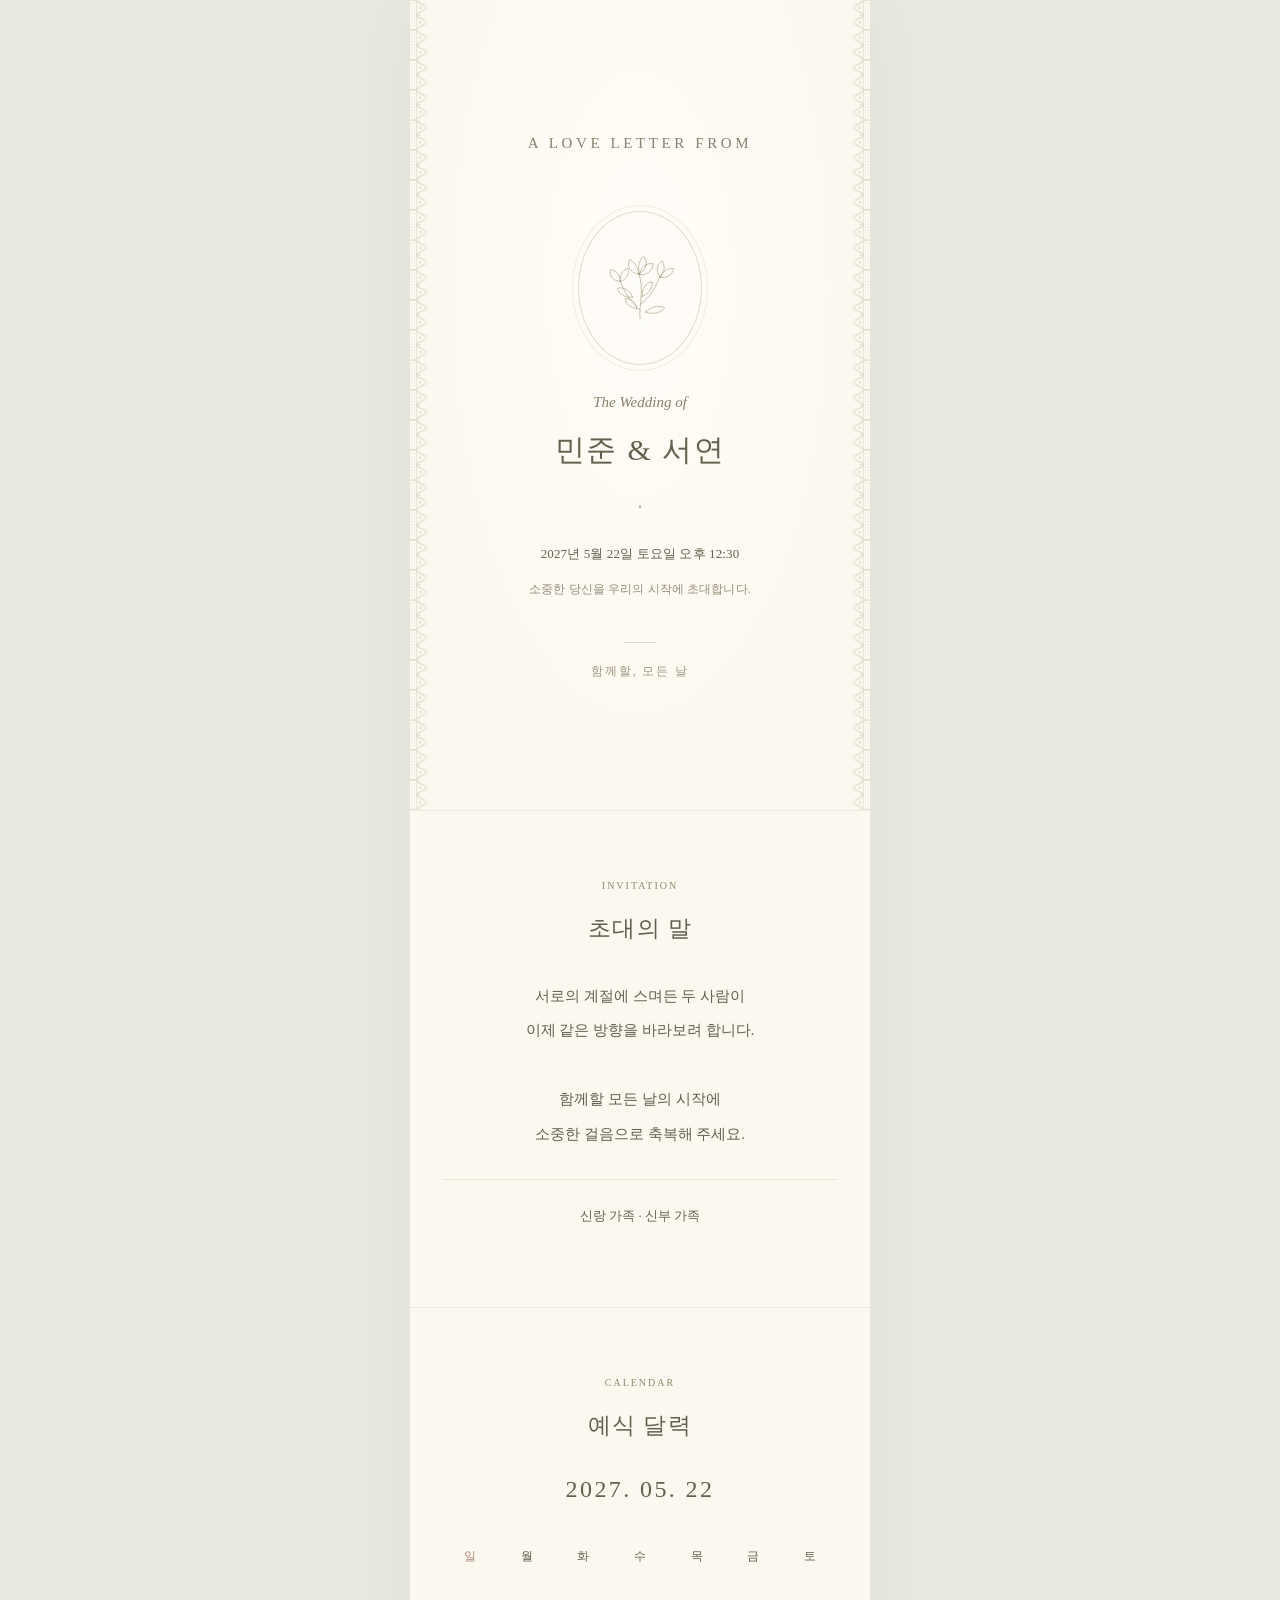
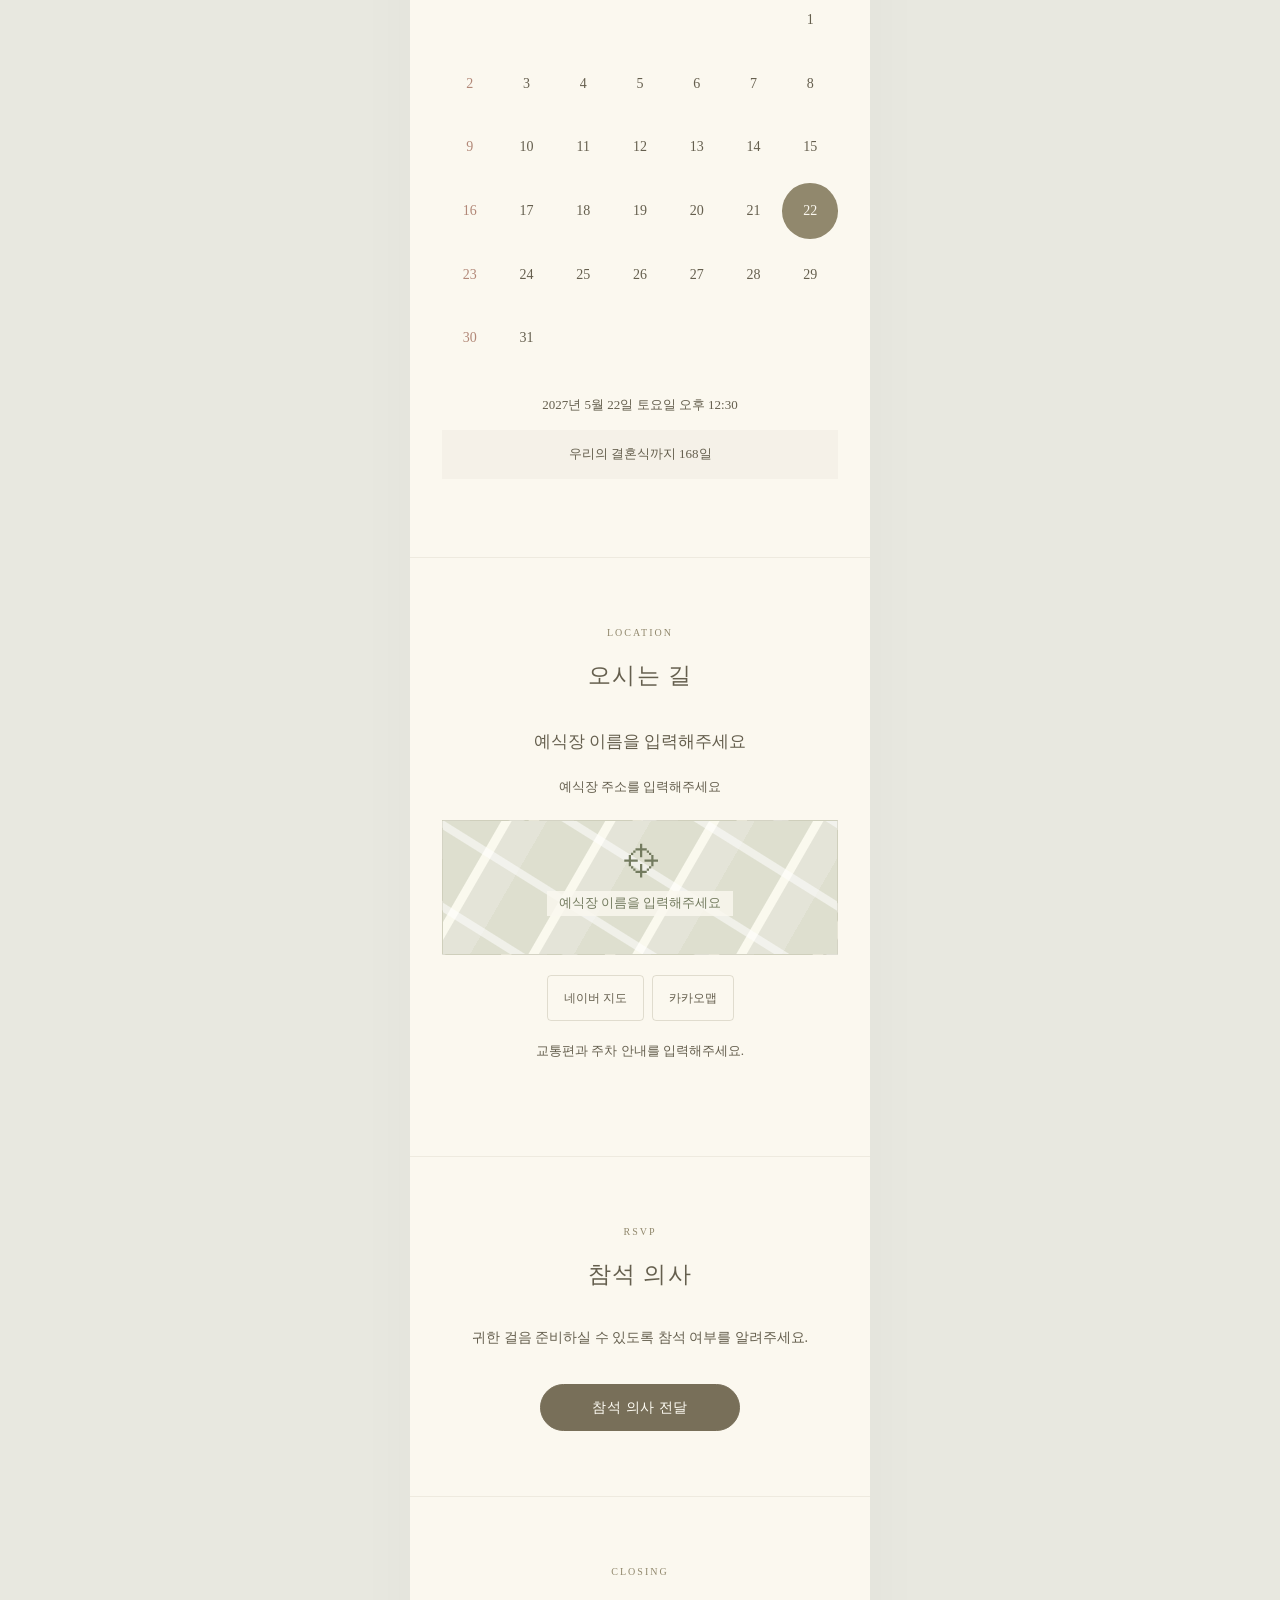
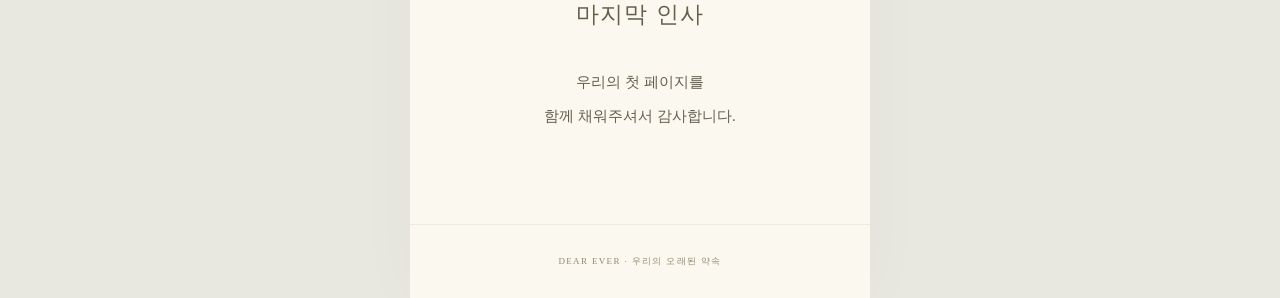
<file: index.html>
<!doctype html><html lang="ko"><head><meta charset="utf-8"><meta name="viewport" content="width=device-width,initial-scale=1"><meta name="robots" content="noindex,nofollow"><meta name="referrer" content="no-referrer"><meta name="theme-color" content="#fbf8ef"><meta http-equiv="Content-Security-Policy" content="default-src 'self'; script-src 'self' 'sha256-x/EDKF17f+eRYLRHVjGOKH3eHmFc6VSrVLssHuqJG+8='; style-src 'self' 'sha256-j2ZzaLNjehmA9NI8H657OjoMkmWNZz7yTxOC/TzUadI='; img-src 'self' data:; connect-src 'self'; frame-src https://www.youtube-nocookie.com https://script.google.com https://*.googleusercontent.com; object-src 'none'; base-uri 'none'; form-action 'self'"><title>소중한 당신을 초대합니다</title><style>:root{font-family:"Apple SD Gothic Neo","Malgun Gothic",sans-serif;color:#41463e;background:#f7f6f2;font-synthesis:none;--green:#465543;--line:#dedfd5;--muted:#777b71}*{box-sizing:border-box}body{margin:0}button,input,select,textarea{font:inherit}button,a,input,textarea,select{-webkit-tap-highlight-color:transparent}button,a{touch-action:manipulation}button{cursor:pointer;background:transparent;border:1px solid var(--line);border-radius:5px;color:inherit;padding:10px 15px;line-height:1.4}button:hover,a.soft-button:hover{background:#eaece3}button:disabled{opacity:.4;cursor:default}a{color:inherit;text-decoration:none}button:focus-visible,a:focus-visible{outline:3px solid #a69b68;outline-offset:3px}input,select,textarea{width:100%;border:1px solid #d8dace;border-radius:4px;background:#fffefa;color:#41463e;padding:13px;margin-top:9px;outline:none;min-height:46px}input:focus,select:focus,textarea:focus{border-color:#6e7c64;box-shadow:0 0 0 2px #6e7c641c}textarea{resize:vertical;line-height:1.8}input[type=checkbox]{width:19px;min-height:19px;margin:0 9px 0 0;accent-color:var(--green)}label{display:block;font-size:14px;line-height:1.8;margin-bottom:23px}h1,h2,h3,p{margin-top:0}h1,h2{font-family:"Iowan Old Style","Baskerville","AppleMyungjo","Batang",serif;font-weight:400}h2{font-size:26px}h3{font-size:16px;font-weight:500}.eyebrow{display:block;font-family:Georgia,serif;letter-spacing:.18em;font-size:12px;color:#7a806f}.primary{background:var(--green);color:#fffdf5;border-color:var(--green);padding:13px 23px}.primary:hover{background:#33422f}.soft-button{display:inline-block;border:1px solid #cfd4c7;background:#f4f4eb;border-radius:4px;padding:11px 16px;font-size:14px;text-align:center}.text-button{border:0;padding:8px 0;text-decoration:underline;text-underline-offset:5px;font-size:14px}.button-row{display:flex;align-items:center;gap:12px;flex-wrap:wrap}.app-header{height:98px;margin:0 4%;border-bottom:1px solid var(--line);display:flex;align-items:center;justify-content:space-between}.brand{font:italic 34px Georgia,serif;letter-spacing:-1.5px}.brand span{font:12px "Apple SD Gothic Neo",sans-serif;letter-spacing:.08em;display:block;margin-top:6px;color:var(--muted)}.header-actions{display:flex;gap:20px;align-items:center;font-size:14px}.header-actions button{border:0}.welcome{max-width:1210px;margin:auto;display:grid;grid-template-columns:1fr 1fr;gap:60px;align-items:center;padding:70px 55px 85px}.intro .eyebrow{margin-bottom:27px}.intro h1{font-size:clamp(30px,3.3vw,47px);line-height:1.6;letter-spacing:-2px;margin-bottom:24px}.intro em{font-style:normal;color:#79826c}.intro>p{color:var(--muted);line-height:2;font-size:15px;margin-bottom:36px}.intro-foot{display:flex;gap:18px;border-top:1px solid var(--line);margin-top:64px;padding-top:22px;font-size:12px;color:#79806f}.sample-wrap{position:relative;padding:24px 40px}.sample-wrap:before{content:"";position:absolute;inset:0;background:repeating-linear-gradient(90deg,#e9e8df 0,#f1f0e8 1px,#f1f0e8 5px);border-radius:48% 48% 3px 3px;transform:rotate(2deg)}.sample-note{position:relative;text-align:center;font:italic 15px Georgia,serif;margin:12px 0 23px;color:#7f826f}.sample{position:relative;border:1px solid #d7d5c8;box-shadow:0 14px 35px #3d3c2d16;transform:rotate(-2deg)}.sample .invite-section{padding:40px 25px 24px;min-height:550px}.sample .invite-footer{display:none}.sample .crest{width:135px;height:162px;margin:24px auto}.sample .section-cover h1{font-size:29px}.sample .seal{margin:24px auto 0}.app-footer{text-align:center;color:#8a8c7e;border-top:1px solid var(--line);padding:28px;font-size:12px;letter-spacing:.14em}.dashboard{max-width:1150px;margin:auto;padding:70px 35px 120px;min-height:75vh}.section-bar{display:flex;align-items:center;justify-content:space-between;margin-bottom:30px;gap:15px}.section-bar h1{margin:14px 0 0;font-size:36px}.invitation-list{display:grid;grid-template-columns:repeat(3,1fr);gap:22px}.invitation-card{padding:30px;border:1px solid var(--line);background:#fffdf8;border-radius:5px}.card-mark{font-size:65px;text-align:center;background:#eeeee3;margin-bottom:28px;padding:30px;color:#7a8066}.invitation-card h2{margin:15px 0 25px}.empty-state{grid-column:1/-1;padding:70px 20px;text-align:center;border:1px dashed var(--line);line-height:2;color:var(--muted)}.workspace{display:grid;grid-template-columns:250px minmax(320px,1fr) minmax(360px,1fr);min-height:calc(100vh - 98px)}.structure-panel{border-right:1px solid var(--line);padding:24px 19px;background:#f1f2eb}.panel-top>.text-button{font-size:12px;margin-bottom:33px;color:var(--muted)}.panel-top h2{margin:13px 0 9px;font-size:24px}.panel-top p{font-size:12px;color:var(--muted);line-height:1.8}.basic-button{text-align:left;width:100%;margin:18px 0 28px;background:#e7eadd;border-color:#dce1d1;font-size:14px}.compact{margin:0 4px 14px}.compact h3{font-size:13px;margin:0}.compact>span{font-size:12px;color:var(--muted)}.section-row{display:flex;align-items:center;border:1px solid transparent;margin:4px 0;border-radius:4px}.section-row.active{background:#fffef9;border-color:#d5d9c9;box-shadow:0 3px 8px #40492f05}.section-select{border:0;display:flex;align-items:center;gap:12px;text-align:left;flex:1;padding:13px 8px;font-size:14px}.section-select small{font-size:10px;color:#94998c}.row-number{font-family:Georgia,serif;color:#969d89;font-size:12px}.row-controls{display:flex;padding-right:4px}.row-controls button{padding:5px 4px;border:0;font-size:13px}.add-button{width:100%;border-style:dashed;margin-top:15px;font-size:13px;color:#758065}.privacy-note{border-top:1px solid var(--line);margin-top:32px;padding:20px 4px;color:#858b79;font-size:12px;line-height:1.9}.form-panel{background:#fffefa;padding:34px clamp(22px,3vw,45px)}.editor-toolbar{padding-bottom:24px;border-bottom:1px solid var(--line);margin-bottom:28px}.editor-toolbar h2{margin:13px 0 12px;font-size:27px}.editor-toolbar #save-status{font-size:12px;color:#858b79}.field-pair{display:grid;grid-template-columns:1fr 1fr;gap:15px}.field-hint{font-size:12px;color:#7a806e;line-height:1.9}.toggle-label{display:flex;align-items:center;margin-bottom:25px}.delete-button{border:0;padding-left:0;color:#977b70;font-size:12px;margin-top:20px}.publish-panel{border-top:1px solid var(--line);margin-top:35px;padding-top:25px}.publish-panel>p{font-family:"AppleMyungjo",serif;font-size:17px}.publish-panel>#responses-open{margin-top:25px}.publish-panel #published-tools{margin-top:25px;font-size:13px}.publish-panel #published-tools .button-row{font-size:12px}.preview-panel{background:repeating-linear-gradient(90deg,#ebece4 0,#f0f0e9 1px,#f0f0e9 6px);padding:28px 25px 40px;display:flex;flex-direction:column;align-items:center}.preview-label{width:100%;display:flex;justify-content:space-between;color:#818774;font-size:11px;letter-spacing:.13em;margin-bottom:25px}.phone{width:100%;max-width:360px;border:7px solid #fafaf5;border-radius:38px;background:#fffdf6;box-shadow:0 14px 45px #3b422523,0 0 0 1px #dadccf;overflow:hidden;position:sticky;top:20px}.phone-top{height:34px;display:flex;align-items:center;justify-content:space-between;padding:0 20px;font-size:10px;background:#f9f8f1}.phone-scroll{height:650px;overflow:auto;scrollbar-width:thin;scrollbar-color:#c9cdbc transparent}.preview-caption{margin-top:23px;color:#8c917f;font-family:"AppleMyungjo",serif;font-size:12px}.upload-thumbs{display:grid;grid-template-columns:repeat(3,1fr);gap:10px}.upload-thumbs img{width:100%;height:80px;object-fit:cover}.upload-thumbs button{width:100%;padding:4px;font-size:12px}.invitation{--paper:#fbf8ef;--ink:#655f4e;--tint:#eeecdf;--accent:#91886d;background:var(--paper);color:var(--ink);font-family:"Iowan Old Style","AppleMyungjo","Batang",serif;text-align:center;line-height:1.9}.theme-butter{--paper:#fff7d9;--tint:#eee3b4;--ink:#75653b;--accent:#a39461}.theme-rose{--paper:#fcf2ef;--tint:#efdfd9;--ink:#785c55;--accent:#b39486}.invite-section{position:relative;padding:55px 26px;background-color:var(--paper);overflow:hidden}.invite-section+.invite-section{border-top:1px solid #91886d20}.invite-section.style-tint{background:var(--tint)}.invite-section.style-frame{border:13px solid transparent;background:linear-gradient(var(--paper),var(--paper)) padding-box,repeating-conic-gradient(from 45deg,var(--accent) 0 25%,transparent 0 50%) 0/8px 8px border-box;outline:1px solid #91886d40;outline-offset:-20px}.invite-section.style-frame:before,.invite-section.style-frame:after{content:"❦";position:absolute;color:var(--accent);opacity:.6;font-size:26px;left:0;right:0;line-height:1;pointer-events:none}.invite-section.style-frame:before{top:12px}.invite-section.style-frame:after{bottom:12px;transform:rotate(180deg)}.invitation h1,.invitation h2{color:var(--ink)}.invitation h2{font-size:23px;margin:12px 0 28px;letter-spacing:.05em}.invitation .eyebrow{font-size:10px;color:var(--accent);letter-spacing:.2em}.section-cover{min-height:640px;display:flex;flex-direction:column;align-items:center;justify-content:center}.crest{width:150px;height:180px;margin:34px auto 20px;border:1px solid var(--accent);outline:1px solid var(--accent);outline-offset:6px;border-radius:50%;display:flex;flex-direction:column;align-items:center;justify-content:center;font:italic 31px Georgia,serif;color:var(--accent);background:radial-gradient(ellipse,#ffffff40,transparent);box-shadow:0 0 0 10px #91886d0b}.flourish{font-size:29px;font-style:normal}.script{font:italic 24px Georgia,serif;color:var(--accent);margin:8px 0}.section-cover h1{font-size:30px;letter-spacing:.09em;margin:14px 0}.section-cover>p:not(.eyebrow):not(.script){font-size:13px;line-height:1.8;margin:9px 0}.ornament{color:var(--accent);font-size:25px}.muted{opacity:.7;font-size:13px;line-height:1.8}.seal{border-radius:48% 52% 46% 54%;width:91px;height:88px;display:flex;align-items:center;justify-content:center;margin:30px auto 0;background:radial-gradient(circle at 40% 30%,#f8f1e3,#d8cdb7);border:5px double #e7ddc9;box-shadow:2px 5px 9px #6b604225,inset 0 0 0 3px #fcf8ec80;font-size:10px;color:#a29479;transform:rotate(-9deg);text-shadow:0 1px #fff9ec}.prose{white-space:pre-line;font-size:15px;line-height:2.3;margin:15px 0 25px}.family{font-size:13px;border-top:1px solid #91886d30;padding-top:24px;margin-top:28px;white-space:pre-line}.calendar-title{font:24px Georgia,serif;letter-spacing:.1em}.calendar{display:grid;grid-template-columns:repeat(7,1fr);gap:8px 1px;margin:26px 0;font-family:Georgia,serif}.calendar span{display:flex;align-items:center;justify-content:center;aspect-ratio:1;font-size:14px}.calendar .week{font-size:12px}.calendar span:nth-child(7n+1){color:#b28878}.calendar .selected-day{border-radius:50%;background:var(--accent);color:var(--paper)}.calendar+p{font-size:13px}.countdown{font-size:13px;background:#91886d0e;padding:12px}.gallery{display:grid;grid-template-columns:repeat(2,1fr);gap:7px}.photo-button{padding:0;border:0;border-radius:0;overflow:hidden;line-height:0}.photo-button img{width:100%;height:180px;object-fit:cover}.photo-placeholder{grid-column:1/-1;display:flex;align-items:center;justify-content:center;min-height:180px;border:1px solid #91886d30;background:linear-gradient(135deg,#91886d10,transparent);font-size:12px;color:var(--accent)}.section-location h3{font-size:17px}.section-location>p{font-size:13px}.map-card{min-height:135px;background:repeating-linear-gradient(32deg,transparent 0 35px,#fff8 36px 43px,transparent 44px 70px),repeating-linear-gradient(120deg,#dedfcf 0 50px,#faf9ee 51px 59px,#e4e4d8 60px 90px);border:1px solid #91886d30;margin:20px 0;color:#737b5f;padding:22px}.map-pin{font-size:36px;line-height:1}.map-card p{font-size:13px;background:#fbf8efcf;display:table;margin:8px auto 0;padding:0 12px}.invitation .button-row{justify-content:center;gap:8px}.invitation .soft-button{font-size:12px;background:transparent;border-color:#91886d40;color:var(--ink)}details{text-align:left;border:1px solid #91886d30;margin:14px 0;padding:13px 15px;border-radius:4px;font-size:14px}summary{cursor:pointer}details p{overflow-wrap:anywhere}.section-contact .soft-button{margin:5px}.section-rsvp>p{font-size:14px}.rsvp-form{text-align:left;margin-top:25px;font-family:"Apple SD Gothic Neo",sans-serif}.rsvp-form select,.rsvp-form>input{margin-bottom:10px}.rsvp-form label{font-size:12px;margin-bottom:15px}.rsvp-form label:has([type=checkbox]){display:flex;align-items:flex-start;line-height:1.8}.rsvp-form input[type=checkbox]{flex:none;margin-top:3px}.rsvp-form button{width:100%}.rsvp-form p{font-size:13px}iframe{width:100%;aspect-ratio:16/9;border:0}.invite-footer{padding:30px 15px;font:9px Georgia,serif;letter-spacing:.15em;color:var(--accent);border-top:1px solid #91886d20}.guest-body{background:#e8e8e0}.guest-body>main{max-width:460px;margin:auto;min-height:100vh;box-shadow:0 0 60px #00000008}.loading{text-align:center;padding:100px 25px;font-size:16px;line-height:2}.guest-body .section-cover{min-height:90svh}.guest-body .invite-section{padding:65px 32px}.guest-body .section-cover h1{font-size:35px}.guest-body .section-cover p{font-size:15px}.lightbox{max-width:95vw;width:auto;background:#242721;color:white;border:0;border-radius:0;padding:12px}.lightbox img{display:block;max-width:85vw;max-height:80svh;object-fit:contain}.lightbox button{color:white;display:block;margin:0 0 10px auto}dialog{border:1px solid #dbdece;border-radius:9px;background:#fffdf7;color:#41463e;padding:42px;width:calc(100% - 32px);max-width:490px;max-height:90svh;overflow:auto;box-shadow:0 25px 80px #0002}dialog::backdrop{background:#353e3480;backdrop-filter:blur(4px)}dialog h2{margin:15px 0;font-size:27px}dialog>p{color:var(--muted);font-size:14px;line-height:1.9}dialog form{margin-top:24px}dialog form .primary{width:100%}.dialog-close{position:absolute;right:12px;top:8px;border:0;font-size:24px;padding:4px 10px}#auth-error{color:#9d6353;font-size:14px;line-height:1.8}.block-picker{display:grid;grid-template-columns:1fr 1fr;gap:10px;margin-top:25px}.block-option{text-align:left;padding:17px 14px;display:flex;align-items:center;gap:12px}.block-option span{color:#929d7c}.block-option strong{font-size:14px;font-weight:400}.response-row{border-top:1px solid var(--line);padding:18px 0;font-size:14px}.response-row p{margin:8px 0}.response-row small{color:var(--muted)}#toast{position:fixed;bottom:28px;left:50%;transform:translateX(-50%);background:#34422f;color:#fff;padding:14px 24px;border-radius:7px;box-shadow:0 8px 30px #0002;font-size:14px;z-index:20;max-width:90%;width:max-content;line-height:1.7}[hidden]{display:none!important}@media(min-width:1500px){.workspace{grid-template-columns:280px minmax(400px,1fr) minmax(450px,1fr)}.form-panel{padding:40px 70px}}@media(max-width:1100px){.workspace{grid-template-columns:210px minmax(300px,1fr) 350px}.structure-panel{padding:20px 12px}.form-panel{padding:28px 22px}.preview-panel{padding:25px 14px}.phone-scroll{height:600px}.welcome{gap:30px;padding:55px 35px}.sample-wrap{padding:24px}.intro-foot{flex-direction:column;gap:12px}}@media(max-width:900px){.workspace{grid-template-columns:200px 1fr}.preview-panel{grid-column:1/-1;padding:30px}.phone{position:static}.phone-scroll{height:650px}.preview-label{max-width:360px}.invitation-list{grid-template-columns:1fr 1fr}}@media(max-width:640px){.app-header{height:80px;margin:0 20px}.brand{font-size:29px}.brand span{font-size:10px}.header-actions{gap:8px}.header-actions #user-name{display:none}.welcome{grid-template-columns:1fr;padding:55px 25px 45px;gap:45px}.intro h1{font-size:35px}.intro>p{font-size:14px}.intro-foot{flex-direction:row;gap:12px;font-size:10px;margin-top:35px}.sample-wrap{max-width:390px;margin:auto;width:100%;padding:20px 30px}.dashboard{padding:45px 20px;min-height:80vh}.section-bar h1{font-size:30px}.section-bar>.primary{font-size:12px;padding:12px}.invitation-list{grid-template-columns:1fr}.workspace{display:flex;flex-direction:column}.structure-panel{padding:20px;border-right:0;border-bottom:1px solid var(--line)}.panel-top>.text-button{margin:0 0 15px}.panel-top .eyebrow,.panel-top p,.privacy-note{display:none}.panel-top h2{margin-top:0}.basic-button{margin:8px 0 18px}.section-row{min-width:180px;flex:none;margin:0}.section-select{padding:11px 6px}#section-list{display:flex;overflow-x:auto;gap:10px;padding:2px 0 12px}.add-button{margin-top:5px}.form-panel{padding:30px 23px}.preview-panel{padding:30px 25px}.phone-scroll{height:620px}dialog{padding:35px 24px}.guest-body .invite-section{padding:55px 28px}.app-footer{font-size:10px}}
@media(prefers-reduced-motion:reduce){*{scroll-behavior:auto!important}}
/* Keep the settings toolbar readable on narrow mobile screens. */
.brand{white-space:nowrap;flex-shrink:0}
@media(max-width:640px){.app-header{height:auto;min-height:100px;flex-wrap:wrap;gap:15px;padding:17px 0}.header-actions{width:100%;display:grid;grid-template-columns:1fr 1fr 1.3fr;gap:8px}.header-actions button{font-size:12px;padding:10px 8px;white-space:nowrap}.brand{font-size:29px}}

/* A quiet, circular loading moment before the invitation opens. */
.invitation-loader{
  min-height:100vh;
  min-height:100svh;
  display:flex;
  flex-direction:column;
  align-items:center;
  justify-content:center;
  gap:28px;
  padding:32px;
  background:#fbf8ef;
  color:#91886d;
}
.loader-ring{position:relative;width:160px;height:160px;display:grid;place-items:center}
.loader-progress{position:absolute;inset:0;width:100%;height:100%;fill:none;stroke-width:1.5}
.loader-track{stroke:#e7e0d0}
.loader-arc{
  stroke:#a29677;
  stroke-linecap:round;
  stroke-dasharray:112 341;
  transform-origin:80px 80px;
  animation:invitation-ring-turn 4.5s linear infinite;
}
.loader-text{
  font:italic 18px Georgia,"Iowan Old Style",serif;
  letter-spacing:.06em;
  animation:invitation-loading-pulse 3.2s ease-in-out infinite;
}
.invitation-loader noscript{max-width:280px;text-align:center;font-size:14px;line-height:1.8}
@keyframes invitation-ring-turn{from{transform:rotate(-90deg)}to{transform:rotate(270deg)}}
@keyframes invitation-loading-pulse{0%,100%{opacity:1}50%{opacity:.3}}
@media(prefers-reduced-motion:reduce){.loader-arc,.loader-text{animation:none}}

/* Fine thread and botanical linework, sized against the mobile invitation. */
.invite-section.style-frame{border:0;outline:0;background:var(--paper);padding-left:36px;padding-right:36px}
.invite-section.style-frame:before,.invite-section.style-frame:after{content:"";top:0;bottom:0;width:22px;height:auto;left:0;right:auto;opacity:.65;background:url('[data-uri]') left top/22px 30px repeat-y;font-size:0;transform:none}
.invite-section.style-frame:after{left:auto;right:0;transform:scaleX(-1)}
.section-cover{gap:0;background:radial-gradient(ellipse at 50% 35%,#fffdf8,var(--paper) 72%)}
.section-cover>.eyebrow{font-size:10px;letter-spacing:.24em;line-height:2;color:#89816f}
.crest{width:124px;height:154px;margin:38px auto 25px;border:1px solid #c6bca780;outline:1px solid #c6bca740;outline-offset:5px;border-radius:50%;box-shadow:none;background:transparent}
.crest img{display:block;width:110px;height:95px;object-fit:contain}
.section-cover .script{font-size:22px;font-weight:400;color:#8c806c;margin:4px 0 13px}
.section-cover h1,.guest-body .section-cover h1{font-size:30px;letter-spacing:.06em;line-height:1.7;font-weight:400;margin:0 0 12px}
.section-cover .ornament{font-size:20px;color:#b2a58a;line-height:1;margin:10px 0 19px}
.section-cover>p:not(.eyebrow):not(.script),.guest-body .section-cover>p:not(.eyebrow):not(.script){font-size:13px;line-height:2;letter-spacing:.01em;margin:5px 0}
.section-cover>.muted{font-size:12px!important;color:#968c79;opacity:1}
.section-cover .seal{width:auto;height:auto;border:0;border-radius:0;background:transparent;box-shadow:none;text-shadow:none;transform:none;font-family:"AppleMyungjo","Batang",serif;font-size:12px;letter-spacing:.15em;color:#a19680;margin:36px auto 0;padding-top:18px;position:relative}
.section-cover .seal:before{content:"";position:absolute;top:0;left:calc(50% - 16px);width:32px;border-top:1px solid #c6bca780}
.invitation-loader{background:radial-gradient(ellipse at 50% 43%,#fffdf8 0,#fbf8ef 68%);color:#91816b}
.loader-ring{width:122px;height:122px}
.loader-progress{stroke-width:1}
.loader-track{stroke:#e8dfd0}
.loader-arc{stroke:#a49378;stroke-dasharray:92 361;animation-duration:5.5s}
.loader-text{font-size:17px;font-weight:400;letter-spacing:.035em;animation-duration:3.8s}
@keyframes invitation-loading-pulse{0%,100%{opacity:.95}50%{opacity:.35}}
.local-preview-tools{position:fixed;bottom:16px;left:50%;transform:translateX(-50%);display:flex;align-items:center;gap:18px;z-index:5;background:#fffdf7ed;border:1px solid #d9d2c2;border-radius:30px;box-shadow:0 4px 20px #60574015;padding:9px 15px;font:12px "Apple SD Gothic Neo",sans-serif;color:#81755f;white-space:nowrap;backdrop-filter:blur(8px)}
.local-preview-tools label{position:relative;cursor:pointer;overflow:hidden;margin:0;font-size:12px;border-left:1px solid #d9d2c2;padding-left:16px;color:#514b40}
.local-preview-tools input{position:absolute;inset:0;width:100%;height:100%;margin:0;padding:0;opacity:0;cursor:pointer}
.local-preview-tools label:focus-within{outline:2px solid #91886d;outline-offset:4px}
.rsvp-open-button{margin-top:18px;min-width:200px;font-family:"Apple SD Gothic Neo",sans-serif;font-size:14px;background:#786f59;border-color:#786f59;border-radius:28px;letter-spacing:.03em}
.rsvp-open-button:hover{background:#655c49}
.rsvp-dialog{padding:38px 26px 26px;max-width:440px;border-radius:16px}
.rsvp-dialog h2{font-size:25px;margin:12px 0 16px}
.rsvp-dialog>p{line-height:1.8;font-size:14px}
.rsvp-local-form label{margin-bottom:16px}
.rsvp-local-form .rsvp-consent{display:flex;align-items:flex-start;font-size:12px;line-height:1.8;margin:22px 0 12px}
.rsvp-consent input{flex:none;margin-top:3px}
.rsvp-local-form .primary{border-radius:25px;background:#786f59;border-color:#786f59}
.rsvp-feedback{font-size:13px;line-height:1.8;color:#75664c;margin:15px 0 0}
.rsvp-dialog .rsvp-embed{display:block;width:100%;height:590px;max-height:65svh;aspect-ratio:auto;border:0;margin-top:15px}
.row-controls .section-remove{color:#97695c;font-size:12px;padding:7px 6px;margin-left:3px;white-space:nowrap}
.row-controls .section-remove:hover{background:#f3e8e1}
@media(max-width:640px){.section-row{min-width:225px}}
.photo-library{border-top:1px solid var(--line);margin-top:28px;padding-top:23px}
.photo-library h3{font-size:15px;margin-bottom:10px}
.upload-thumbs button{line-height:1.6}
@media(max-width:640px){.app-header .header-actions{width:auto;margin-left:auto;grid-template-columns:auto}.app-header .header-actions .primary{min-width:80px;padding:11px 20px;font-size:14px}}
.design-picker{margin:26px 0 22px}
.design-picker>h3{font-size:16px;margin-bottom:8px}
.design-grid{display:grid;grid-template-columns:repeat(2,minmax(0,1fr));gap:14px;margin-top:18px}
.design-card{overflow:hidden;border:1px solid #dedbcf;border-radius:9px;background:#fffefa}
.design-card.is-selected{border-color:#68775d;box-shadow:0 0 0 1px #68775d}
.design-thumbnail{height:215px;position:relative;overflow:hidden;background:#edece4;border-bottom:1px solid #dedbcf;pointer-events:none}
.design-thumbnail>.invitation{position:absolute;top:0;left:50%;width:320px;transform:translateX(-50%) scale(.44);transform-origin:top center}
.design-thumbnail .invite-footer{display:none}
.design-thumbnail .invite-section.section-cover{min-height:490px;padding:32px 28px}
.design-thumbnail .section-cover>.eyebrow{margin-bottom:12px}
.design-thumbnail .crest{margin-top:18px;margin-bottom:16px}
.design-thumbnail .section-cover .seal{margin-top:20px}
.design-card-info{padding:13px 12px}
.design-card-info h4{font-size:14px;font-weight:500;margin:0 0 5px}
.design-card-info p{font-size:12px;color:#7a806e;line-height:1.6;margin:0 0 12px;min-height:38px}
.design-apply{display:block;width:100%;font-size:13px;padding:8px;border-radius:5px}
.design-apply[aria-pressed=true]{background:#465543;color:#fffdf5;border-color:#465543}
@media(max-width:380px){.design-grid{gap:9px}.design-card-info{padding:11px 9px}.design-card-info p{font-size:11px}}

.design-lace-letter{--paper:#fbf8ef;--ink:#655f4e;--tint:#eeecdf;--accent:#91886d}
.design-lace-letter .section-cover{background:radial-gradient(ellipse at 50% 35%,#fffdf8,var(--paper) 72%)}
.design-lace-letter .section-cover h1{letter-spacing:.06em}

.design-butter-letter{--paper:#fff6d9;--ink:#71613c;--tint:#f3e6b9;--accent:#a08d56}
.design-butter-letter .section-cover{background:linear-gradient(150deg,#fff9e6,#f7ecc6);border:12px solid #fff9e6;outline:1px solid #b9a77566;outline-offset:-22px;min-height:680px}
.design-butter-letter .section-cover:before,.design-butter-letter .section-cover:after{display:none}
.design-butter-letter .crest{order:6;width:88px;height:88px;border-radius:50%;background:radial-gradient(circle at 35% 30%,#fdf6e4,#e0cda3);border:5px double #f7edcf;outline:0;box-shadow:2px 5px 10px #78603020;margin:32px auto 10px}
.design-butter-letter .crest img{width:60px;height:68px;opacity:.75}
.design-butter-letter .section-cover>.eyebrow{font-size:10px;letter-spacing:.18em;margin-bottom:25px}
.design-butter-letter .section-cover .script{font-size:30px;color:#9a8450;margin-bottom:14px}
.design-butter-letter .section-cover h1{font-size:32px;letter-spacing:.04em;margin-bottom:12px}
.design-butter-letter .section-cover .seal{order:7;margin-top:8px;padding-top:0}
.design-butter-letter .section-cover .seal:before{display:none}
.design-butter-letter .gallery{gap:10px}
.design-butter-letter .photo-button{border-radius:70px 70px 3px 3px}

.design-rose-bloom{--paper:#fcf3ef;--ink:#795a55;--tint:#efddd6;--accent:#ab8277}
.design-rose-bloom .section-cover{background:#fcf3ef;border:18px solid #f2e3dd;outline:1px solid #c49f9380;outline-offset:-27px;min-height:680px}
.design-rose-bloom .section-cover:before,.design-rose-bloom .section-cover:after{display:none}
.design-rose-bloom .crest{width:150px;height:170px;border-radius:90px 90px 4px 4px;outline:1px solid #c49f9360;outline-offset:7px;border-color:#bd9688;background:linear-gradient(#f8ece7,#f1dfd6);margin-top:30px}
.design-rose-bloom .crest img{width:125px;height:110px;opacity:.8}
.design-rose-bloom .section-cover .script{font-size:25px;color:#aa7e73}
.design-rose-bloom .section-cover h1{font-size:30px;letter-spacing:.09em}
.design-rose-bloom .section-cover .seal{color:#ac887b}
.design-rose-bloom .gallery{gap:8px}
.design-rose-bloom .photo-button{border-radius:6px}
.design-rose-bloom .invite-section h2{letter-spacing:.08em}

.design-modern-vow{--paper:#fafaf7;--ink:#333f3c;--tint:#e9ede8;--accent:#76867d;font-family:"Apple SD Gothic Neo","Malgun Gothic",sans-serif}
.design-modern-vow .section-cover{background:#fafaf7;border:0;outline:0;align-items:flex-start;text-align:left;padding:70px 40px;min-height:680px}
.design-modern-vow .section-cover:before,.design-modern-vow .section-cover:after{display:none}
.design-modern-vow .section-cover>.eyebrow{font-family:Arial,sans-serif;font-size:9px;letter-spacing:.22em;color:#76867d;margin-bottom:60px}
.design-modern-vow .crest{display:none}
.design-modern-vow .section-cover .script{font-family:Georgia,serif;font-style:normal;font-size:46px;line-height:1.15;max-width:200px;margin:0 0 28px;color:#42514b}
.design-modern-vow .section-cover h1{font-family:"Apple SD Gothic Neo","Malgun Gothic",sans-serif;font-size:28px;letter-spacing:-.03em;margin:0 0 15px}
.design-modern-vow .section-cover .ornament{width:44px;height:1px;overflow:hidden;background:#76867d;margin:15px 0 25px}
.design-modern-vow .section-cover .seal{margin:50px 0 0;padding-top:0;font-family:inherit;letter-spacing:.04em;color:#76867d}
.design-modern-vow .section-cover .seal:before{display:none}
.design-modern-vow .invite-section h2{font-family:inherit;font-size:22px;letter-spacing:-.03em}
.design-modern-vow .gallery{gap:4px}
.design-modern-vow .photo-button{border-radius:0}
</style></head><body class="guest-body"><main id="invitation"><div class="invitation-loader" role="status" aria-live="polite" aria-busy="true"><div class="loader-ring"><svg class="loader-progress" viewBox="0 0 160 160" aria-hidden="true" focusable="false"><circle class="loader-track" cx="80" cy="80" r="72"/><circle class="loader-arc" cx="80" cy="80" r="72"/></svg><span class="loader-text">Loading...</span></div><noscript>초대장을 열려면 브라우저에서 JavaScript를 허용해주세요.</noscript></div></main><dialog id="unlock-dialog"><span class="eyebrow">A PRIVATE LETTER</span><h2>당신에게 보낸 초대장</h2><p>초대받으신 비밀번호로 편지를 열어주세요.</p><form id="unlock-form"><label>열람 비밀번호<input id="unlock-password" type="password" autocomplete="off" required></label><button id="unlock-submit" class="primary">초대장 열기</button><p id="unlock-status" role="alert"></p></form></dialog><script>(async()=>{
"use strict";
// Generated from designs/catalog.json. Do not edit directly.
const designTemplates=[{"id":"lace-letter","version":1,"name":"레이스 레터","description":"아이보리 종이, 섬세한 레이스와 식물 장식","legacyTheme":"lace"},{"id":"butter-letter","version":1,"name":"버터 레터","description":"버터빛 편지지와 둥근 봉인 장식","legacyTheme":"butter"},{"id":"rose-bloom","version":1,"name":"로즈 블룸","description":"로즈 페이퍼와 아치 프레임의 로맨틱한 초대","legacyTheme":"rose"},{"id":"modern-vow","version":1,"name":"모던 보우","description":"넓은 여백과 또렷한 글자가 있는 모던한 약속","legacyTheme":"lace"}];



function resolveDesign(doc){return designTemplates.find(d=>d.id===doc.designId)||designTemplates.find(d=>d.legacyTheme===doc.theme)||designTemplates[0];}
function applyDesign(doc,id){const design=designTemplates.find(d=>d.id===id);if(!design)throw Error('등록된 디자인만 적용할 수 있어요.');doc.designId=design.id;doc.theme=design.legacyTheme;return design;}

const labels={cover:'표지',invitation:'초대의 말',calendar:'예식 달력',gallery:'사진 갤러리',location:'오시는 길',accounts:'마음 전하실 곳',notice:'안내 사항',rsvp:'참석 의사',video:'식전 영상',contact:'연락처',closing:'마지막 인사'};
const fields={cover:{eyebrow:'상단 문구',subtitle:'하단 문구'},invitation:{heading:'제목',body:'초대 문구',family:'가족 소개'},calendar:{heading:'제목'},gallery:{heading:'제목'},location:{heading:'제목',venue:'예식장 · 홀',address:'주소',transport:'교통 · 주차 안내'},accounts:{heading:'제목',groom:'신랑측 (은행 · 계좌 · 예금주)',bride:'신부측 (은행 · 계좌 · 예금주)'},notice:{heading:'제목',body:'안내 내용'},rsvp:{heading:'제목',body:'안내 문구',endpoint:'Google Sheets 접수 주소 (Apps Script /exec)'},video:{heading:'제목',youtube:'YouTube 영상 ID (11자리)'},contact:{heading:'제목',groom:'신랑 전화번호',bride:'신부 전화번호'},closing:{heading:'제목',body:'감사 인사'}};
function section(type){return {id:crypto.randomUUID(),type,enabled:true,style:type==='cover'?'frame':'paper',data:{heading:labels[type],...(type==='cover'?{eyebrow:'A LOVE LETTER FROM',subtitle:'소중한 당신을 우리의 시작에 초대합니다.'}:{}),...(type==='invitation'?{body:'서로의 계절에 스며든 두 사람이\n이제 같은 방향을 바라보려 합니다.\n\n함께할 모든 날의 시작에\n소중한 걸음으로 축복해 주세요.',family:'신랑 가족 · 신부 가족'}:{}),...(type==='gallery'?{photoIds:[]}:{}),...(type==='location'?{venue:'예식장 이름을 입력해주세요',address:'예식장 주소를 입력해주세요',transport:'교통편과 주차 안내를 입력해주세요.'}:{}),...(type==='rsvp'?{body:'귀한 걸음 준비하실 수 있도록 참석 여부를 알려주세요.'}:{}),...(type==='closing'?{body:'우리의 첫 페이지를\n함께 채워주셔서 감사합니다.'}:{})}};}
function newDocument(){return {title:'우리의 결혼식',partner1:'민준',partner2:'서연',date:'2027-05-22T12:30',theme:'lace',designId:'lace-letter',photos:[],sections:['cover','invitation','calendar','gallery','location','accounts','rsvp','closing'].map(section)};}

function addPhoto(doc,src){
 doc.photos||=[];const existing=doc.photos.find(p=>p.src===src);if(existing)return existing.id;
 if(doc.photos.length>=100)throw Error('사진 보관함은 최대 100장까지 보관할 수 있어요.');
 const photo={id:crypto.randomUUID(),src};doc.photos.push(photo);return photo.id;
}
function normalizeDocumentPhotos(doc){
 doc.photos||=[];
 for(const section of doc.sections){
  if(Array.isArray(section.data.images)){
   section.data.photoIds=[...new Set([...(section.data.photoIds||[]),...section.data.images.map(src=>addPhoto(doc,src))])];
   delete section.data.images;
  }
 }
 return doc;
}
function galleryPhotos(doc,section){
 return (section.data.photoIds||[]).map(id=>doc.photos?.find(p=>p.id===id)).filter(Boolean);
}


// The password and derived key never leave this browser and are never stored in JSON.
const encoder=new TextEncoder(),decoder=new TextDecoder();
const b64=bytes=>{let s='';for(let i=0;i<bytes.length;i+=8192)s+=String.fromCharCode(...bytes.subarray(i,i+8192));return btoa(s);};
const unb64=value=>{if(typeof value!=='string'||!/^[A-Za-z0-9+/]*={0,2}$/.test(value))throw Error('올바르지 않은 암호화 파일입니다.');return Uint8Array.from(atob(value),c=>c.charCodeAt(0));};
const aad=encoder.encode('dear-ever:v1');
async function derive(password,salt,usage){const material=await crypto.subtle.importKey('raw',encoder.encode(password),'PBKDF2',false,['deriveKey']);return crypto.subtle.deriveKey({name:'PBKDF2',salt,iterations:600000,hash:'SHA-256'},material,{name:'AES-GCM',length:256},false,[usage]);}
async function encryptDocument(doc,password){if(password.length<12)throw Error('비밀번호는 12자 이상으로 설정해주세요.');const salt=crypto.getRandomValues(new Uint8Array(16)),iv=crypto.getRandomValues(new Uint8Array(12));const key=await derive(password,salt,'encrypt');const ciphertext=await crypto.subtle.encrypt({name:'AES-GCM',iv,additionalData:aad},key,encoder.encode(JSON.stringify(doc)));return {format:'dear-ever',version:1,encrypted:true,algorithm:'AES-256-GCM',kdf:'PBKDF2-SHA256',iterations:600000,salt:b64(salt),iv:b64(iv),ciphertext:b64(new Uint8Array(ciphertext))};}
async function decryptDocument(file,password){if(file.format!=='dear-ever'||file.version!==1||file.algorithm!=='AES-256-GCM'||file.kdf!=='PBKDF2-SHA256'||file.iterations!==600000)throw Error('지원하지 않는 암호화 파일입니다.');const salt=unb64(file.salt),iv=unb64(file.iv);if(salt.length!==16||iv.length!==12)throw Error('손상된 암호화 파일입니다.');try{const key=await derive(password,salt,'decrypt');return JSON.parse(decoder.decode(await crypto.subtle.decrypt({name:'AES-GCM',iv,additionalData:aad},key,unb64(file.ciphertext))));}catch{throw Error('비밀번호가 다르거나 파일이 손상되었습니다.');}}
function publicDocument(doc){return {format:'dear-ever',version:1,encrypted:false,document:doc};}
function validateDocument(doc){
 const types=['cover','invitation','calendar','gallery','location','accounts','notice','rsvp','video','contact','closing'];
 if(!doc||typeof doc!=='object'||typeof doc.title!=='string'||!doc.title.trim()||doc.title.length>80||!['lace','butter','rose'].includes(doc.theme)||typeof doc.date!=='string'||!/^\d{4}-\d{2}-\d{2}T\d{2}:\d{2}$/.test(doc.date)||!Number.isFinite(Date.parse(doc.date+'+09:00'))||!Array.isArray(doc.sections)||doc.sections.length<1||doc.sections.length>30)throw Error('청첩장 파일 형식을 확인해주세요.');
 if(doc.designId!==undefined&&(typeof doc.designId!=='string'||!/^[a-z][a-z0-9-]{1,59}$/.test(doc.designId)))throw Error('디자인 형식이 올바르지 않습니다.');
 for(const k of ['partner1','partner2'])if(typeof doc[k]!=='string'||doc[k].length>40)throw Error('이름 형식이 올바르지 않습니다.');
 const imageOk=x=>typeof x==='string'&&x.length<=1500000&&/^data:image\/(jpeg|png|webp);base64,[A-Za-z0-9+/=]+$/.test(x);
 const photoIds=new Set();
 if(doc.photos!==undefined){if(!Array.isArray(doc.photos)||doc.photos.length>100)throw Error('사진 보관함 형식이 올바르지 않습니다.');for(const p of doc.photos){if(!p||typeof p.id!=='string'||!p.id||p.id.length>100||photoIds.has(p.id)||!imageOk(p.src))throw Error('보관된 사진 형식이 올바르지 않습니다.');photoIds.add(p.id);}}
 const ids=new Set();for(const s of doc.sections){if(!s||typeof s.id!=='string'||s.id.length>100||ids.has(s.id)||!types.includes(s.type)||!['paper','tint','frame'].includes(s.style)||typeof s.enabled!=='boolean'||!s.data||typeof s.data!=='object'||Array.isArray(s.data))throw Error('페이지 형식이 올바르지 않습니다.');ids.add(s.id);for(const [k,v]of Object.entries(s.data)){if(k==='photoIds'){if(!Array.isArray(v)||v.length>10||new Set(v).size!==v.length||v.some(id=>!photoIds.has(id)))throw Error('페이지 사진 연결이 올바르지 않습니다.');}else if(k==='images'){if(!Array.isArray(v)||v.length>10||v.some(x=>typeof x!=='string'||x.length>1500000||!/^data:image\/(jpeg|png|webp);base64,[A-Za-z0-9+/=]+$/.test(x)))throw Error('사진 형식이 올바르지 않습니다.');}else if(typeof v!=='string'||v.length>4000)throw Error('입력 내용이 너무 길거나 형식이 다릅니다.');}}
 return normalizeDocumentPhotos(doc);
}
function readPublic(file){if(file.format!=='dear-ever'||file.version!==1||file.encrypted!==false)throw Error('지원하지 않는 JSON 파일입니다.');return validateDocument(file.document);}

// Local editor drafts stay in this browser. Nothing is uploaded by this module.
let draftDatabase;
function openDraftDatabase(){
 if(!draftDatabase)draftDatabase=new Promise((resolve,reject)=>{
  if(typeof indexedDB==='undefined'){reject(Error('이 브라우저에서 자동 저장을 사용할 수 없습니다.'));return;}
  const folder=new URL('.',location.href).pathname;
  const request=indexedDB.open('dear-ever-draft:'+folder,1);
  request.onupgradeneeded=()=>request.result.createObjectStore('drafts');
  request.onsuccess=()=>{const db=request.result;db.onversionchange=()=>db.close();resolve(db);};
  request.onerror=()=>reject(Error('저장 공간에 접근하지 못했습니다. 브라우저 설정을 확인해주세요.'));
  request.onblocked=()=>reject(Error('다른 편집 창을 닫고 다시 열어주세요.'));
 });
 return draftDatabase;
}
async function loadDraft(){
 const db=await openDraftDatabase();return new Promise((resolve,reject)=>{
  const tx=db.transaction('drafts','readonly'),request=tx.objectStore('drafts').get('current');
  request.onsuccess=()=>resolve(request.result||null);request.onerror=()=>reject(request.error);tx.onabort=()=>reject(tx.error||Error('저장된 내용을 불러오지 못했습니다.'));
 });
}
async function saveDraft(document){
 const snapshot=structuredClone(document),db=await openDraftDatabase();return new Promise((resolve,reject)=>{
  const tx=db.transaction('drafts','readwrite');tx.objectStore('drafts').put(snapshot,'current');
  tx.oncomplete=()=>resolve();tx.onabort=tx.onerror=()=>reject(tx.error||Error('자동 저장하지 못했습니다. 저장 공간을 확인해주세요.'));
 });
}
function createDraftSaver(write,onStatus){
 let pending=null,running=null;
 async function drain(){
  while(pending){const value=pending;pending=null;try{await write(value);}catch(error){pending=pending||value;onStatus('error',error);throw error;}}
  onStatus('saved');
 }
 return {
  save(doc){pending=structuredClone(doc);onStatus('saving');if(!running){running=drain().finally(()=>{running=null;});running.catch(()=>{});}return running;},
  async flush(){if(running)await running;if(pending){running=drain().finally(()=>{running=null;});await running;}}
 };
}

function getRsvpEndpoint(value){
 try{const u=new URL(value);if(u.protocol==='https:'&&u.hostname==='script.google.com'&&/^\/macros\/s\/[A-Za-z0-9_-]+\/exec$/.test(u.pathname)&&!u.search&&!u.hash&&!u.username&&!u.password)return u.href;}catch{}
 return null;
}
function openRsvp(data,{preview=false}={}){
 const make=(tag,text,cls)=>{const n=document.createElement(tag);if(text!==undefined)n.textContent=text;if(cls)n.className=cls;return n;};
 const modal=make('dialog',undefined,'rsvp-dialog'),close=make('button','×','dialog-close');close.type='button';close.setAttribute('aria-label','참석 의사 창 닫기');close.onclick=()=>modal.close();
 modal.append(close,make('span','WITH LOVE','eyebrow'),make('h2',data.heading||'참석 의사 전달'),make('p',data.body||'함께해 주실 소중한 걸음을 알려주세요.'));
 const endpoint=getRsvpEndpoint(data.endpoint);
 if(endpoint&&!preview&&location.protocol!=='file:'){
  const frame=make('iframe',undefined,'rsvp-embed');frame.title='참석 의사 입력 및 제출';frame.src=endpoint;frame.referrerPolicy='no-referrer';modal.append(frame);
 }else{
  const form=make('form',undefined,'rsvp-local-form');
  const field=(text,type='text')=>{const label=make('label',text),input=make('input');input.type=type;input.required=true;label.append(input);form.append(label);return input;};
  const name=field('성함');name.maxLength=40;name.autocomplete='name';
  const select=(text,options)=>{const label=make('label',text),input=make('select');for(const [value,title]of options){const option=make('option',title);option.value=value;input.append(option);}label.append(input);form.append(label);return input;};
  select('초대측',[['groom','신랑측'],['bride','신부측']]);
  const attending=select('참석 여부',[['yes','참석합니다'],['no','마음으로 축하합니다']]);
  const guests=field('본인 포함 인원','number');guests.min=1;guests.max=10;guests.value=1;
  const meal=select('식사 여부',[['yes','식사 예정'],['no','식사하지 않음']]);
  attending.onchange=()=>{guests.disabled=meal.disabled=attending.value==='no';};
  const consentLabel=make('label',undefined,'rsvp-consent'),consent=make('input');consent.type='checkbox';consent.required=true;consentLabel.append(consent,make('span','참석 확인을 위해 성함·참석 여부·인원·식사 여부를 초대자에게 제공하는 데 동의합니다.'));form.append(consentLabel);
  const submit=make('button','입력 미리보기 확인','primary');submit.type='submit';const status=make('p',undefined,'rsvp-feedback');status.setAttribute('role','status');
  form.append(make('p',endpoint?'로컬 테스트 화면입니다. 실제 제출은 GitHub Pages에서 이용해주세요.':'입력창 미리보기입니다. 아직 Google Sheets 접수 주소가 연결되지 않았습니다.','field-hint'),submit,status);
  form.onsubmit=e=>{e.preventDefault();status.textContent='입력을 확인했습니다. 테스트 화면이므로 응답은 저장되지 않았습니다.';};modal.append(form);
 }
 modal.addEventListener('close',()=>modal.remove());document.body.append(modal);modal.showModal();
}




const el=(tag,text,cls)=>{const n=document.createElement(tag);if(text!==undefined)n.textContent=text;if(cls)n.className=cls;return n;};
function dateText(value){return new Intl.DateTimeFormat('ko-KR',{year:'numeric',month:'long',day:'numeric',weekday:'long',hour:'numeric',minute:'2-digit',timeZone:'Asia/Seoul'}).format(new Date(value+'+09:00'));}
function renderInvitation(root,doc,{preview=false}={}){
 root.replaceChildren(); root.className='invitation theme-'+doc.theme+' design-'+resolveDesign(doc).id;
 const date=new Date(doc.date+'+09:00');
 for(const s of doc.sections.filter(s=>s.enabled)){
  const box=el('section',undefined,'invite-section style-'+s.style+' section-'+s.type); const d=s.data;
  const heading=()=>{box.append(el('span',s.type.toUpperCase(),'eyebrow'),el('h2',d.heading||''));};
  if(s.type==='cover'){
   box.append(el('p',d.eyebrow,'eyebrow'));
   const crest=el('div',undefined,'crest');const flower=el('img');flower.src='[data-uri]';flower.alt='';flower.setAttribute('aria-hidden','true');crest.append(flower);box.append(crest,el('p','The Wedding of','script'),el('h1',doc.partner1+' & '+doc.partner2),el('div','·','ornament'),el('p',dateText(doc.date)),el('p',d.subtitle,'muted'),el('div','함께할, 모든 날','seal'));

  } else if(s.type==='invitation'||s.type==='notice'||s.type==='closing'){heading();box.append(el('p',d.body,'prose'));if(d.family)box.append(el('p',d.family,'family'));
  } else if(s.type==='calendar'){
   heading();const [year,month,day]=doc.date.slice(0,10).split('-').map(Number);box.append(el('p',`${year}. ${String(month).padStart(2,'0')}. ${day}`,'calendar-title'));
   const grid=el('div',undefined,'calendar');for(const w of ['일','월','화','수','목','금','토'])grid.append(el('span',w,'week'));for(let i=0;i<new Date(Date.UTC(year,month-1,1)).getUTCDay();i++)grid.append(el('span',''));for(let i=1;i<=new Date(Date.UTC(year,month,0)).getUTCDate();i++)grid.append(el('span',String(i),i===day?'selected-day':''));box.append(grid,el('p',dateText(doc.date)));
   const days=Math.ceil((date-Date.now())/86400000);box.append(el('p',days>0?`우리의 결혼식까지 ${days}일`:(days===0?'오늘, 우리 결혼합니다.':'함께해 주셔서 감사합니다.'),'countdown'));
  } else if(s.type==='gallery'){
   heading();const grid=el('div',undefined,'gallery');for(const {src:url} of galleryPhotos(doc,s)){if(!/^data:image\/(jpeg|png|webp);base64,/.test(url))continue;const b=el('button');b.type='button';b.className='photo-button';const img=el('img');img.src=url;img.alt='우리의 웨딩 사진';img.loading='lazy';b.append(img);b.onclick=()=>{const modal=el('dialog',undefined,'lightbox'),full=img.cloneNode();full.loading='eager';const close=el('button','닫기');close.onclick=()=>modal.close();modal.append(close,full);modal.addEventListener('close',()=>modal.remove());document.body.append(modal);modal.showModal();};grid.append(b);}if(!grid.children.length)grid.append(el('div','두 사람의 순간을 이곳에 담아주세요.','photo-placeholder'));box.append(grid);
  } else if(s.type==='location'){
   heading();box.append(el('h3',d.venue),el('p',d.address));const map=el('div',undefined,'map-card');map.append(el('span','⌖','map-pin'),el('p',d.venue));box.append(map);const links=el('div',undefined,'button-row');for(const [name,base] of [['네이버 지도','https://map.naver.com/p/search/'],['카카오맵','https://map.kakao.com/link/search/']]){const a=el('a',name,'soft-button');a.href=base+encodeURIComponent(d.address||d.venue||'');a.target='_blank';a.rel='noopener noreferrer';links.append(a);}box.append(links,el('p',d.transport,'prose'));
  } else if(s.type==='accounts'){
   heading();box.append(el('p','축하의 마음을 전해주시는 모든 분께 감사드립니다.','muted'));for(const [key,label] of [['groom','신랑측'],['bride','신부측']]){if(!d[key])continue;const details=el('details');details.append(el('summary',label),el('p',d[key]));const copy=el('button','계좌 정보 복사','soft-button');copy.onclick=async()=>{try{await navigator.clipboard.writeText(d[key]);copy.textContent='복사했어요';}catch{copy.textContent='위 계좌 정보를 선택해 복사해주세요';}};details.append(copy);box.append(details);}
  } else if(s.type==='contact'){
   heading();for(const [key,label] of [['groom','신랑에게 연락하기'],['bride','신부에게 연락하기']]){const phone=(d[key]||'').replace(/[^+0-9]/g,'');if(phone){const a=el('a',label,'soft-button');a.href='tel:'+phone;box.append(a);}}
  } else if(s.type==='video'){
   heading();if(/^[A-Za-z0-9_-]{11}$/.test(d.youtube||'')){const frame=el('iframe');frame.src='https://www.youtube-nocookie.com/embed/'+d.youtube;frame.title='식전 영상';frame.loading='lazy';frame.allowFullscreen=true;box.append(frame);}else box.append(el('p','영상이 준비되고 있어요.','muted'));
  } else if(s.type==='rsvp'){
   heading();box.append(el('p',d.body));
   const button=el('button','참석 의사 전달','primary rsvp-open-button');button.type='button';button.onclick=()=>openRsvp(d,{preview});box.append(button);

  }
  root.append(box);
 }
 root.append(el('footer','DEAR EVER · 우리의 오래된 약속','invite-footer'));
}





const root=document.querySelector('#invitation'),dialog=document.querySelector('#unlock-dialog');
function show(doc){document.title=doc.partner1+' & '+doc.partner2+' 결혼합니다';renderInvitation(root,doc);}
function showError(error){root.className='loading';root.textContent=error instanceof SyntaxError?'초대장 JSON 파일 형식을 확인해주세요.':error.name==='TimeoutError'?'초대장 파일 응답이 늦어지고 있습니다. 네트워크 연결을 확인한 뒤 새로고침해주세요.':error instanceof TypeError?'초대장 JSON을 불러오지 못했습니다. 인터넷 연결과 invitation.json 파일 업로드 여부를 확인해주세요.':error.message;}
function openEnvelope(file){
 if(!file?.encrypted){show(readPublic(file));return;}
 root.replaceChildren();document.querySelector('#unlock-status').textContent='';dialog.showModal();
 document.querySelector('#unlock-form').onsubmit=async e=>{
  e.preventDefault();const button=document.querySelector('#unlock-submit');button.disabled=true;document.querySelector('#unlock-status').textContent='편지를 여는 중이에요…';
  try{show(validateDocument(await decryptDocument(file,document.querySelector('#unlock-password').value)));document.querySelector('#unlock-password').value='';dialog.close();}catch(error){document.querySelector('#unlock-status').textContent=error.message;}finally{button.disabled=false;}
 };
}
const embedded=document.querySelector('#invitation-data');
if(embedded?.textContent){
 try{openEnvelope(JSON.parse(embedded.textContent));}catch(error){showError(error);}
}else if(location.protocol==='file:'||new URLSearchParams(location.search).get('preview')==='local'){
 try{const saved=await loadDraft();show(saved?validateDocument(saved):newDocument());}catch{show(newDocument());}
 const toolbar=document.createElement('aside');toolbar.className='local-preview-tools';
 const hint=document.createElement('span');hint.textContent='미리보기';
 const link=document.createElement('a');link.href='./edit.html';link.textContent='편집하기';toolbar.append(hint,link);document.body.append(toolbar);
}else{
 try{
  const id=new URLSearchParams(location.search).get('id');if(id&&!/^[a-zA-Z0-9_-]{1,60}$/.test(id))throw Error('올바르지 않은 초대장 주소입니다.');
  const response=await fetch(id?'./invitations/'+id+'.json':'./invitation.json',{cache:'no-store',signal:AbortSignal.timeout(15000)});if(!response.ok)throw Error('초대장 파일을 찾을 수 없습니다. 초대자에게 링크를 확인해주세요.');const raw=await response.text();if(raw.length>25000000)throw Error('초대장 파일이 너무 큽니다.');openEnvelope(JSON.parse(raw));
 }catch(error){showError(error);}
}

})().catch(error=>{const target=document.querySelector("#invitation")||document.querySelector("#toast");if(target){target.hidden=false;target.textContent="화면을 열지 못했습니다. "+error.message;}});</script></body></html>
</file>
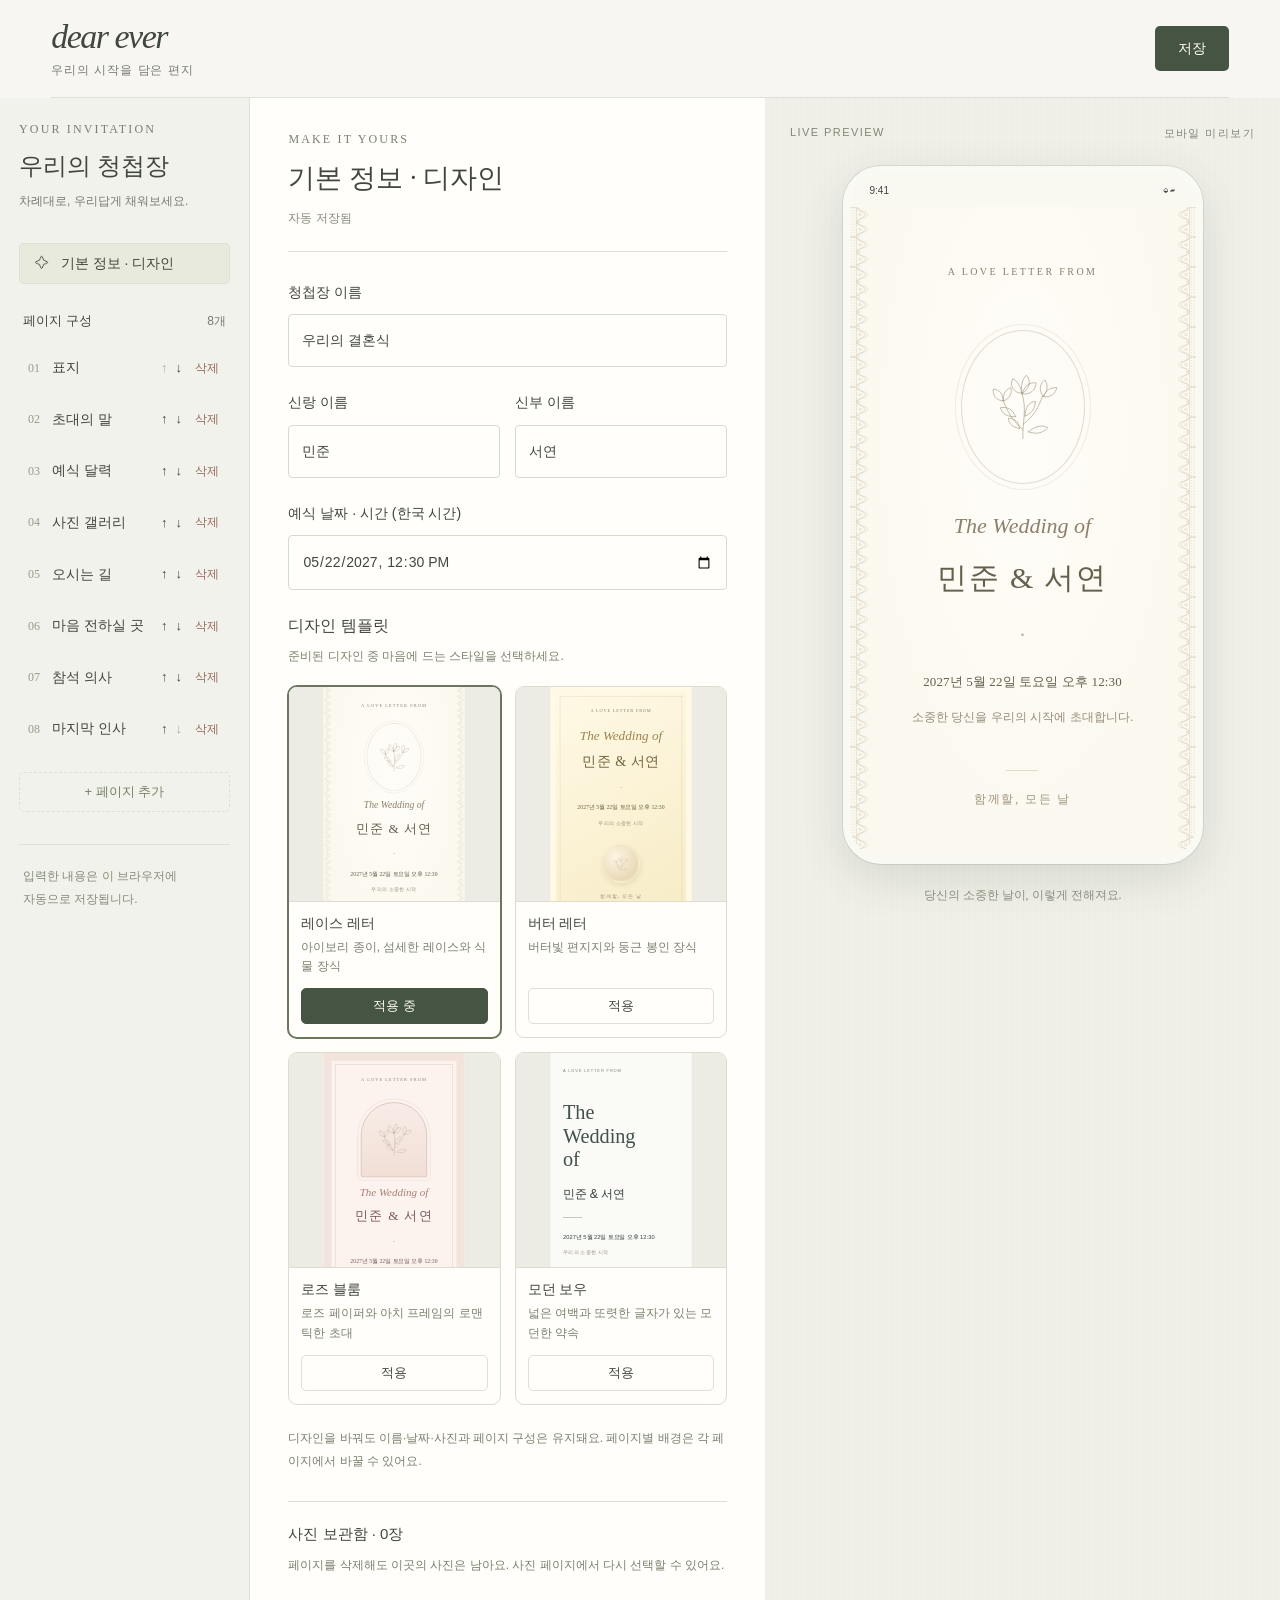
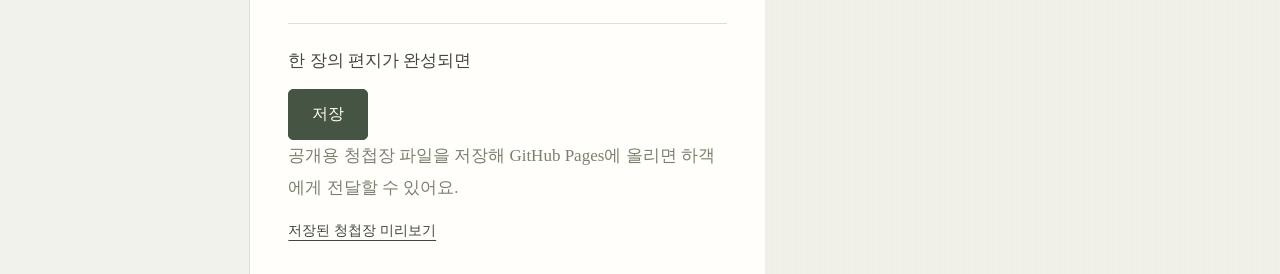
<file: edit.html>
<!doctype html><html lang="ko"><head><meta charset="utf-8"><meta name="viewport" content="width=device-width,initial-scale=1"><meta name="robots" content="noindex,nofollow"><meta http-equiv="Content-Security-Policy" content="default-src 'self'; script-src 'self' 'sha256-SRknR2SkJgIsqBTJHzzVGJ4Z23OVs/M8Rdis5nqtK/Y='; style-src 'self' 'sha256-j2ZzaLNjehmA9NI8H657OjoMkmWNZz7yTxOC/TzUadI='; img-src 'self' data:; connect-src 'self'; frame-src https://www.youtube-nocookie.com https://script.google.com https://*.googleusercontent.com; object-src 'none'; base-uri 'none'; form-action 'self'"><meta name="theme-color" content="#f7f6f2"><title>Dear Ever — 청첩장 설정</title><style>:root{font-family:"Apple SD Gothic Neo","Malgun Gothic",sans-serif;color:#41463e;background:#f7f6f2;font-synthesis:none;--green:#465543;--line:#dedfd5;--muted:#777b71}*{box-sizing:border-box}body{margin:0}button,input,select,textarea{font:inherit}button,a,input,textarea,select{-webkit-tap-highlight-color:transparent}button,a{touch-action:manipulation}button{cursor:pointer;background:transparent;border:1px solid var(--line);border-radius:5px;color:inherit;padding:10px 15px;line-height:1.4}button:hover,a.soft-button:hover{background:#eaece3}button:disabled{opacity:.4;cursor:default}a{color:inherit;text-decoration:none}button:focus-visible,a:focus-visible{outline:3px solid #a69b68;outline-offset:3px}input,select,textarea{width:100%;border:1px solid #d8dace;border-radius:4px;background:#fffefa;color:#41463e;padding:13px;margin-top:9px;outline:none;min-height:46px}input:focus,select:focus,textarea:focus{border-color:#6e7c64;box-shadow:0 0 0 2px #6e7c641c}textarea{resize:vertical;line-height:1.8}input[type=checkbox]{width:19px;min-height:19px;margin:0 9px 0 0;accent-color:var(--green)}label{display:block;font-size:14px;line-height:1.8;margin-bottom:23px}h1,h2,h3,p{margin-top:0}h1,h2{font-family:"Iowan Old Style","Baskerville","AppleMyungjo","Batang",serif;font-weight:400}h2{font-size:26px}h3{font-size:16px;font-weight:500}.eyebrow{display:block;font-family:Georgia,serif;letter-spacing:.18em;font-size:12px;color:#7a806f}.primary{background:var(--green);color:#fffdf5;border-color:var(--green);padding:13px 23px}.primary:hover{background:#33422f}.soft-button{display:inline-block;border:1px solid #cfd4c7;background:#f4f4eb;border-radius:4px;padding:11px 16px;font-size:14px;text-align:center}.text-button{border:0;padding:8px 0;text-decoration:underline;text-underline-offset:5px;font-size:14px}.button-row{display:flex;align-items:center;gap:12px;flex-wrap:wrap}.app-header{height:98px;margin:0 4%;border-bottom:1px solid var(--line);display:flex;align-items:center;justify-content:space-between}.brand{font:italic 34px Georgia,serif;letter-spacing:-1.5px}.brand span{font:12px "Apple SD Gothic Neo",sans-serif;letter-spacing:.08em;display:block;margin-top:6px;color:var(--muted)}.header-actions{display:flex;gap:20px;align-items:center;font-size:14px}.header-actions button{border:0}.welcome{max-width:1210px;margin:auto;display:grid;grid-template-columns:1fr 1fr;gap:60px;align-items:center;padding:70px 55px 85px}.intro .eyebrow{margin-bottom:27px}.intro h1{font-size:clamp(30px,3.3vw,47px);line-height:1.6;letter-spacing:-2px;margin-bottom:24px}.intro em{font-style:normal;color:#79826c}.intro>p{color:var(--muted);line-height:2;font-size:15px;margin-bottom:36px}.intro-foot{display:flex;gap:18px;border-top:1px solid var(--line);margin-top:64px;padding-top:22px;font-size:12px;color:#79806f}.sample-wrap{position:relative;padding:24px 40px}.sample-wrap:before{content:"";position:absolute;inset:0;background:repeating-linear-gradient(90deg,#e9e8df 0,#f1f0e8 1px,#f1f0e8 5px);border-radius:48% 48% 3px 3px;transform:rotate(2deg)}.sample-note{position:relative;text-align:center;font:italic 15px Georgia,serif;margin:12px 0 23px;color:#7f826f}.sample{position:relative;border:1px solid #d7d5c8;box-shadow:0 14px 35px #3d3c2d16;transform:rotate(-2deg)}.sample .invite-section{padding:40px 25px 24px;min-height:550px}.sample .invite-footer{display:none}.sample .crest{width:135px;height:162px;margin:24px auto}.sample .section-cover h1{font-size:29px}.sample .seal{margin:24px auto 0}.app-footer{text-align:center;color:#8a8c7e;border-top:1px solid var(--line);padding:28px;font-size:12px;letter-spacing:.14em}.dashboard{max-width:1150px;margin:auto;padding:70px 35px 120px;min-height:75vh}.section-bar{display:flex;align-items:center;justify-content:space-between;margin-bottom:30px;gap:15px}.section-bar h1{margin:14px 0 0;font-size:36px}.invitation-list{display:grid;grid-template-columns:repeat(3,1fr);gap:22px}.invitation-card{padding:30px;border:1px solid var(--line);background:#fffdf8;border-radius:5px}.card-mark{font-size:65px;text-align:center;background:#eeeee3;margin-bottom:28px;padding:30px;color:#7a8066}.invitation-card h2{margin:15px 0 25px}.empty-state{grid-column:1/-1;padding:70px 20px;text-align:center;border:1px dashed var(--line);line-height:2;color:var(--muted)}.workspace{display:grid;grid-template-columns:250px minmax(320px,1fr) minmax(360px,1fr);min-height:calc(100vh - 98px)}.structure-panel{border-right:1px solid var(--line);padding:24px 19px;background:#f1f2eb}.panel-top>.text-button{font-size:12px;margin-bottom:33px;color:var(--muted)}.panel-top h2{margin:13px 0 9px;font-size:24px}.panel-top p{font-size:12px;color:var(--muted);line-height:1.8}.basic-button{text-align:left;width:100%;margin:18px 0 28px;background:#e7eadd;border-color:#dce1d1;font-size:14px}.compact{margin:0 4px 14px}.compact h3{font-size:13px;margin:0}.compact>span{font-size:12px;color:var(--muted)}.section-row{display:flex;align-items:center;border:1px solid transparent;margin:4px 0;border-radius:4px}.section-row.active{background:#fffef9;border-color:#d5d9c9;box-shadow:0 3px 8px #40492f05}.section-select{border:0;display:flex;align-items:center;gap:12px;text-align:left;flex:1;padding:13px 8px;font-size:14px}.section-select small{font-size:10px;color:#94998c}.row-number{font-family:Georgia,serif;color:#969d89;font-size:12px}.row-controls{display:flex;padding-right:4px}.row-controls button{padding:5px 4px;border:0;font-size:13px}.add-button{width:100%;border-style:dashed;margin-top:15px;font-size:13px;color:#758065}.privacy-note{border-top:1px solid var(--line);margin-top:32px;padding:20px 4px;color:#858b79;font-size:12px;line-height:1.9}.form-panel{background:#fffefa;padding:34px clamp(22px,3vw,45px)}.editor-toolbar{padding-bottom:24px;border-bottom:1px solid var(--line);margin-bottom:28px}.editor-toolbar h2{margin:13px 0 12px;font-size:27px}.editor-toolbar #save-status{font-size:12px;color:#858b79}.field-pair{display:grid;grid-template-columns:1fr 1fr;gap:15px}.field-hint{font-size:12px;color:#7a806e;line-height:1.9}.toggle-label{display:flex;align-items:center;margin-bottom:25px}.delete-button{border:0;padding-left:0;color:#977b70;font-size:12px;margin-top:20px}.publish-panel{border-top:1px solid var(--line);margin-top:35px;padding-top:25px}.publish-panel>p{font-family:"AppleMyungjo",serif;font-size:17px}.publish-panel>#responses-open{margin-top:25px}.publish-panel #published-tools{margin-top:25px;font-size:13px}.publish-panel #published-tools .button-row{font-size:12px}.preview-panel{background:repeating-linear-gradient(90deg,#ebece4 0,#f0f0e9 1px,#f0f0e9 6px);padding:28px 25px 40px;display:flex;flex-direction:column;align-items:center}.preview-label{width:100%;display:flex;justify-content:space-between;color:#818774;font-size:11px;letter-spacing:.13em;margin-bottom:25px}.phone{width:100%;max-width:360px;border:7px solid #fafaf5;border-radius:38px;background:#fffdf6;box-shadow:0 14px 45px #3b422523,0 0 0 1px #dadccf;overflow:hidden;position:sticky;top:20px}.phone-top{height:34px;display:flex;align-items:center;justify-content:space-between;padding:0 20px;font-size:10px;background:#f9f8f1}.phone-scroll{height:650px;overflow:auto;scrollbar-width:thin;scrollbar-color:#c9cdbc transparent}.preview-caption{margin-top:23px;color:#8c917f;font-family:"AppleMyungjo",serif;font-size:12px}.upload-thumbs{display:grid;grid-template-columns:repeat(3,1fr);gap:10px}.upload-thumbs img{width:100%;height:80px;object-fit:cover}.upload-thumbs button{width:100%;padding:4px;font-size:12px}.invitation{--paper:#fbf8ef;--ink:#655f4e;--tint:#eeecdf;--accent:#91886d;background:var(--paper);color:var(--ink);font-family:"Iowan Old Style","AppleMyungjo","Batang",serif;text-align:center;line-height:1.9}.theme-butter{--paper:#fff7d9;--tint:#eee3b4;--ink:#75653b;--accent:#a39461}.theme-rose{--paper:#fcf2ef;--tint:#efdfd9;--ink:#785c55;--accent:#b39486}.invite-section{position:relative;padding:55px 26px;background-color:var(--paper);overflow:hidden}.invite-section+.invite-section{border-top:1px solid #91886d20}.invite-section.style-tint{background:var(--tint)}.invite-section.style-frame{border:13px solid transparent;background:linear-gradient(var(--paper),var(--paper)) padding-box,repeating-conic-gradient(from 45deg,var(--accent) 0 25%,transparent 0 50%) 0/8px 8px border-box;outline:1px solid #91886d40;outline-offset:-20px}.invite-section.style-frame:before,.invite-section.style-frame:after{content:"❦";position:absolute;color:var(--accent);opacity:.6;font-size:26px;left:0;right:0;line-height:1;pointer-events:none}.invite-section.style-frame:before{top:12px}.invite-section.style-frame:after{bottom:12px;transform:rotate(180deg)}.invitation h1,.invitation h2{color:var(--ink)}.invitation h2{font-size:23px;margin:12px 0 28px;letter-spacing:.05em}.invitation .eyebrow{font-size:10px;color:var(--accent);letter-spacing:.2em}.section-cover{min-height:640px;display:flex;flex-direction:column;align-items:center;justify-content:center}.crest{width:150px;height:180px;margin:34px auto 20px;border:1px solid var(--accent);outline:1px solid var(--accent);outline-offset:6px;border-radius:50%;display:flex;flex-direction:column;align-items:center;justify-content:center;font:italic 31px Georgia,serif;color:var(--accent);background:radial-gradient(ellipse,#ffffff40,transparent);box-shadow:0 0 0 10px #91886d0b}.flourish{font-size:29px;font-style:normal}.script{font:italic 24px Georgia,serif;color:var(--accent);margin:8px 0}.section-cover h1{font-size:30px;letter-spacing:.09em;margin:14px 0}.section-cover>p:not(.eyebrow):not(.script){font-size:13px;line-height:1.8;margin:9px 0}.ornament{color:var(--accent);font-size:25px}.muted{opacity:.7;font-size:13px;line-height:1.8}.seal{border-radius:48% 52% 46% 54%;width:91px;height:88px;display:flex;align-items:center;justify-content:center;margin:30px auto 0;background:radial-gradient(circle at 40% 30%,#f8f1e3,#d8cdb7);border:5px double #e7ddc9;box-shadow:2px 5px 9px #6b604225,inset 0 0 0 3px #fcf8ec80;font-size:10px;color:#a29479;transform:rotate(-9deg);text-shadow:0 1px #fff9ec}.prose{white-space:pre-line;font-size:15px;line-height:2.3;margin:15px 0 25px}.family{font-size:13px;border-top:1px solid #91886d30;padding-top:24px;margin-top:28px;white-space:pre-line}.calendar-title{font:24px Georgia,serif;letter-spacing:.1em}.calendar{display:grid;grid-template-columns:repeat(7,1fr);gap:8px 1px;margin:26px 0;font-family:Georgia,serif}.calendar span{display:flex;align-items:center;justify-content:center;aspect-ratio:1;font-size:14px}.calendar .week{font-size:12px}.calendar span:nth-child(7n+1){color:#b28878}.calendar .selected-day{border-radius:50%;background:var(--accent);color:var(--paper)}.calendar+p{font-size:13px}.countdown{font-size:13px;background:#91886d0e;padding:12px}.gallery{display:grid;grid-template-columns:repeat(2,1fr);gap:7px}.photo-button{padding:0;border:0;border-radius:0;overflow:hidden;line-height:0}.photo-button img{width:100%;height:180px;object-fit:cover}.photo-placeholder{grid-column:1/-1;display:flex;align-items:center;justify-content:center;min-height:180px;border:1px solid #91886d30;background:linear-gradient(135deg,#91886d10,transparent);font-size:12px;color:var(--accent)}.section-location h3{font-size:17px}.section-location>p{font-size:13px}.map-card{min-height:135px;background:repeating-linear-gradient(32deg,transparent 0 35px,#fff8 36px 43px,transparent 44px 70px),repeating-linear-gradient(120deg,#dedfcf 0 50px,#faf9ee 51px 59px,#e4e4d8 60px 90px);border:1px solid #91886d30;margin:20px 0;color:#737b5f;padding:22px}.map-pin{font-size:36px;line-height:1}.map-card p{font-size:13px;background:#fbf8efcf;display:table;margin:8px auto 0;padding:0 12px}.invitation .button-row{justify-content:center;gap:8px}.invitation .soft-button{font-size:12px;background:transparent;border-color:#91886d40;color:var(--ink)}details{text-align:left;border:1px solid #91886d30;margin:14px 0;padding:13px 15px;border-radius:4px;font-size:14px}summary{cursor:pointer}details p{overflow-wrap:anywhere}.section-contact .soft-button{margin:5px}.section-rsvp>p{font-size:14px}.rsvp-form{text-align:left;margin-top:25px;font-family:"Apple SD Gothic Neo",sans-serif}.rsvp-form select,.rsvp-form>input{margin-bottom:10px}.rsvp-form label{font-size:12px;margin-bottom:15px}.rsvp-form label:has([type=checkbox]){display:flex;align-items:flex-start;line-height:1.8}.rsvp-form input[type=checkbox]{flex:none;margin-top:3px}.rsvp-form button{width:100%}.rsvp-form p{font-size:13px}iframe{width:100%;aspect-ratio:16/9;border:0}.invite-footer{padding:30px 15px;font:9px Georgia,serif;letter-spacing:.15em;color:var(--accent);border-top:1px solid #91886d20}.guest-body{background:#e8e8e0}.guest-body>main{max-width:460px;margin:auto;min-height:100vh;box-shadow:0 0 60px #00000008}.loading{text-align:center;padding:100px 25px;font-size:16px;line-height:2}.guest-body .section-cover{min-height:90svh}.guest-body .invite-section{padding:65px 32px}.guest-body .section-cover h1{font-size:35px}.guest-body .section-cover p{font-size:15px}.lightbox{max-width:95vw;width:auto;background:#242721;color:white;border:0;border-radius:0;padding:12px}.lightbox img{display:block;max-width:85vw;max-height:80svh;object-fit:contain}.lightbox button{color:white;display:block;margin:0 0 10px auto}dialog{border:1px solid #dbdece;border-radius:9px;background:#fffdf7;color:#41463e;padding:42px;width:calc(100% - 32px);max-width:490px;max-height:90svh;overflow:auto;box-shadow:0 25px 80px #0002}dialog::backdrop{background:#353e3480;backdrop-filter:blur(4px)}dialog h2{margin:15px 0;font-size:27px}dialog>p{color:var(--muted);font-size:14px;line-height:1.9}dialog form{margin-top:24px}dialog form .primary{width:100%}.dialog-close{position:absolute;right:12px;top:8px;border:0;font-size:24px;padding:4px 10px}#auth-error{color:#9d6353;font-size:14px;line-height:1.8}.block-picker{display:grid;grid-template-columns:1fr 1fr;gap:10px;margin-top:25px}.block-option{text-align:left;padding:17px 14px;display:flex;align-items:center;gap:12px}.block-option span{color:#929d7c}.block-option strong{font-size:14px;font-weight:400}.response-row{border-top:1px solid var(--line);padding:18px 0;font-size:14px}.response-row p{margin:8px 0}.response-row small{color:var(--muted)}#toast{position:fixed;bottom:28px;left:50%;transform:translateX(-50%);background:#34422f;color:#fff;padding:14px 24px;border-radius:7px;box-shadow:0 8px 30px #0002;font-size:14px;z-index:20;max-width:90%;width:max-content;line-height:1.7}[hidden]{display:none!important}@media(min-width:1500px){.workspace{grid-template-columns:280px minmax(400px,1fr) minmax(450px,1fr)}.form-panel{padding:40px 70px}}@media(max-width:1100px){.workspace{grid-template-columns:210px minmax(300px,1fr) 350px}.structure-panel{padding:20px 12px}.form-panel{padding:28px 22px}.preview-panel{padding:25px 14px}.phone-scroll{height:600px}.welcome{gap:30px;padding:55px 35px}.sample-wrap{padding:24px}.intro-foot{flex-direction:column;gap:12px}}@media(max-width:900px){.workspace{grid-template-columns:200px 1fr}.preview-panel{grid-column:1/-1;padding:30px}.phone{position:static}.phone-scroll{height:650px}.preview-label{max-width:360px}.invitation-list{grid-template-columns:1fr 1fr}}@media(max-width:640px){.app-header{height:80px;margin:0 20px}.brand{font-size:29px}.brand span{font-size:10px}.header-actions{gap:8px}.header-actions #user-name{display:none}.welcome{grid-template-columns:1fr;padding:55px 25px 45px;gap:45px}.intro h1{font-size:35px}.intro>p{font-size:14px}.intro-foot{flex-direction:row;gap:12px;font-size:10px;margin-top:35px}.sample-wrap{max-width:390px;margin:auto;width:100%;padding:20px 30px}.dashboard{padding:45px 20px;min-height:80vh}.section-bar h1{font-size:30px}.section-bar>.primary{font-size:12px;padding:12px}.invitation-list{grid-template-columns:1fr}.workspace{display:flex;flex-direction:column}.structure-panel{padding:20px;border-right:0;border-bottom:1px solid var(--line)}.panel-top>.text-button{margin:0 0 15px}.panel-top .eyebrow,.panel-top p,.privacy-note{display:none}.panel-top h2{margin-top:0}.basic-button{margin:8px 0 18px}.section-row{min-width:180px;flex:none;margin:0}.section-select{padding:11px 6px}#section-list{display:flex;overflow-x:auto;gap:10px;padding:2px 0 12px}.add-button{margin-top:5px}.form-panel{padding:30px 23px}.preview-panel{padding:30px 25px}.phone-scroll{height:620px}dialog{padding:35px 24px}.guest-body .invite-section{padding:55px 28px}.app-footer{font-size:10px}}
@media(prefers-reduced-motion:reduce){*{scroll-behavior:auto!important}}
/* Keep the settings toolbar readable on narrow mobile screens. */
.brand{white-space:nowrap;flex-shrink:0}
@media(max-width:640px){.app-header{height:auto;min-height:100px;flex-wrap:wrap;gap:15px;padding:17px 0}.header-actions{width:100%;display:grid;grid-template-columns:1fr 1fr 1.3fr;gap:8px}.header-actions button{font-size:12px;padding:10px 8px;white-space:nowrap}.brand{font-size:29px}}

/* A quiet, circular loading moment before the invitation opens. */
.invitation-loader{
  min-height:100vh;
  min-height:100svh;
  display:flex;
  flex-direction:column;
  align-items:center;
  justify-content:center;
  gap:28px;
  padding:32px;
  background:#fbf8ef;
  color:#91886d;
}
.loader-ring{position:relative;width:160px;height:160px;display:grid;place-items:center}
.loader-progress{position:absolute;inset:0;width:100%;height:100%;fill:none;stroke-width:1.5}
.loader-track{stroke:#e7e0d0}
.loader-arc{
  stroke:#a29677;
  stroke-linecap:round;
  stroke-dasharray:112 341;
  transform-origin:80px 80px;
  animation:invitation-ring-turn 4.5s linear infinite;
}
.loader-text{
  font:italic 18px Georgia,"Iowan Old Style",serif;
  letter-spacing:.06em;
  animation:invitation-loading-pulse 3.2s ease-in-out infinite;
}
.invitation-loader noscript{max-width:280px;text-align:center;font-size:14px;line-height:1.8}
@keyframes invitation-ring-turn{from{transform:rotate(-90deg)}to{transform:rotate(270deg)}}
@keyframes invitation-loading-pulse{0%,100%{opacity:1}50%{opacity:.3}}
@media(prefers-reduced-motion:reduce){.loader-arc,.loader-text{animation:none}}

/* Fine thread and botanical linework, sized against the mobile invitation. */
.invite-section.style-frame{border:0;outline:0;background:var(--paper);padding-left:36px;padding-right:36px}
.invite-section.style-frame:before,.invite-section.style-frame:after{content:"";top:0;bottom:0;width:22px;height:auto;left:0;right:auto;opacity:.65;background:url('[data-uri]') left top/22px 30px repeat-y;font-size:0;transform:none}
.invite-section.style-frame:after{left:auto;right:0;transform:scaleX(-1)}
.section-cover{gap:0;background:radial-gradient(ellipse at 50% 35%,#fffdf8,var(--paper) 72%)}
.section-cover>.eyebrow{font-size:10px;letter-spacing:.24em;line-height:2;color:#89816f}
.crest{width:124px;height:154px;margin:38px auto 25px;border:1px solid #c6bca780;outline:1px solid #c6bca740;outline-offset:5px;border-radius:50%;box-shadow:none;background:transparent}
.crest img{display:block;width:110px;height:95px;object-fit:contain}
.section-cover .script{font-size:22px;font-weight:400;color:#8c806c;margin:4px 0 13px}
.section-cover h1,.guest-body .section-cover h1{font-size:30px;letter-spacing:.06em;line-height:1.7;font-weight:400;margin:0 0 12px}
.section-cover .ornament{font-size:20px;color:#b2a58a;line-height:1;margin:10px 0 19px}
.section-cover>p:not(.eyebrow):not(.script),.guest-body .section-cover>p:not(.eyebrow):not(.script){font-size:13px;line-height:2;letter-spacing:.01em;margin:5px 0}
.section-cover>.muted{font-size:12px!important;color:#968c79;opacity:1}
.section-cover .seal{width:auto;height:auto;border:0;border-radius:0;background:transparent;box-shadow:none;text-shadow:none;transform:none;font-family:"AppleMyungjo","Batang",serif;font-size:12px;letter-spacing:.15em;color:#a19680;margin:36px auto 0;padding-top:18px;position:relative}
.section-cover .seal:before{content:"";position:absolute;top:0;left:calc(50% - 16px);width:32px;border-top:1px solid #c6bca780}
.invitation-loader{background:radial-gradient(ellipse at 50% 43%,#fffdf8 0,#fbf8ef 68%);color:#91816b}
.loader-ring{width:122px;height:122px}
.loader-progress{stroke-width:1}
.loader-track{stroke:#e8dfd0}
.loader-arc{stroke:#a49378;stroke-dasharray:92 361;animation-duration:5.5s}
.loader-text{font-size:17px;font-weight:400;letter-spacing:.035em;animation-duration:3.8s}
@keyframes invitation-loading-pulse{0%,100%{opacity:.95}50%{opacity:.35}}
.local-preview-tools{position:fixed;bottom:16px;left:50%;transform:translateX(-50%);display:flex;align-items:center;gap:18px;z-index:5;background:#fffdf7ed;border:1px solid #d9d2c2;border-radius:30px;box-shadow:0 4px 20px #60574015;padding:9px 15px;font:12px "Apple SD Gothic Neo",sans-serif;color:#81755f;white-space:nowrap;backdrop-filter:blur(8px)}
.local-preview-tools label{position:relative;cursor:pointer;overflow:hidden;margin:0;font-size:12px;border-left:1px solid #d9d2c2;padding-left:16px;color:#514b40}
.local-preview-tools input{position:absolute;inset:0;width:100%;height:100%;margin:0;padding:0;opacity:0;cursor:pointer}
.local-preview-tools label:focus-within{outline:2px solid #91886d;outline-offset:4px}
.rsvp-open-button{margin-top:18px;min-width:200px;font-family:"Apple SD Gothic Neo",sans-serif;font-size:14px;background:#786f59;border-color:#786f59;border-radius:28px;letter-spacing:.03em}
.rsvp-open-button:hover{background:#655c49}
.rsvp-dialog{padding:38px 26px 26px;max-width:440px;border-radius:16px}
.rsvp-dialog h2{font-size:25px;margin:12px 0 16px}
.rsvp-dialog>p{line-height:1.8;font-size:14px}
.rsvp-local-form label{margin-bottom:16px}
.rsvp-local-form .rsvp-consent{display:flex;align-items:flex-start;font-size:12px;line-height:1.8;margin:22px 0 12px}
.rsvp-consent input{flex:none;margin-top:3px}
.rsvp-local-form .primary{border-radius:25px;background:#786f59;border-color:#786f59}
.rsvp-feedback{font-size:13px;line-height:1.8;color:#75664c;margin:15px 0 0}
.rsvp-dialog .rsvp-embed{display:block;width:100%;height:590px;max-height:65svh;aspect-ratio:auto;border:0;margin-top:15px}
.row-controls .section-remove{color:#97695c;font-size:12px;padding:7px 6px;margin-left:3px;white-space:nowrap}
.row-controls .section-remove:hover{background:#f3e8e1}
@media(max-width:640px){.section-row{min-width:225px}}
.photo-library{border-top:1px solid var(--line);margin-top:28px;padding-top:23px}
.photo-library h3{font-size:15px;margin-bottom:10px}
.upload-thumbs button{line-height:1.6}
@media(max-width:640px){.app-header .header-actions{width:auto;margin-left:auto;grid-template-columns:auto}.app-header .header-actions .primary{min-width:80px;padding:11px 20px;font-size:14px}}
.design-picker{margin:26px 0 22px}
.design-picker>h3{font-size:16px;margin-bottom:8px}
.design-grid{display:grid;grid-template-columns:repeat(2,minmax(0,1fr));gap:14px;margin-top:18px}
.design-card{overflow:hidden;border:1px solid #dedbcf;border-radius:9px;background:#fffefa}
.design-card.is-selected{border-color:#68775d;box-shadow:0 0 0 1px #68775d}
.design-thumbnail{height:215px;position:relative;overflow:hidden;background:#edece4;border-bottom:1px solid #dedbcf;pointer-events:none}
.design-thumbnail>.invitation{position:absolute;top:0;left:50%;width:320px;transform:translateX(-50%) scale(.44);transform-origin:top center}
.design-thumbnail .invite-footer{display:none}
.design-thumbnail .invite-section.section-cover{min-height:490px;padding:32px 28px}
.design-thumbnail .section-cover>.eyebrow{margin-bottom:12px}
.design-thumbnail .crest{margin-top:18px;margin-bottom:16px}
.design-thumbnail .section-cover .seal{margin-top:20px}
.design-card-info{padding:13px 12px}
.design-card-info h4{font-size:14px;font-weight:500;margin:0 0 5px}
.design-card-info p{font-size:12px;color:#7a806e;line-height:1.6;margin:0 0 12px;min-height:38px}
.design-apply{display:block;width:100%;font-size:13px;padding:8px;border-radius:5px}
.design-apply[aria-pressed=true]{background:#465543;color:#fffdf5;border-color:#465543}
@media(max-width:380px){.design-grid{gap:9px}.design-card-info{padding:11px 9px}.design-card-info p{font-size:11px}}

.design-lace-letter{--paper:#fbf8ef;--ink:#655f4e;--tint:#eeecdf;--accent:#91886d}
.design-lace-letter .section-cover{background:radial-gradient(ellipse at 50% 35%,#fffdf8,var(--paper) 72%)}
.design-lace-letter .section-cover h1{letter-spacing:.06em}

.design-butter-letter{--paper:#fff6d9;--ink:#71613c;--tint:#f3e6b9;--accent:#a08d56}
.design-butter-letter .section-cover{background:linear-gradient(150deg,#fff9e6,#f7ecc6);border:12px solid #fff9e6;outline:1px solid #b9a77566;outline-offset:-22px;min-height:680px}
.design-butter-letter .section-cover:before,.design-butter-letter .section-cover:after{display:none}
.design-butter-letter .crest{order:6;width:88px;height:88px;border-radius:50%;background:radial-gradient(circle at 35% 30%,#fdf6e4,#e0cda3);border:5px double #f7edcf;outline:0;box-shadow:2px 5px 10px #78603020;margin:32px auto 10px}
.design-butter-letter .crest img{width:60px;height:68px;opacity:.75}
.design-butter-letter .section-cover>.eyebrow{font-size:10px;letter-spacing:.18em;margin-bottom:25px}
.design-butter-letter .section-cover .script{font-size:30px;color:#9a8450;margin-bottom:14px}
.design-butter-letter .section-cover h1{font-size:32px;letter-spacing:.04em;margin-bottom:12px}
.design-butter-letter .section-cover .seal{order:7;margin-top:8px;padding-top:0}
.design-butter-letter .section-cover .seal:before{display:none}
.design-butter-letter .gallery{gap:10px}
.design-butter-letter .photo-button{border-radius:70px 70px 3px 3px}

.design-rose-bloom{--paper:#fcf3ef;--ink:#795a55;--tint:#efddd6;--accent:#ab8277}
.design-rose-bloom .section-cover{background:#fcf3ef;border:18px solid #f2e3dd;outline:1px solid #c49f9380;outline-offset:-27px;min-height:680px}
.design-rose-bloom .section-cover:before,.design-rose-bloom .section-cover:after{display:none}
.design-rose-bloom .crest{width:150px;height:170px;border-radius:90px 90px 4px 4px;outline:1px solid #c49f9360;outline-offset:7px;border-color:#bd9688;background:linear-gradient(#f8ece7,#f1dfd6);margin-top:30px}
.design-rose-bloom .crest img{width:125px;height:110px;opacity:.8}
.design-rose-bloom .section-cover .script{font-size:25px;color:#aa7e73}
.design-rose-bloom .section-cover h1{font-size:30px;letter-spacing:.09em}
.design-rose-bloom .section-cover .seal{color:#ac887b}
.design-rose-bloom .gallery{gap:8px}
.design-rose-bloom .photo-button{border-radius:6px}
.design-rose-bloom .invite-section h2{letter-spacing:.08em}

.design-modern-vow{--paper:#fafaf7;--ink:#333f3c;--tint:#e9ede8;--accent:#76867d;font-family:"Apple SD Gothic Neo","Malgun Gothic",sans-serif}
.design-modern-vow .section-cover{background:#fafaf7;border:0;outline:0;align-items:flex-start;text-align:left;padding:70px 40px;min-height:680px}
.design-modern-vow .section-cover:before,.design-modern-vow .section-cover:after{display:none}
.design-modern-vow .section-cover>.eyebrow{font-family:Arial,sans-serif;font-size:9px;letter-spacing:.22em;color:#76867d;margin-bottom:60px}
.design-modern-vow .crest{display:none}
.design-modern-vow .section-cover .script{font-family:Georgia,serif;font-style:normal;font-size:46px;line-height:1.15;max-width:200px;margin:0 0 28px;color:#42514b}
.design-modern-vow .section-cover h1{font-family:"Apple SD Gothic Neo","Malgun Gothic",sans-serif;font-size:28px;letter-spacing:-.03em;margin:0 0 15px}
.design-modern-vow .section-cover .ornament{width:44px;height:1px;overflow:hidden;background:#76867d;margin:15px 0 25px}
.design-modern-vow .section-cover .seal{margin:50px 0 0;padding-top:0;font-family:inherit;letter-spacing:.04em;color:#76867d}
.design-modern-vow .section-cover .seal:before{display:none}
.design-modern-vow .invite-section h2{font-family:inherit;font-size:22px;letter-spacing:-.03em}
.design-modern-vow .gallery{gap:4px}
.design-modern-vow .photo-button{border-radius:0}
</style></head><body>
<header class="app-header"><a class="brand" href="./edit.html">dear ever<span>우리의 시작을 담은 편지</span></a><div class="header-actions"><button id="export" class="primary">저장</button></div></header>
<main id="workspace" class="workspace"><aside class="structure-panel"><div class="panel-top"><span class="eyebrow">YOUR INVITATION</span><h2>우리의 청첩장</h2><p>차례대로, 우리답게 채워보세요.</p></div><button id="basic-open" class="basic-button">✧ &nbsp; 기본 정보 · 디자인</button><div class="section-bar compact"><h3>페이지 구성</h3><span id="section-count"></span></div><div id="section-list"></div><button id="add-open" class="add-button">+ 페이지 추가</button><div class="privacy-note">입력한 내용은 이 브라우저에<br>자동으로 저장됩니다.</div></aside>
<section class="form-panel"><div class="editor-toolbar"><div><span class="eyebrow">MAKE IT YOURS</span><h2 id="form-title">기본 정보</h2></div><span id="save-status" role="status">저장된 내용을 확인하는 중이에요…</span></div><form id="section-form"></form><div class="publish-panel"><p>한 장의 편지가 완성되면</p><button id="export-bottom" class="primary">저장</button><p class="field-hint">공개용 청첩장 파일을 저장해 GitHub Pages에 올리면 하객에게 전달할 수 있어요.</p><a class="text-button" href="./index.html?preview=local" target="_blank" rel="noopener">저장된 청첩장 미리보기</a></div></section>
<section class="preview-panel"><div class="preview-label"><span>LIVE PREVIEW</span><span>모바일 미리보기</span></div><div class="phone"><div class="phone-top"><span>9:41</span><span>◒ ▰</span></div><div class="phone-scroll"><div id="preview"></div></div></div><p class="preview-caption">당신의 소중한 날이, 이렇게 전해져요.</p></section></main>
<dialog id="add-dialog"><button class="dialog-close" data-close="add-dialog" aria-label="닫기">×</button><span class="eyebrow">ONE MORE PAGE</span><h2>어떤 이야기를 더할까요?</h2><p>필요한 페이지만 골라 자유롭게 구성하세요.</p><div id="block-picker" class="block-picker"></div></dialog>
<dialog id="export-dialog"><button class="dialog-close" data-close="export-dialog" aria-label="닫기">×</button><span class="eyebrow">SAVE YOUR LETTER</span><h2>저장</h2><form id="export-form"><label>저장 방식<select id="export-mode"><option value="encrypted">비밀번호로 보호하기</option><option value="public">누구나 열 수 있게 공개하기</option></select></label><div id="password-fields"><label>열람 비밀번호<input id="export-password" type="password" minlength="12" autocomplete="new-password" required></label><label>비밀번호 확인<input id="export-confirm" type="password" minlength="12" autocomplete="new-password" required></label><p class="field-hint">12자 이상으로 설정해주세요. 비밀번호는 파일에 저장하지 않습니다. 비밀번호를 잊으면 복구할 수 없습니다.</p></div><p id="export-warning" class="field-hint">보호된 청첩장은 비밀번호가 있어야 열 수 있어요. 링크와 비밀번호는 따로 전달해주세요.</p><button id="export-submit" class="primary">저장</button><p id="export-status" role="status"></p></form></dialog>
<div id="toast" role="status" hidden></div><script>(async()=>{
"use strict";
const invitationHtmlTemplate="\u003c!doctype html>\u003chtml lang=\"ko\">\u003chead>\u003cmeta charset=\"utf-8\">\u003cmeta name=\"viewport\" content=\"width=device-width,initial-scale=1\">\u003cmeta name=\"robots\" content=\"noindex,nofollow\">\u003cmeta name=\"referrer\" content=\"no-referrer\">\u003cmeta name=\"theme-color\" content=\"#fbf8ef\">\u003cmeta http-equiv=\"Content-Security-Policy\" content=\"default-src 'self'; script-src 'self' 'sha256-x/EDKF17f+eRYLRHVjGOKH3eHmFc6VSrVLssHuqJG+8='; style-src 'self' 'sha256-j2ZzaLNjehmA9NI8H657OjoMkmWNZz7yTxOC/TzUadI='; img-src 'self' data:; connect-src 'self'; frame-src https://www.youtube-nocookie.com https://script.google.com https://*.googleusercontent.com; object-src 'none'; base-uri 'none'; form-action 'self'\">\u003ctitle>소중한 당신을 초대합니다\u003c/title>\u003cstyle>:root{font-family:\"Apple SD Gothic Neo\",\"Malgun Gothic\",sans-serif;color:#41463e;background:#f7f6f2;font-synthesis:none;--green:#465543;--line:#dedfd5;--muted:#777b71}*{box-sizing:border-box}body{margin:0}button,input,select,textarea{font:inherit}button,a,input,textarea,select{-webkit-tap-highlight-color:transparent}button,a{touch-action:manipulation}button{cursor:pointer;background:transparent;border:1px solid var(--line);border-radius:5px;color:inherit;padding:10px 15px;line-height:1.4}button:hover,a.soft-button:hover{background:#eaece3}button:disabled{opacity:.4;cursor:default}a{color:inherit;text-decoration:none}button:focus-visible,a:focus-visible{outline:3px solid #a69b68;outline-offset:3px}input,select,textarea{width:100%;border:1px solid #d8dace;border-radius:4px;background:#fffefa;color:#41463e;padding:13px;margin-top:9px;outline:none;min-height:46px}input:focus,select:focus,textarea:focus{border-color:#6e7c64;box-shadow:0 0 0 2px #6e7c641c}textarea{resize:vertical;line-height:1.8}input[type=checkbox]{width:19px;min-height:19px;margin:0 9px 0 0;accent-color:var(--green)}label{display:block;font-size:14px;line-height:1.8;margin-bottom:23px}h1,h2,h3,p{margin-top:0}h1,h2{font-family:\"Iowan Old Style\",\"Baskerville\",\"AppleMyungjo\",\"Batang\",serif;font-weight:400}h2{font-size:26px}h3{font-size:16px;font-weight:500}.eyebrow{display:block;font-family:Georgia,serif;letter-spacing:.18em;font-size:12px;color:#7a806f}.primary{background:var(--green);color:#fffdf5;border-color:var(--green);padding:13px 23px}.primary:hover{background:#33422f}.soft-button{display:inline-block;border:1px solid #cfd4c7;background:#f4f4eb;border-radius:4px;padding:11px 16px;font-size:14px;text-align:center}.text-button{border:0;padding:8px 0;text-decoration:underline;text-underline-offset:5px;font-size:14px}.button-row{display:flex;align-items:center;gap:12px;flex-wrap:wrap}.app-header{height:98px;margin:0 4%;border-bottom:1px solid var(--line);display:flex;align-items:center;justify-content:space-between}.brand{font:italic 34px Georgia,serif;letter-spacing:-1.5px}.brand span{font:12px \"Apple SD Gothic Neo\",sans-serif;letter-spacing:.08em;display:block;margin-top:6px;color:var(--muted)}.header-actions{display:flex;gap:20px;align-items:center;font-size:14px}.header-actions button{border:0}.welcome{max-width:1210px;margin:auto;display:grid;grid-template-columns:1fr 1fr;gap:60px;align-items:center;padding:70px 55px 85px}.intro .eyebrow{margin-bottom:27px}.intro h1{font-size:clamp(30px,3.3vw,47px);line-height:1.6;letter-spacing:-2px;margin-bottom:24px}.intro em{font-style:normal;color:#79826c}.intro>p{color:var(--muted);line-height:2;font-size:15px;margin-bottom:36px}.intro-foot{display:flex;gap:18px;border-top:1px solid var(--line);margin-top:64px;padding-top:22px;font-size:12px;color:#79806f}.sample-wrap{position:relative;padding:24px 40px}.sample-wrap:before{content:\"\";position:absolute;inset:0;background:repeating-linear-gradient(90deg,#e9e8df 0,#f1f0e8 1px,#f1f0e8 5px);border-radius:48% 48% 3px 3px;transform:rotate(2deg)}.sample-note{position:relative;text-align:center;font:italic 15px Georgia,serif;margin:12px 0 23px;color:#7f826f}.sample{position:relative;border:1px solid #d7d5c8;box-shadow:0 14px 35px #3d3c2d16;transform:rotate(-2deg)}.sample .invite-section{padding:40px 25px 24px;min-height:550px}.sample .invite-footer{display:none}.sample .crest{width:135px;height:162px;margin:24px auto}.sample .section-cover h1{font-size:29px}.sample .seal{margin:24px auto 0}.app-footer{text-align:center;color:#8a8c7e;border-top:1px solid var(--line);padding:28px;font-size:12px;letter-spacing:.14em}.dashboard{max-width:1150px;margin:auto;padding:70px 35px 120px;min-height:75vh}.section-bar{display:flex;align-items:center;justify-content:space-between;margin-bottom:30px;gap:15px}.section-bar h1{margin:14px 0 0;font-size:36px}.invitation-list{display:grid;grid-template-columns:repeat(3,1fr);gap:22px}.invitation-card{padding:30px;border:1px solid var(--line);background:#fffdf8;border-radius:5px}.card-mark{font-size:65px;text-align:center;background:#eeeee3;margin-bottom:28px;padding:30px;color:#7a8066}.invitation-card h2{margin:15px 0 25px}.empty-state{grid-column:1/-1;padding:70px 20px;text-align:center;border:1px dashed var(--line);line-height:2;color:var(--muted)}.workspace{display:grid;grid-template-columns:250px minmax(320px,1fr) minmax(360px,1fr);min-height:calc(100vh - 98px)}.structure-panel{border-right:1px solid var(--line);padding:24px 19px;background:#f1f2eb}.panel-top>.text-button{font-size:12px;margin-bottom:33px;color:var(--muted)}.panel-top h2{margin:13px 0 9px;font-size:24px}.panel-top p{font-size:12px;color:var(--muted);line-height:1.8}.basic-button{text-align:left;width:100%;margin:18px 0 28px;background:#e7eadd;border-color:#dce1d1;font-size:14px}.compact{margin:0 4px 14px}.compact h3{font-size:13px;margin:0}.compact>span{font-size:12px;color:var(--muted)}.section-row{display:flex;align-items:center;border:1px solid transparent;margin:4px 0;border-radius:4px}.section-row.active{background:#fffef9;border-color:#d5d9c9;box-shadow:0 3px 8px #40492f05}.section-select{border:0;display:flex;align-items:center;gap:12px;text-align:left;flex:1;padding:13px 8px;font-size:14px}.section-select small{font-size:10px;color:#94998c}.row-number{font-family:Georgia,serif;color:#969d89;font-size:12px}.row-controls{display:flex;padding-right:4px}.row-controls button{padding:5px 4px;border:0;font-size:13px}.add-button{width:100%;border-style:dashed;margin-top:15px;font-size:13px;color:#758065}.privacy-note{border-top:1px solid var(--line);margin-top:32px;padding:20px 4px;color:#858b79;font-size:12px;line-height:1.9}.form-panel{background:#fffefa;padding:34px clamp(22px,3vw,45px)}.editor-toolbar{padding-bottom:24px;border-bottom:1px solid var(--line);margin-bottom:28px}.editor-toolbar h2{margin:13px 0 12px;font-size:27px}.editor-toolbar #save-status{font-size:12px;color:#858b79}.field-pair{display:grid;grid-template-columns:1fr 1fr;gap:15px}.field-hint{font-size:12px;color:#7a806e;line-height:1.9}.toggle-label{display:flex;align-items:center;margin-bottom:25px}.delete-button{border:0;padding-left:0;color:#977b70;font-size:12px;margin-top:20px}.publish-panel{border-top:1px solid var(--line);margin-top:35px;padding-top:25px}.publish-panel>p{font-family:\"AppleMyungjo\",serif;font-size:17px}.publish-panel>#responses-open{margin-top:25px}.publish-panel #published-tools{margin-top:25px;font-size:13px}.publish-panel #published-tools .button-row{font-size:12px}.preview-panel{background:repeating-linear-gradient(90deg,#ebece4 0,#f0f0e9 1px,#f0f0e9 6px);padding:28px 25px 40px;display:flex;flex-direction:column;align-items:center}.preview-label{width:100%;display:flex;justify-content:space-between;color:#818774;font-size:11px;letter-spacing:.13em;margin-bottom:25px}.phone{width:100%;max-width:360px;border:7px solid #fafaf5;border-radius:38px;background:#fffdf6;box-shadow:0 14px 45px #3b422523,0 0 0 1px #dadccf;overflow:hidden;position:sticky;top:20px}.phone-top{height:34px;display:flex;align-items:center;justify-content:space-between;padding:0 20px;font-size:10px;background:#f9f8f1}.phone-scroll{height:650px;overflow:auto;scrollbar-width:thin;scrollbar-color:#c9cdbc transparent}.preview-caption{margin-top:23px;color:#8c917f;font-family:\"AppleMyungjo\",serif;font-size:12px}.upload-thumbs{display:grid;grid-template-columns:repeat(3,1fr);gap:10px}.upload-thumbs img{width:100%;height:80px;object-fit:cover}.upload-thumbs button{width:100%;padding:4px;font-size:12px}.invitation{--paper:#fbf8ef;--ink:#655f4e;--tint:#eeecdf;--accent:#91886d;background:var(--paper);color:var(--ink);font-family:\"Iowan Old Style\",\"AppleMyungjo\",\"Batang\",serif;text-align:center;line-height:1.9}.theme-butter{--paper:#fff7d9;--tint:#eee3b4;--ink:#75653b;--accent:#a39461}.theme-rose{--paper:#fcf2ef;--tint:#efdfd9;--ink:#785c55;--accent:#b39486}.invite-section{position:relative;padding:55px 26px;background-color:var(--paper);overflow:hidden}.invite-section+.invite-section{border-top:1px solid #91886d20}.invite-section.style-tint{background:var(--tint)}.invite-section.style-frame{border:13px solid transparent;background:linear-gradient(var(--paper),var(--paper)) padding-box,repeating-conic-gradient(from 45deg,var(--accent) 0 25%,transparent 0 50%) 0/8px 8px border-box;outline:1px solid #91886d40;outline-offset:-20px}.invite-section.style-frame:before,.invite-section.style-frame:after{content:\"❦\";position:absolute;color:var(--accent);opacity:.6;font-size:26px;left:0;right:0;line-height:1;pointer-events:none}.invite-section.style-frame:before{top:12px}.invite-section.style-frame:after{bottom:12px;transform:rotate(180deg)}.invitation h1,.invitation h2{color:var(--ink)}.invitation h2{font-size:23px;margin:12px 0 28px;letter-spacing:.05em}.invitation .eyebrow{font-size:10px;color:var(--accent);letter-spacing:.2em}.section-cover{min-height:640px;display:flex;flex-direction:column;align-items:center;justify-content:center}.crest{width:150px;height:180px;margin:34px auto 20px;border:1px solid var(--accent);outline:1px solid var(--accent);outline-offset:6px;border-radius:50%;display:flex;flex-direction:column;align-items:center;justify-content:center;font:italic 31px Georgia,serif;color:var(--accent);background:radial-gradient(ellipse,#ffffff40,transparent);box-shadow:0 0 0 10px #91886d0b}.flourish{font-size:29px;font-style:normal}.script{font:italic 24px Georgia,serif;color:var(--accent);margin:8px 0}.section-cover h1{font-size:30px;letter-spacing:.09em;margin:14px 0}.section-cover>p:not(.eyebrow):not(.script){font-size:13px;line-height:1.8;margin:9px 0}.ornament{color:var(--accent);font-size:25px}.muted{opacity:.7;font-size:13px;line-height:1.8}.seal{border-radius:48% 52% 46% 54%;width:91px;height:88px;display:flex;align-items:center;justify-content:center;margin:30px auto 0;background:radial-gradient(circle at 40% 30%,#f8f1e3,#d8cdb7);border:5px double #e7ddc9;box-shadow:2px 5px 9px #6b604225,inset 0 0 0 3px #fcf8ec80;font-size:10px;color:#a29479;transform:rotate(-9deg);text-shadow:0 1px #fff9ec}.prose{white-space:pre-line;font-size:15px;line-height:2.3;margin:15px 0 25px}.family{font-size:13px;border-top:1px solid #91886d30;padding-top:24px;margin-top:28px;white-space:pre-line}.calendar-title{font:24px Georgia,serif;letter-spacing:.1em}.calendar{display:grid;grid-template-columns:repeat(7,1fr);gap:8px 1px;margin:26px 0;font-family:Georgia,serif}.calendar span{display:flex;align-items:center;justify-content:center;aspect-ratio:1;font-size:14px}.calendar .week{font-size:12px}.calendar span:nth-child(7n+1){color:#b28878}.calendar .selected-day{border-radius:50%;background:var(--accent);color:var(--paper)}.calendar+p{font-size:13px}.countdown{font-size:13px;background:#91886d0e;padding:12px}.gallery{display:grid;grid-template-columns:repeat(2,1fr);gap:7px}.photo-button{padding:0;border:0;border-radius:0;overflow:hidden;line-height:0}.photo-button img{width:100%;height:180px;object-fit:cover}.photo-placeholder{grid-column:1/-1;display:flex;align-items:center;justify-content:center;min-height:180px;border:1px solid #91886d30;background:linear-gradient(135deg,#91886d10,transparent);font-size:12px;color:var(--accent)}.section-location h3{font-size:17px}.section-location>p{font-size:13px}.map-card{min-height:135px;background:repeating-linear-gradient(32deg,transparent 0 35px,#fff8 36px 43px,transparent 44px 70px),repeating-linear-gradient(120deg,#dedfcf 0 50px,#faf9ee 51px 59px,#e4e4d8 60px 90px);border:1px solid #91886d30;margin:20px 0;color:#737b5f;padding:22px}.map-pin{font-size:36px;line-height:1}.map-card p{font-size:13px;background:#fbf8efcf;display:table;margin:8px auto 0;padding:0 12px}.invitation .button-row{justify-content:center;gap:8px}.invitation .soft-button{font-size:12px;background:transparent;border-color:#91886d40;color:var(--ink)}details{text-align:left;border:1px solid #91886d30;margin:14px 0;padding:13px 15px;border-radius:4px;font-size:14px}summary{cursor:pointer}details p{overflow-wrap:anywhere}.section-contact .soft-button{margin:5px}.section-rsvp>p{font-size:14px}.rsvp-form{text-align:left;margin-top:25px;font-family:\"Apple SD Gothic Neo\",sans-serif}.rsvp-form select,.rsvp-form>input{margin-bottom:10px}.rsvp-form label{font-size:12px;margin-bottom:15px}.rsvp-form label:has([type=checkbox]){display:flex;align-items:flex-start;line-height:1.8}.rsvp-form input[type=checkbox]{flex:none;margin-top:3px}.rsvp-form button{width:100%}.rsvp-form p{font-size:13px}iframe{width:100%;aspect-ratio:16/9;border:0}.invite-footer{padding:30px 15px;font:9px Georgia,serif;letter-spacing:.15em;color:var(--accent);border-top:1px solid #91886d20}.guest-body{background:#e8e8e0}.guest-body>main{max-width:460px;margin:auto;min-height:100vh;box-shadow:0 0 60px #00000008}.loading{text-align:center;padding:100px 25px;font-size:16px;line-height:2}.guest-body .section-cover{min-height:90svh}.guest-body .invite-section{padding:65px 32px}.guest-body .section-cover h1{font-size:35px}.guest-body .section-cover p{font-size:15px}.lightbox{max-width:95vw;width:auto;background:#242721;color:white;border:0;border-radius:0;padding:12px}.lightbox img{display:block;max-width:85vw;max-height:80svh;object-fit:contain}.lightbox button{color:white;display:block;margin:0 0 10px auto}dialog{border:1px solid #dbdece;border-radius:9px;background:#fffdf7;color:#41463e;padding:42px;width:calc(100% - 32px);max-width:490px;max-height:90svh;overflow:auto;box-shadow:0 25px 80px #0002}dialog::backdrop{background:#353e3480;backdrop-filter:blur(4px)}dialog h2{margin:15px 0;font-size:27px}dialog>p{color:var(--muted);font-size:14px;line-height:1.9}dialog form{margin-top:24px}dialog form .primary{width:100%}.dialog-close{position:absolute;right:12px;top:8px;border:0;font-size:24px;padding:4px 10px}#auth-error{color:#9d6353;font-size:14px;line-height:1.8}.block-picker{display:grid;grid-template-columns:1fr 1fr;gap:10px;margin-top:25px}.block-option{text-align:left;padding:17px 14px;display:flex;align-items:center;gap:12px}.block-option span{color:#929d7c}.block-option strong{font-size:14px;font-weight:400}.response-row{border-top:1px solid var(--line);padding:18px 0;font-size:14px}.response-row p{margin:8px 0}.response-row small{color:var(--muted)}#toast{position:fixed;bottom:28px;left:50%;transform:translateX(-50%);background:#34422f;color:#fff;padding:14px 24px;border-radius:7px;box-shadow:0 8px 30px #0002;font-size:14px;z-index:20;max-width:90%;width:max-content;line-height:1.7}[hidden]{display:none!important}@media(min-width:1500px){.workspace{grid-template-columns:280px minmax(400px,1fr) minmax(450px,1fr)}.form-panel{padding:40px 70px}}@media(max-width:1100px){.workspace{grid-template-columns:210px minmax(300px,1fr) 350px}.structure-panel{padding:20px 12px}.form-panel{padding:28px 22px}.preview-panel{padding:25px 14px}.phone-scroll{height:600px}.welcome{gap:30px;padding:55px 35px}.sample-wrap{padding:24px}.intro-foot{flex-direction:column;gap:12px}}@media(max-width:900px){.workspace{grid-template-columns:200px 1fr}.preview-panel{grid-column:1/-1;padding:30px}.phone{position:static}.phone-scroll{height:650px}.preview-label{max-width:360px}.invitation-list{grid-template-columns:1fr 1fr}}@media(max-width:640px){.app-header{height:80px;margin:0 20px}.brand{font-size:29px}.brand span{font-size:10px}.header-actions{gap:8px}.header-actions #user-name{display:none}.welcome{grid-template-columns:1fr;padding:55px 25px 45px;gap:45px}.intro h1{font-size:35px}.intro>p{font-size:14px}.intro-foot{flex-direction:row;gap:12px;font-size:10px;margin-top:35px}.sample-wrap{max-width:390px;margin:auto;width:100%;padding:20px 30px}.dashboard{padding:45px 20px;min-height:80vh}.section-bar h1{font-size:30px}.section-bar>.primary{font-size:12px;padding:12px}.invitation-list{grid-template-columns:1fr}.workspace{display:flex;flex-direction:column}.structure-panel{padding:20px;border-right:0;border-bottom:1px solid var(--line)}.panel-top>.text-button{margin:0 0 15px}.panel-top .eyebrow,.panel-top p,.privacy-note{display:none}.panel-top h2{margin-top:0}.basic-button{margin:8px 0 18px}.section-row{min-width:180px;flex:none;margin:0}.section-select{padding:11px 6px}#section-list{display:flex;overflow-x:auto;gap:10px;padding:2px 0 12px}.add-button{margin-top:5px}.form-panel{padding:30px 23px}.preview-panel{padding:30px 25px}.phone-scroll{height:620px}dialog{padding:35px 24px}.guest-body .invite-section{padding:55px 28px}.app-footer{font-size:10px}}\n@media(prefers-reduced-motion:reduce){*{scroll-behavior:auto!important}}\n/* Keep the settings toolbar readable on narrow mobile screens. */\n.brand{white-space:nowrap;flex-shrink:0}\n@media(max-width:640px){.app-header{height:auto;min-height:100px;flex-wrap:wrap;gap:15px;padding:17px 0}.header-actions{width:100%;display:grid;grid-template-columns:1fr 1fr 1.3fr;gap:8px}.header-actions button{font-size:12px;padding:10px 8px;white-space:nowrap}.brand{font-size:29px}}\n\n/* A quiet, circular loading moment before the invitation opens. */\n.invitation-loader{\n  min-height:100vh;\n  min-height:100svh;\n  display:flex;\n  flex-direction:column;\n  align-items:center;\n  justify-content:center;\n  gap:28px;\n  padding:32px;\n  background:#fbf8ef;\n  color:#91886d;\n}\n.loader-ring{position:relative;width:160px;height:160px;display:grid;place-items:center}\n.loader-progress{position:absolute;inset:0;width:100%;height:100%;fill:none;stroke-width:1.5}\n.loader-track{stroke:#e7e0d0}\n.loader-arc{\n  stroke:#a29677;\n  stroke-linecap:round;\n  stroke-dasharray:112 341;\n  transform-origin:80px 80px;\n  animation:invitation-ring-turn 4.5s linear infinite;\n}\n.loader-text{\n  font:italic 18px Georgia,\"Iowan Old Style\",serif;\n  letter-spacing:.06em;\n  animation:invitation-loading-pulse 3.2s ease-in-out infinite;\n}\n.invitation-loader noscript{max-width:280px;text-align:center;font-size:14px;line-height:1.8}\n@keyframes invitation-ring-turn{from{transform:rotate(-90deg)}to{transform:rotate(270deg)}}\n@keyframes invitation-loading-pulse{0%,100%{opacity:1}50%{opacity:.3}}\n@media(prefers-reduced-motion:reduce){.loader-arc,.loader-text{animation:none}}\n\n/* Fine thread and botanical linework, sized against the mobile invitation. */\n.invite-section.style-frame{border:0;outline:0;background:var(--paper);padding-left:36px;padding-right:36px}\n.invite-section.style-frame:before,.invite-section.style-frame:after{content:\"\";top:0;bottom:0;width:22px;height:auto;left:0;right:auto;opacity:.65;background:url('[data-uri]') left top/22px 30px repeat-y;font-size:0;transform:none}\n.invite-section.style-frame:after{left:auto;right:0;transform:scaleX(-1)}\n.section-cover{gap:0;background:radial-gradient(ellipse at 50% 35%,#fffdf8,var(--paper) 72%)}\n.section-cover>.eyebrow{font-size:10px;letter-spacing:.24em;line-height:2;color:#89816f}\n.crest{width:124px;height:154px;margin:38px auto 25px;border:1px solid #c6bca780;outline:1px solid #c6bca740;outline-offset:5px;border-radius:50%;box-shadow:none;background:transparent}\n.crest img{display:block;width:110px;height:95px;object-fit:contain}\n.section-cover .script{font-size:22px;font-weight:400;color:#8c806c;margin:4px 0 13px}\n.section-cover h1,.guest-body .section-cover h1{font-size:30px;letter-spacing:.06em;line-height:1.7;font-weight:400;margin:0 0 12px}\n.section-cover .ornament{font-size:20px;color:#b2a58a;line-height:1;margin:10px 0 19px}\n.section-cover>p:not(.eyebrow):not(.script),.guest-body .section-cover>p:not(.eyebrow):not(.script){font-size:13px;line-height:2;letter-spacing:.01em;margin:5px 0}\n.section-cover>.muted{font-size:12px!important;color:#968c79;opacity:1}\n.section-cover .seal{width:auto;height:auto;border:0;border-radius:0;background:transparent;box-shadow:none;text-shadow:none;transform:none;font-family:\"AppleMyungjo\",\"Batang\",serif;font-size:12px;letter-spacing:.15em;color:#a19680;margin:36px auto 0;padding-top:18px;position:relative}\n.section-cover .seal:before{content:\"\";position:absolute;top:0;left:calc(50% - 16px);width:32px;border-top:1px solid #c6bca780}\n.invitation-loader{background:radial-gradient(ellipse at 50% 43%,#fffdf8 0,#fbf8ef 68%);color:#91816b}\n.loader-ring{width:122px;height:122px}\n.loader-progress{stroke-width:1}\n.loader-track{stroke:#e8dfd0}\n.loader-arc{stroke:#a49378;stroke-dasharray:92 361;animation-duration:5.5s}\n.loader-text{font-size:17px;font-weight:400;letter-spacing:.035em;animation-duration:3.8s}\n@keyframes invitation-loading-pulse{0%,100%{opacity:.95}50%{opacity:.35}}\n.local-preview-tools{position:fixed;bottom:16px;left:50%;transform:translateX(-50%);display:flex;align-items:center;gap:18px;z-index:5;background:#fffdf7ed;border:1px solid #d9d2c2;border-radius:30px;box-shadow:0 4px 20px #60574015;padding:9px 15px;font:12px \"Apple SD Gothic Neo\",sans-serif;color:#81755f;white-space:nowrap;backdrop-filter:blur(8px)}\n.local-preview-tools label{position:relative;cursor:pointer;overflow:hidden;margin:0;font-size:12px;border-left:1px solid #d9d2c2;padding-left:16px;color:#514b40}\n.local-preview-tools input{position:absolute;inset:0;width:100%;height:100%;margin:0;padding:0;opacity:0;cursor:pointer}\n.local-preview-tools label:focus-within{outline:2px solid #91886d;outline-offset:4px}\n.rsvp-open-button{margin-top:18px;min-width:200px;font-family:\"Apple SD Gothic Neo\",sans-serif;font-size:14px;background:#786f59;border-color:#786f59;border-radius:28px;letter-spacing:.03em}\n.rsvp-open-button:hover{background:#655c49}\n.rsvp-dialog{padding:38px 26px 26px;max-width:440px;border-radius:16px}\n.rsvp-dialog h2{font-size:25px;margin:12px 0 16px}\n.rsvp-dialog>p{line-height:1.8;font-size:14px}\n.rsvp-local-form label{margin-bottom:16px}\n.rsvp-local-form .rsvp-consent{display:flex;align-items:flex-start;font-size:12px;line-height:1.8;margin:22px 0 12px}\n.rsvp-consent input{flex:none;margin-top:3px}\n.rsvp-local-form .primary{border-radius:25px;background:#786f59;border-color:#786f59}\n.rsvp-feedback{font-size:13px;line-height:1.8;color:#75664c;margin:15px 0 0}\n.rsvp-dialog .rsvp-embed{display:block;width:100%;height:590px;max-height:65svh;aspect-ratio:auto;border:0;margin-top:15px}\n.row-controls .section-remove{color:#97695c;font-size:12px;padding:7px 6px;margin-left:3px;white-space:nowrap}\n.row-controls .section-remove:hover{background:#f3e8e1}\n@media(max-width:640px){.section-row{min-width:225px}}\n.photo-library{border-top:1px solid var(--line);margin-top:28px;padding-top:23px}\n.photo-library h3{font-size:15px;margin-bottom:10px}\n.upload-thumbs button{line-height:1.6}\n@media(max-width:640px){.app-header .header-actions{width:auto;margin-left:auto;grid-template-columns:auto}.app-header .header-actions .primary{min-width:80px;padding:11px 20px;font-size:14px}}\n.design-picker{margin:26px 0 22px}\n.design-picker>h3{font-size:16px;margin-bottom:8px}\n.design-grid{display:grid;grid-template-columns:repeat(2,minmax(0,1fr));gap:14px;margin-top:18px}\n.design-card{overflow:hidden;border:1px solid #dedbcf;border-radius:9px;background:#fffefa}\n.design-card.is-selected{border-color:#68775d;box-shadow:0 0 0 1px #68775d}\n.design-thumbnail{height:215px;position:relative;overflow:hidden;background:#edece4;border-bottom:1px solid #dedbcf;pointer-events:none}\n.design-thumbnail>.invitation{position:absolute;top:0;left:50%;width:320px;transform:translateX(-50%) scale(.44);transform-origin:top center}\n.design-thumbnail .invite-footer{display:none}\n.design-thumbnail .invite-section.section-cover{min-height:490px;padding:32px 28px}\n.design-thumbnail .section-cover>.eyebrow{margin-bottom:12px}\n.design-thumbnail .crest{margin-top:18px;margin-bottom:16px}\n.design-thumbnail .section-cover .seal{margin-top:20px}\n.design-card-info{padding:13px 12px}\n.design-card-info h4{font-size:14px;font-weight:500;margin:0 0 5px}\n.design-card-info p{font-size:12px;color:#7a806e;line-height:1.6;margin:0 0 12px;min-height:38px}\n.design-apply{display:block;width:100%;font-size:13px;padding:8px;border-radius:5px}\n.design-apply[aria-pressed=true]{background:#465543;color:#fffdf5;border-color:#465543}\n@media(max-width:380px){.design-grid{gap:9px}.design-card-info{padding:11px 9px}.design-card-info p{font-size:11px}}\n\n.design-lace-letter{--paper:#fbf8ef;--ink:#655f4e;--tint:#eeecdf;--accent:#91886d}\n.design-lace-letter .section-cover{background:radial-gradient(ellipse at 50% 35%,#fffdf8,var(--paper) 72%)}\n.design-lace-letter .section-cover h1{letter-spacing:.06em}\n\n.design-butter-letter{--paper:#fff6d9;--ink:#71613c;--tint:#f3e6b9;--accent:#a08d56}\n.design-butter-letter .section-cover{background:linear-gradient(150deg,#fff9e6,#f7ecc6);border:12px solid #fff9e6;outline:1px solid #b9a77566;outline-offset:-22px;min-height:680px}\n.design-butter-letter .section-cover:before,.design-butter-letter .section-cover:after{display:none}\n.design-butter-letter .crest{order:6;width:88px;height:88px;border-radius:50%;background:radial-gradient(circle at 35% 30%,#fdf6e4,#e0cda3);border:5px double #f7edcf;outline:0;box-shadow:2px 5px 10px #78603020;margin:32px auto 10px}\n.design-butter-letter .crest img{width:60px;height:68px;opacity:.75}\n.design-butter-letter .section-cover>.eyebrow{font-size:10px;letter-spacing:.18em;margin-bottom:25px}\n.design-butter-letter .section-cover .script{font-size:30px;color:#9a8450;margin-bottom:14px}\n.design-butter-letter .section-cover h1{font-size:32px;letter-spacing:.04em;margin-bottom:12px}\n.design-butter-letter .section-cover .seal{order:7;margin-top:8px;padding-top:0}\n.design-butter-letter .section-cover .seal:before{display:none}\n.design-butter-letter .gallery{gap:10px}\n.design-butter-letter .photo-button{border-radius:70px 70px 3px 3px}\n\n.design-rose-bloom{--paper:#fcf3ef;--ink:#795a55;--tint:#efddd6;--accent:#ab8277}\n.design-rose-bloom .section-cover{background:#fcf3ef;border:18px solid #f2e3dd;outline:1px solid #c49f9380;outline-offset:-27px;min-height:680px}\n.design-rose-bloom .section-cover:before,.design-rose-bloom .section-cover:after{display:none}\n.design-rose-bloom .crest{width:150px;height:170px;border-radius:90px 90px 4px 4px;outline:1px solid #c49f9360;outline-offset:7px;border-color:#bd9688;background:linear-gradient(#f8ece7,#f1dfd6);margin-top:30px}\n.design-rose-bloom .crest img{width:125px;height:110px;opacity:.8}\n.design-rose-bloom .section-cover .script{font-size:25px;color:#aa7e73}\n.design-rose-bloom .section-cover h1{font-size:30px;letter-spacing:.09em}\n.design-rose-bloom .section-cover .seal{color:#ac887b}\n.design-rose-bloom .gallery{gap:8px}\n.design-rose-bloom .photo-button{border-radius:6px}\n.design-rose-bloom .invite-section h2{letter-spacing:.08em}\n\n.design-modern-vow{--paper:#fafaf7;--ink:#333f3c;--tint:#e9ede8;--accent:#76867d;font-family:\"Apple SD Gothic Neo\",\"Malgun Gothic\",sans-serif}\n.design-modern-vow .section-cover{background:#fafaf7;border:0;outline:0;align-items:flex-start;text-align:left;padding:70px 40px;min-height:680px}\n.design-modern-vow .section-cover:before,.design-modern-vow .section-cover:after{display:none}\n.design-modern-vow .section-cover>.eyebrow{font-family:Arial,sans-serif;font-size:9px;letter-spacing:.22em;color:#76867d;margin-bottom:60px}\n.design-modern-vow .crest{display:none}\n.design-modern-vow .section-cover .script{font-family:Georgia,serif;font-style:normal;font-size:46px;line-height:1.15;max-width:200px;margin:0 0 28px;color:#42514b}\n.design-modern-vow .section-cover h1{font-family:\"Apple SD Gothic Neo\",\"Malgun Gothic\",sans-serif;font-size:28px;letter-spacing:-.03em;margin:0 0 15px}\n.design-modern-vow .section-cover .ornament{width:44px;height:1px;overflow:hidden;background:#76867d;margin:15px 0 25px}\n.design-modern-vow .section-cover .seal{margin:50px 0 0;padding-top:0;font-family:inherit;letter-spacing:.04em;color:#76867d}\n.design-modern-vow .section-cover .seal:before{display:none}\n.design-modern-vow .invite-section h2{font-family:inherit;font-size:22px;letter-spacing:-.03em}\n.design-modern-vow .gallery{gap:4px}\n.design-modern-vow .photo-button{border-radius:0}\n\u003c/style>\u003c/head>\u003cbody class=\"guest-body\">\u003cmain id=\"invitation\">\u003cdiv class=\"invitation-loader\" role=\"status\" aria-live=\"polite\" aria-busy=\"true\">\u003cdiv class=\"loader-ring\">\u003csvg class=\"loader-progress\" viewBox=\"0 0 160 160\" aria-hidden=\"true\" focusable=\"false\">\u003ccircle class=\"loader-track\" cx=\"80\" cy=\"80\" r=\"72\"/>\u003ccircle class=\"loader-arc\" cx=\"80\" cy=\"80\" r=\"72\"/>\u003c/svg>\u003cspan class=\"loader-text\">Loading...\u003c/span>\u003c/div>\u003cnoscript>초대장을 열려면 브라우저에서 JavaScript를 허용해주세요.\u003c/noscript>\u003c/div>\u003c/main>\u003cdialog id=\"unlock-dialog\">\u003cspan class=\"eyebrow\">A PRIVATE LETTER\u003c/span>\u003ch2>당신에게 보낸 초대장\u003c/h2>\u003cp>초대받으신 비밀번호로 편지를 열어주세요.\u003c/p>\u003cform id=\"unlock-form\">\u003clabel>열람 비밀번호\u003cinput id=\"unlock-password\" type=\"password\" autocomplete=\"off\" required>\u003c/label>\u003cbutton id=\"unlock-submit\" class=\"primary\">초대장 열기\u003c/button>\u003cp id=\"unlock-status\" role=\"alert\">\u003c/p>\u003c/form>\u003c/dialog>\u003cscript>(async()=>{\n\"use strict\";\n// Generated from designs/catalog.json. Do not edit directly.\nconst designTemplates=[{\"id\":\"lace-letter\",\"version\":1,\"name\":\"레이스 레터\",\"description\":\"아이보리 종이, 섬세한 레이스와 식물 장식\",\"legacyTheme\":\"lace\"},{\"id\":\"butter-letter\",\"version\":1,\"name\":\"버터 레터\",\"description\":\"버터빛 편지지와 둥근 봉인 장식\",\"legacyTheme\":\"butter\"},{\"id\":\"rose-bloom\",\"version\":1,\"name\":\"로즈 블룸\",\"description\":\"로즈 페이퍼와 아치 프레임의 로맨틱한 초대\",\"legacyTheme\":\"rose\"},{\"id\":\"modern-vow\",\"version\":1,\"name\":\"모던 보우\",\"description\":\"넓은 여백과 또렷한 글자가 있는 모던한 약속\",\"legacyTheme\":\"lace\"}];\n\n\n\nfunction resolveDesign(doc){return designTemplates.find(d=>d.id===doc.designId)||designTemplates.find(d=>d.legacyTheme===doc.theme)||designTemplates[0];}\nfunction applyDesign(doc,id){const design=designTemplates.find(d=>d.id===id);if(!design)throw Error('등록된 디자인만 적용할 수 있어요.');doc.designId=design.id;doc.theme=design.legacyTheme;return design;}\n\nconst labels={cover:'표지',invitation:'초대의 말',calendar:'예식 달력',gallery:'사진 갤러리',location:'오시는 길',accounts:'마음 전하실 곳',notice:'안내 사항',rsvp:'참석 의사',video:'식전 영상',contact:'연락처',closing:'마지막 인사'};\nconst fields={cover:{eyebrow:'상단 문구',subtitle:'하단 문구'},invitation:{heading:'제목',body:'초대 문구',family:'가족 소개'},calendar:{heading:'제목'},gallery:{heading:'제목'},location:{heading:'제목',venue:'예식장 · 홀',address:'주소',transport:'교통 · 주차 안내'},accounts:{heading:'제목',groom:'신랑측 (은행 · 계좌 · 예금주)',bride:'신부측 (은행 · 계좌 · 예금주)'},notice:{heading:'제목',body:'안내 내용'},rsvp:{heading:'제목',body:'안내 문구',endpoint:'Google Sheets 접수 주소 (Apps Script /exec)'},video:{heading:'제목',youtube:'YouTube 영상 ID (11자리)'},contact:{heading:'제목',groom:'신랑 전화번호',bride:'신부 전화번호'},closing:{heading:'제목',body:'감사 인사'}};\nfunction section(type){return {id:crypto.randomUUID(),type,enabled:true,style:type==='cover'?'frame':'paper',data:{heading:labels[type],...(type==='cover'?{eyebrow:'A LOVE LETTER FROM',subtitle:'소중한 당신을 우리의 시작에 초대합니다.'}:{}),...(type==='invitation'?{body:'서로의 계절에 스며든 두 사람이\\n이제 같은 방향을 바라보려 합니다.\\n\\n함께할 모든 날의 시작에\\n소중한 걸음으로 축복해 주세요.',family:'신랑 가족 · 신부 가족'}:{}),...(type==='gallery'?{photoIds:[]}:{}),...(type==='location'?{venue:'예식장 이름을 입력해주세요',address:'예식장 주소를 입력해주세요',transport:'교통편과 주차 안내를 입력해주세요.'}:{}),...(type==='rsvp'?{body:'귀한 걸음 준비하실 수 있도록 참석 여부를 알려주세요.'}:{}),...(type==='closing'?{body:'우리의 첫 페이지를\\n함께 채워주셔서 감사합니다.'}:{})}};}\nfunction newDocument(){return {title:'우리의 결혼식',partner1:'민준',partner2:'서연',date:'2027-05-22T12:30',theme:'lace',designId:'lace-letter',photos:[],sections:['cover','invitation','calendar','gallery','location','accounts','rsvp','closing'].map(section)};}\n\nfunction addPhoto(doc,src){\n doc.photos||=[];const existing=doc.photos.find(p=>p.src===src);if(existing)return existing.id;\n if(doc.photos.length>=100)throw Error('사진 보관함은 최대 100장까지 보관할 수 있어요.');\n const photo={id:crypto.randomUUID(),src};doc.photos.push(photo);return photo.id;\n}\nfunction normalizeDocumentPhotos(doc){\n doc.photos||=[];\n for(const section of doc.sections){\n  if(Array.isArray(section.data.images)){\n   section.data.photoIds=[...new Set([...(section.data.photoIds||[]),...section.data.images.map(src=>addPhoto(doc,src))])];\n   delete section.data.images;\n  }\n }\n return doc;\n}\nfunction galleryPhotos(doc,section){\n return (section.data.photoIds||[]).map(id=>doc.photos?.find(p=>p.id===id)).filter(Boolean);\n}\n\n\n// The password and derived key never leave this browser and are never stored in JSON.\nconst encoder=new TextEncoder(),decoder=new TextDecoder();\nconst b64=bytes=>{let s='';for(let i=0;i\u003cbytes.length;i+=8192)s+=String.fromCharCode(...bytes.subarray(i,i+8192));return btoa(s);};\nconst unb64=value=>{if(typeof value!=='string'||!/^[A-Za-z0-9+/]*={0,2}$/.test(value))throw Error('올바르지 않은 암호화 파일입니다.');return Uint8Array.from(atob(value),c=>c.charCodeAt(0));};\nconst aad=encoder.encode('dear-ever:v1');\nasync function derive(password,salt,usage){const material=await crypto.subtle.importKey('raw',encoder.encode(password),'PBKDF2',false,['deriveKey']);return crypto.subtle.deriveKey({name:'PBKDF2',salt,iterations:600000,hash:'SHA-256'},material,{name:'AES-GCM',length:256},false,[usage]);}\nasync function encryptDocument(doc,password){if(password.length\u003c12)throw Error('비밀번호는 12자 이상으로 설정해주세요.');const salt=crypto.getRandomValues(new Uint8Array(16)),iv=crypto.getRandomValues(new Uint8Array(12));const key=await derive(password,salt,'encrypt');const ciphertext=await crypto.subtle.encrypt({name:'AES-GCM',iv,additionalData:aad},key,encoder.encode(JSON.stringify(doc)));return {format:'dear-ever',version:1,encrypted:true,algorithm:'AES-256-GCM',kdf:'PBKDF2-SHA256',iterations:600000,salt:b64(salt),iv:b64(iv),ciphertext:b64(new Uint8Array(ciphertext))};}\nasync function decryptDocument(file,password){if(file.format!=='dear-ever'||file.version!==1||file.algorithm!=='AES-256-GCM'||file.kdf!=='PBKDF2-SHA256'||file.iterations!==600000)throw Error('지원하지 않는 암호화 파일입니다.');const salt=unb64(file.salt),iv=unb64(file.iv);if(salt.length!==16||iv.length!==12)throw Error('손상된 암호화 파일입니다.');try{const key=await derive(password,salt,'decrypt');return JSON.parse(decoder.decode(await crypto.subtle.decrypt({name:'AES-GCM',iv,additionalData:aad},key,unb64(file.ciphertext))));}catch{throw Error('비밀번호가 다르거나 파일이 손상되었습니다.');}}\nfunction publicDocument(doc){return {format:'dear-ever',version:1,encrypted:false,document:doc};}\nfunction validateDocument(doc){\n const types=['cover','invitation','calendar','gallery','location','accounts','notice','rsvp','video','contact','closing'];\n if(!doc||typeof doc!=='object'||typeof doc.title!=='string'||!doc.title.trim()||doc.title.length>80||!['lace','butter','rose'].includes(doc.theme)||typeof doc.date!=='string'||!/^\\d{4}-\\d{2}-\\d{2}T\\d{2}:\\d{2}$/.test(doc.date)||!Number.isFinite(Date.parse(doc.date+'+09:00'))||!Array.isArray(doc.sections)||doc.sections.length\u003c1||doc.sections.length>30)throw Error('청첩장 파일 형식을 확인해주세요.');\n if(doc.designId!==undefined&&(typeof doc.designId!=='string'||!/^[a-z][a-z0-9-]{1,59}$/.test(doc.designId)))throw Error('디자인 형식이 올바르지 않습니다.');\n for(const k of ['partner1','partner2'])if(typeof doc[k]!=='string'||doc[k].length>40)throw Error('이름 형식이 올바르지 않습니다.');\n const imageOk=x=>typeof x==='string'&&x.length\u003c=1500000&&/^data:image\\/(jpeg|png|webp);base64,[A-Za-z0-9+/=]+$/.test(x);\n const photoIds=new Set();\n if(doc.photos!==undefined){if(!Array.isArray(doc.photos)||doc.photos.length>100)throw Error('사진 보관함 형식이 올바르지 않습니다.');for(const p of doc.photos){if(!p||typeof p.id!=='string'||!p.id||p.id.length>100||photoIds.has(p.id)||!imageOk(p.src))throw Error('보관된 사진 형식이 올바르지 않습니다.');photoIds.add(p.id);}}\n const ids=new Set();for(const s of doc.sections){if(!s||typeof s.id!=='string'||s.id.length>100||ids.has(s.id)||!types.includes(s.type)||!['paper','tint','frame'].includes(s.style)||typeof s.enabled!=='boolean'||!s.data||typeof s.data!=='object'||Array.isArray(s.data))throw Error('페이지 형식이 올바르지 않습니다.');ids.add(s.id);for(const [k,v]of Object.entries(s.data)){if(k==='photoIds'){if(!Array.isArray(v)||v.length>10||new Set(v).size!==v.length||v.some(id=>!photoIds.has(id)))throw Error('페이지 사진 연결이 올바르지 않습니다.');}else if(k==='images'){if(!Array.isArray(v)||v.length>10||v.some(x=>typeof x!=='string'||x.length>1500000||!/^data:image\\/(jpeg|png|webp);base64,[A-Za-z0-9+/=]+$/.test(x)))throw Error('사진 형식이 올바르지 않습니다.');}else if(typeof v!=='string'||v.length>4000)throw Error('입력 내용이 너무 길거나 형식이 다릅니다.');}}\n return normalizeDocumentPhotos(doc);\n}\nfunction readPublic(file){if(file.format!=='dear-ever'||file.version!==1||file.encrypted!==false)throw Error('지원하지 않는 JSON 파일입니다.');return validateDocument(file.document);}\n\n// Local editor drafts stay in this browser. Nothing is uploaded by this module.\nlet draftDatabase;\nfunction openDraftDatabase(){\n if(!draftDatabase)draftDatabase=new Promise((resolve,reject)=>{\n  if(typeof indexedDB==='undefined'){reject(Error('이 브라우저에서 자동 저장을 사용할 수 없습니다.'));return;}\n  const folder=new URL('.',location.href).pathname;\n  const request=indexedDB.open('dear-ever-draft:'+folder,1);\n  request.onupgradeneeded=()=>request.result.createObjectStore('drafts');\n  request.onsuccess=()=>{const db=request.result;db.onversionchange=()=>db.close();resolve(db);};\n  request.onerror=()=>reject(Error('저장 공간에 접근하지 못했습니다. 브라우저 설정을 확인해주세요.'));\n  request.onblocked=()=>reject(Error('다른 편집 창을 닫고 다시 열어주세요.'));\n });\n return draftDatabase;\n}\nasync function loadDraft(){\n const db=await openDraftDatabase();return new Promise((resolve,reject)=>{\n  const tx=db.transaction('drafts','readonly'),request=tx.objectStore('drafts').get('current');\n  request.onsuccess=()=>resolve(request.result||null);request.onerror=()=>reject(request.error);tx.onabort=()=>reject(tx.error||Error('저장된 내용을 불러오지 못했습니다.'));\n });\n}\nasync function saveDraft(document){\n const snapshot=structuredClone(document),db=await openDraftDatabase();return new Promise((resolve,reject)=>{\n  const tx=db.transaction('drafts','readwrite');tx.objectStore('drafts').put(snapshot,'current');\n  tx.oncomplete=()=>resolve();tx.onabort=tx.onerror=()=>reject(tx.error||Error('자동 저장하지 못했습니다. 저장 공간을 확인해주세요.'));\n });\n}\nfunction createDraftSaver(write,onStatus){\n let pending=null,running=null;\n async function drain(){\n  while(pending){const value=pending;pending=null;try{await write(value);}catch(error){pending=pending||value;onStatus('error',error);throw error;}}\n  onStatus('saved');\n }\n return {\n  save(doc){pending=structuredClone(doc);onStatus('saving');if(!running){running=drain().finally(()=>{running=null;});running.catch(()=>{});}return running;},\n  async flush(){if(running)await running;if(pending){running=drain().finally(()=>{running=null;});await running;}}\n };\n}\n\nfunction getRsvpEndpoint(value){\n try{const u=new URL(value);if(u.protocol==='https:'&&u.hostname==='script.google.com'&&/^\\/macros\\/s\\/[A-Za-z0-9_-]+\\/exec$/.test(u.pathname)&&!u.search&&!u.hash&&!u.username&&!u.password)return u.href;}catch{}\n return null;\n}\nfunction openRsvp(data,{preview=false}={}){\n const make=(tag,text,cls)=>{const n=document.createElement(tag);if(text!==undefined)n.textContent=text;if(cls)n.className=cls;return n;};\n const modal=make('dialog',undefined,'rsvp-dialog'),close=make('button','×','dialog-close');close.type='button';close.setAttribute('aria-label','참석 의사 창 닫기');close.onclick=()=>modal.close();\n modal.append(close,make('span','WITH LOVE','eyebrow'),make('h2',data.heading||'참석 의사 전달'),make('p',data.body||'함께해 주실 소중한 걸음을 알려주세요.'));\n const endpoint=getRsvpEndpoint(data.endpoint);\n if(endpoint&&!preview&&location.protocol!=='file:'){\n  const frame=make('iframe',undefined,'rsvp-embed');frame.title='참석 의사 입력 및 제출';frame.src=endpoint;frame.referrerPolicy='no-referrer';modal.append(frame);\n }else{\n  const form=make('form',undefined,'rsvp-local-form');\n  const field=(text,type='text')=>{const label=make('label',text),input=make('input');input.type=type;input.required=true;label.append(input);form.append(label);return input;};\n  const name=field('성함');name.maxLength=40;name.autocomplete='name';\n  const select=(text,options)=>{const label=make('label',text),input=make('select');for(const [value,title]of options){const option=make('option',title);option.value=value;input.append(option);}label.append(input);form.append(label);return input;};\n  select('초대측',[['groom','신랑측'],['bride','신부측']]);\n  const attending=select('참석 여부',[['yes','참석합니다'],['no','마음으로 축하합니다']]);\n  const guests=field('본인 포함 인원','number');guests.min=1;guests.max=10;guests.value=1;\n  const meal=select('식사 여부',[['yes','식사 예정'],['no','식사하지 않음']]);\n  attending.onchange=()=>{guests.disabled=meal.disabled=attending.value==='no';};\n  const consentLabel=make('label',undefined,'rsvp-consent'),consent=make('input');consent.type='checkbox';consent.required=true;consentLabel.append(consent,make('span','참석 확인을 위해 성함·참석 여부·인원·식사 여부를 초대자에게 제공하는 데 동의합니다.'));form.append(consentLabel);\n  const submit=make('button','입력 미리보기 확인','primary');submit.type='submit';const status=make('p',undefined,'rsvp-feedback');status.setAttribute('role','status');\n  form.append(make('p',endpoint?'로컬 테스트 화면입니다. 실제 제출은 GitHub Pages에서 이용해주세요.':'입력창 미리보기입니다. 아직 Google Sheets 접수 주소가 연결되지 않았습니다.','field-hint'),submit,status);\n  form.onsubmit=e=>{e.preventDefault();status.textContent='입력을 확인했습니다. 테스트 화면이므로 응답은 저장되지 않았습니다.';};modal.append(form);\n }\n modal.addEventListener('close',()=>modal.remove());document.body.append(modal);modal.showModal();\n}\n\n\n\n\nconst el=(tag,text,cls)=>{const n=document.createElement(tag);if(text!==undefined)n.textContent=text;if(cls)n.className=cls;return n;};\nfunction dateText(value){return new Intl.DateTimeFormat('ko-KR',{year:'numeric',month:'long',day:'numeric',weekday:'long',hour:'numeric',minute:'2-digit',timeZone:'Asia/Seoul'}).format(new Date(value+'+09:00'));}\nfunction renderInvitation(root,doc,{preview=false}={}){\n root.replaceChildren(); root.className='invitation theme-'+doc.theme+' design-'+resolveDesign(doc).id;\n const date=new Date(doc.date+'+09:00');\n for(const s of doc.sections.filter(s=>s.enabled)){\n  const box=el('section',undefined,'invite-section style-'+s.style+' section-'+s.type); const d=s.data;\n  const heading=()=>{box.append(el('span',s.type.toUpperCase(),'eyebrow'),el('h2',d.heading||''));};\n  if(s.type==='cover'){\n   box.append(el('p',d.eyebrow,'eyebrow'));\n   const crest=el('div',undefined,'crest');const flower=el('img');flower.src='[data-uri]';flower.alt='';flower.setAttribute('aria-hidden','true');crest.append(flower);box.append(crest,el('p','The Wedding of','script'),el('h1',doc.partner1+' & '+doc.partner2),el('div','·','ornament'),el('p',dateText(doc.date)),el('p',d.subtitle,'muted'),el('div','함께할, 모든 날','seal'));\n\n  } else if(s.type==='invitation'||s.type==='notice'||s.type==='closing'){heading();box.append(el('p',d.body,'prose'));if(d.family)box.append(el('p',d.family,'family'));\n  } else if(s.type==='calendar'){\n   heading();const [year,month,day]=doc.date.slice(0,10).split('-').map(Number);box.append(el('p',`${year}. ${String(month).padStart(2,'0')}. ${day}`,'calendar-title'));\n   const grid=el('div',undefined,'calendar');for(const w of ['일','월','화','수','목','금','토'])grid.append(el('span',w,'week'));for(let i=0;i\u003cnew Date(Date.UTC(year,month-1,1)).getUTCDay();i++)grid.append(el('span',''));for(let i=1;i\u003c=new Date(Date.UTC(year,month,0)).getUTCDate();i++)grid.append(el('span',String(i),i===day?'selected-day':''));box.append(grid,el('p',dateText(doc.date)));\n   const days=Math.ceil((date-Date.now())/86400000);box.append(el('p',days>0?`우리의 결혼식까지 ${days}일`:(days===0?'오늘, 우리 결혼합니다.':'함께해 주셔서 감사합니다.'),'countdown'));\n  } else if(s.type==='gallery'){\n   heading();const grid=el('div',undefined,'gallery');for(const {src:url} of galleryPhotos(doc,s)){if(!/^data:image\\/(jpeg|png|webp);base64,/.test(url))continue;const b=el('button');b.type='button';b.className='photo-button';const img=el('img');img.src=url;img.alt='우리의 웨딩 사진';img.loading='lazy';b.append(img);b.onclick=()=>{const modal=el('dialog',undefined,'lightbox'),full=img.cloneNode();full.loading='eager';const close=el('button','닫기');close.onclick=()=>modal.close();modal.append(close,full);modal.addEventListener('close',()=>modal.remove());document.body.append(modal);modal.showModal();};grid.append(b);}if(!grid.children.length)grid.append(el('div','두 사람의 순간을 이곳에 담아주세요.','photo-placeholder'));box.append(grid);\n  } else if(s.type==='location'){\n   heading();box.append(el('h3',d.venue),el('p',d.address));const map=el('div',undefined,'map-card');map.append(el('span','⌖','map-pin'),el('p',d.venue));box.append(map);const links=el('div',undefined,'button-row');for(const [name,base] of [['네이버 지도','https://map.naver.com/p/search/'],['카카오맵','https://map.kakao.com/link/search/']]){const a=el('a',name,'soft-button');a.href=base+encodeURIComponent(d.address||d.venue||'');a.target='_blank';a.rel='noopener noreferrer';links.append(a);}box.append(links,el('p',d.transport,'prose'));\n  } else if(s.type==='accounts'){\n   heading();box.append(el('p','축하의 마음을 전해주시는 모든 분께 감사드립니다.','muted'));for(const [key,label] of [['groom','신랑측'],['bride','신부측']]){if(!d[key])continue;const details=el('details');details.append(el('summary',label),el('p',d[key]));const copy=el('button','계좌 정보 복사','soft-button');copy.onclick=async()=>{try{await navigator.clipboard.writeText(d[key]);copy.textContent='복사했어요';}catch{copy.textContent='위 계좌 정보를 선택해 복사해주세요';}};details.append(copy);box.append(details);}\n  } else if(s.type==='contact'){\n   heading();for(const [key,label] of [['groom','신랑에게 연락하기'],['bride','신부에게 연락하기']]){const phone=(d[key]||'').replace(/[^+0-9]/g,'');if(phone){const a=el('a',label,'soft-button');a.href='tel:'+phone;box.append(a);}}\n  } else if(s.type==='video'){\n   heading();if(/^[A-Za-z0-9_-]{11}$/.test(d.youtube||'')){const frame=el('iframe');frame.src='https://www.youtube-nocookie.com/embed/'+d.youtube;frame.title='식전 영상';frame.loading='lazy';frame.allowFullscreen=true;box.append(frame);}else box.append(el('p','영상이 준비되고 있어요.','muted'));\n  } else if(s.type==='rsvp'){\n   heading();box.append(el('p',d.body));\n   const button=el('button','참석 의사 전달','primary rsvp-open-button');button.type='button';button.onclick=()=>openRsvp(d,{preview});box.append(button);\n\n  }\n  root.append(box);\n }\n root.append(el('footer','DEAR EVER · 우리의 오래된 약속','invite-footer'));\n}\n\n\n\n\n\nconst root=document.querySelector('#invitation'),dialog=document.querySelector('#unlock-dialog');\nfunction show(doc){document.title=doc.partner1+' & '+doc.partner2+' 결혼합니다';renderInvitation(root,doc);}\nfunction showError(error){root.className='loading';root.textContent=error instanceof SyntaxError?'초대장 JSON 파일 형식을 확인해주세요.':error.name==='TimeoutError'?'초대장 파일 응답이 늦어지고 있습니다. 네트워크 연결을 확인한 뒤 새로고침해주세요.':error instanceof TypeError?'초대장 JSON을 불러오지 못했습니다. 인터넷 연결과 invitation.json 파일 업로드 여부를 확인해주세요.':error.message;}\nfunction openEnvelope(file){\n if(!file?.encrypted){show(readPublic(file));return;}\n root.replaceChildren();document.querySelector('#unlock-status').textContent='';dialog.showModal();\n document.querySelector('#unlock-form').onsubmit=async e=>{\n  e.preventDefault();const button=document.querySelector('#unlock-submit');button.disabled=true;document.querySelector('#unlock-status').textContent='편지를 여는 중이에요…';\n  try{show(validateDocument(await decryptDocument(file,document.querySelector('#unlock-password').value)));document.querySelector('#unlock-password').value='';dialog.close();}catch(error){document.querySelector('#unlock-status').textContent=error.message;}finally{button.disabled=false;}\n };\n}\nconst embedded=document.querySelector('#invitation-data');\nif(embedded?.textContent){\n try{openEnvelope(JSON.parse(embedded.textContent));}catch(error){showError(error);}\n}else if(location.protocol==='file:'||new URLSearchParams(location.search).get('preview')==='local'){\n try{const saved=await loadDraft();show(saved?validateDocument(saved):newDocument());}catch{show(newDocument());}\n const toolbar=document.createElement('aside');toolbar.className='local-preview-tools';\n const hint=document.createElement('span');hint.textContent='미리보기';\n const link=document.createElement('a');link.href='./edit.html';link.textContent='편집하기';toolbar.append(hint,link);document.body.append(toolbar);\n}else{\n try{\n  const id=new URLSearchParams(location.search).get('id');if(id&&!/^[a-zA-Z0-9_-]{1,60}$/.test(id))throw Error('올바르지 않은 초대장 주소입니다.');\n  const response=await fetch(id?'./invitations/'+id+'.json':'./invitation.json',{cache:'no-store',signal:AbortSignal.timeout(15000)});if(!response.ok)throw Error('초대장 파일을 찾을 수 없습니다. 초대자에게 링크를 확인해주세요.');const raw=await response.text();if(raw.length>25000000)throw Error('초대장 파일이 너무 큽니다.');openEnvelope(JSON.parse(raw));\n }catch(error){showError(error);}\n}\n\n})().catch(error=>{const target=document.querySelector(\"#invitation\")||document.querySelector(\"#toast\");if(target){target.hidden=false;target.textContent=\"화면을 열지 못했습니다. \"+error.message;}});\u003c/script>\u003c/body>\u003c/html>\n";
// Generated from designs/catalog.json. Do not edit directly.
const designTemplates=[{"id":"lace-letter","version":1,"name":"레이스 레터","description":"아이보리 종이, 섬세한 레이스와 식물 장식","legacyTheme":"lace"},{"id":"butter-letter","version":1,"name":"버터 레터","description":"버터빛 편지지와 둥근 봉인 장식","legacyTheme":"butter"},{"id":"rose-bloom","version":1,"name":"로즈 블룸","description":"로즈 페이퍼와 아치 프레임의 로맨틱한 초대","legacyTheme":"rose"},{"id":"modern-vow","version":1,"name":"모던 보우","description":"넓은 여백과 또렷한 글자가 있는 모던한 약속","legacyTheme":"lace"}];



function resolveDesign(doc){return designTemplates.find(d=>d.id===doc.designId)||designTemplates.find(d=>d.legacyTheme===doc.theme)||designTemplates[0];}
function applyDesign(doc,id){const design=designTemplates.find(d=>d.id===id);if(!design)throw Error('등록된 디자인만 적용할 수 있어요.');doc.designId=design.id;doc.theme=design.legacyTheme;return design;}

const labels={cover:'표지',invitation:'초대의 말',calendar:'예식 달력',gallery:'사진 갤러리',location:'오시는 길',accounts:'마음 전하실 곳',notice:'안내 사항',rsvp:'참석 의사',video:'식전 영상',contact:'연락처',closing:'마지막 인사'};
const fields={cover:{eyebrow:'상단 문구',subtitle:'하단 문구'},invitation:{heading:'제목',body:'초대 문구',family:'가족 소개'},calendar:{heading:'제목'},gallery:{heading:'제목'},location:{heading:'제목',venue:'예식장 · 홀',address:'주소',transport:'교통 · 주차 안내'},accounts:{heading:'제목',groom:'신랑측 (은행 · 계좌 · 예금주)',bride:'신부측 (은행 · 계좌 · 예금주)'},notice:{heading:'제목',body:'안내 내용'},rsvp:{heading:'제목',body:'안내 문구',endpoint:'Google Sheets 접수 주소 (Apps Script /exec)'},video:{heading:'제목',youtube:'YouTube 영상 ID (11자리)'},contact:{heading:'제목',groom:'신랑 전화번호',bride:'신부 전화번호'},closing:{heading:'제목',body:'감사 인사'}};
function section(type){return {id:crypto.randomUUID(),type,enabled:true,style:type==='cover'?'frame':'paper',data:{heading:labels[type],...(type==='cover'?{eyebrow:'A LOVE LETTER FROM',subtitle:'소중한 당신을 우리의 시작에 초대합니다.'}:{}),...(type==='invitation'?{body:'서로의 계절에 스며든 두 사람이\n이제 같은 방향을 바라보려 합니다.\n\n함께할 모든 날의 시작에\n소중한 걸음으로 축복해 주세요.',family:'신랑 가족 · 신부 가족'}:{}),...(type==='gallery'?{photoIds:[]}:{}),...(type==='location'?{venue:'예식장 이름을 입력해주세요',address:'예식장 주소를 입력해주세요',transport:'교통편과 주차 안내를 입력해주세요.'}:{}),...(type==='rsvp'?{body:'귀한 걸음 준비하실 수 있도록 참석 여부를 알려주세요.'}:{}),...(type==='closing'?{body:'우리의 첫 페이지를\n함께 채워주셔서 감사합니다.'}:{})}};}
function newDocument(){return {title:'우리의 결혼식',partner1:'민준',partner2:'서연',date:'2027-05-22T12:30',theme:'lace',designId:'lace-letter',photos:[],sections:['cover','invitation','calendar','gallery','location','accounts','rsvp','closing'].map(section)};}

function addPhoto(doc,src){
 doc.photos||=[];const existing=doc.photos.find(p=>p.src===src);if(existing)return existing.id;
 if(doc.photos.length>=100)throw Error('사진 보관함은 최대 100장까지 보관할 수 있어요.');
 const photo={id:crypto.randomUUID(),src};doc.photos.push(photo);return photo.id;
}
function normalizeDocumentPhotos(doc){
 doc.photos||=[];
 for(const section of doc.sections){
  if(Array.isArray(section.data.images)){
   section.data.photoIds=[...new Set([...(section.data.photoIds||[]),...section.data.images.map(src=>addPhoto(doc,src))])];
   delete section.data.images;
  }
 }
 return doc;
}
function galleryPhotos(doc,section){
 return (section.data.photoIds||[]).map(id=>doc.photos?.find(p=>p.id===id)).filter(Boolean);
}


// The password and derived key never leave this browser and are never stored in JSON.
const encoder=new TextEncoder(),decoder=new TextDecoder();
const b64=bytes=>{let s='';for(let i=0;i<bytes.length;i+=8192)s+=String.fromCharCode(...bytes.subarray(i,i+8192));return btoa(s);};
const unb64=value=>{if(typeof value!=='string'||!/^[A-Za-z0-9+/]*={0,2}$/.test(value))throw Error('올바르지 않은 암호화 파일입니다.');return Uint8Array.from(atob(value),c=>c.charCodeAt(0));};
const aad=encoder.encode('dear-ever:v1');
async function derive(password,salt,usage){const material=await crypto.subtle.importKey('raw',encoder.encode(password),'PBKDF2',false,['deriveKey']);return crypto.subtle.deriveKey({name:'PBKDF2',salt,iterations:600000,hash:'SHA-256'},material,{name:'AES-GCM',length:256},false,[usage]);}
async function encryptDocument(doc,password){if(password.length<12)throw Error('비밀번호는 12자 이상으로 설정해주세요.');const salt=crypto.getRandomValues(new Uint8Array(16)),iv=crypto.getRandomValues(new Uint8Array(12));const key=await derive(password,salt,'encrypt');const ciphertext=await crypto.subtle.encrypt({name:'AES-GCM',iv,additionalData:aad},key,encoder.encode(JSON.stringify(doc)));return {format:'dear-ever',version:1,encrypted:true,algorithm:'AES-256-GCM',kdf:'PBKDF2-SHA256',iterations:600000,salt:b64(salt),iv:b64(iv),ciphertext:b64(new Uint8Array(ciphertext))};}
async function decryptDocument(file,password){if(file.format!=='dear-ever'||file.version!==1||file.algorithm!=='AES-256-GCM'||file.kdf!=='PBKDF2-SHA256'||file.iterations!==600000)throw Error('지원하지 않는 암호화 파일입니다.');const salt=unb64(file.salt),iv=unb64(file.iv);if(salt.length!==16||iv.length!==12)throw Error('손상된 암호화 파일입니다.');try{const key=await derive(password,salt,'decrypt');return JSON.parse(decoder.decode(await crypto.subtle.decrypt({name:'AES-GCM',iv,additionalData:aad},key,unb64(file.ciphertext))));}catch{throw Error('비밀번호가 다르거나 파일이 손상되었습니다.');}}
function publicDocument(doc){return {format:'dear-ever',version:1,encrypted:false,document:doc};}
function validateDocument(doc){
 const types=['cover','invitation','calendar','gallery','location','accounts','notice','rsvp','video','contact','closing'];
 if(!doc||typeof doc!=='object'||typeof doc.title!=='string'||!doc.title.trim()||doc.title.length>80||!['lace','butter','rose'].includes(doc.theme)||typeof doc.date!=='string'||!/^\d{4}-\d{2}-\d{2}T\d{2}:\d{2}$/.test(doc.date)||!Number.isFinite(Date.parse(doc.date+'+09:00'))||!Array.isArray(doc.sections)||doc.sections.length<1||doc.sections.length>30)throw Error('청첩장 파일 형식을 확인해주세요.');
 if(doc.designId!==undefined&&(typeof doc.designId!=='string'||!/^[a-z][a-z0-9-]{1,59}$/.test(doc.designId)))throw Error('디자인 형식이 올바르지 않습니다.');
 for(const k of ['partner1','partner2'])if(typeof doc[k]!=='string'||doc[k].length>40)throw Error('이름 형식이 올바르지 않습니다.');
 const imageOk=x=>typeof x==='string'&&x.length<=1500000&&/^data:image\/(jpeg|png|webp);base64,[A-Za-z0-9+/=]+$/.test(x);
 const photoIds=new Set();
 if(doc.photos!==undefined){if(!Array.isArray(doc.photos)||doc.photos.length>100)throw Error('사진 보관함 형식이 올바르지 않습니다.');for(const p of doc.photos){if(!p||typeof p.id!=='string'||!p.id||p.id.length>100||photoIds.has(p.id)||!imageOk(p.src))throw Error('보관된 사진 형식이 올바르지 않습니다.');photoIds.add(p.id);}}
 const ids=new Set();for(const s of doc.sections){if(!s||typeof s.id!=='string'||s.id.length>100||ids.has(s.id)||!types.includes(s.type)||!['paper','tint','frame'].includes(s.style)||typeof s.enabled!=='boolean'||!s.data||typeof s.data!=='object'||Array.isArray(s.data))throw Error('페이지 형식이 올바르지 않습니다.');ids.add(s.id);for(const [k,v]of Object.entries(s.data)){if(k==='photoIds'){if(!Array.isArray(v)||v.length>10||new Set(v).size!==v.length||v.some(id=>!photoIds.has(id)))throw Error('페이지 사진 연결이 올바르지 않습니다.');}else if(k==='images'){if(!Array.isArray(v)||v.length>10||v.some(x=>typeof x!=='string'||x.length>1500000||!/^data:image\/(jpeg|png|webp);base64,[A-Za-z0-9+/=]+$/.test(x)))throw Error('사진 형식이 올바르지 않습니다.');}else if(typeof v!=='string'||v.length>4000)throw Error('입력 내용이 너무 길거나 형식이 다릅니다.');}}
 return normalizeDocumentPhotos(doc);
}
function readPublic(file){if(file.format!=='dear-ever'||file.version!==1||file.encrypted!==false)throw Error('지원하지 않는 JSON 파일입니다.');return validateDocument(file.document);}

// Local editor drafts stay in this browser. Nothing is uploaded by this module.
let draftDatabase;
function openDraftDatabase(){
 if(!draftDatabase)draftDatabase=new Promise((resolve,reject)=>{
  if(typeof indexedDB==='undefined'){reject(Error('이 브라우저에서 자동 저장을 사용할 수 없습니다.'));return;}
  const folder=new URL('.',location.href).pathname;
  const request=indexedDB.open('dear-ever-draft:'+folder,1);
  request.onupgradeneeded=()=>request.result.createObjectStore('drafts');
  request.onsuccess=()=>{const db=request.result;db.onversionchange=()=>db.close();resolve(db);};
  request.onerror=()=>reject(Error('저장 공간에 접근하지 못했습니다. 브라우저 설정을 확인해주세요.'));
  request.onblocked=()=>reject(Error('다른 편집 창을 닫고 다시 열어주세요.'));
 });
 return draftDatabase;
}
async function loadDraft(){
 const db=await openDraftDatabase();return new Promise((resolve,reject)=>{
  const tx=db.transaction('drafts','readonly'),request=tx.objectStore('drafts').get('current');
  request.onsuccess=()=>resolve(request.result||null);request.onerror=()=>reject(request.error);tx.onabort=()=>reject(tx.error||Error('저장된 내용을 불러오지 못했습니다.'));
 });
}
async function saveDraft(document){
 const snapshot=structuredClone(document),db=await openDraftDatabase();return new Promise((resolve,reject)=>{
  const tx=db.transaction('drafts','readwrite');tx.objectStore('drafts').put(snapshot,'current');
  tx.oncomplete=()=>resolve();tx.onabort=tx.onerror=()=>reject(tx.error||Error('자동 저장하지 못했습니다. 저장 공간을 확인해주세요.'));
 });
}
function createDraftSaver(write,onStatus){
 let pending=null,running=null;
 async function drain(){
  while(pending){const value=pending;pending=null;try{await write(value);}catch(error){pending=pending||value;onStatus('error',error);throw error;}}
  onStatus('saved');
 }
 return {
  save(doc){pending=structuredClone(doc);onStatus('saving');if(!running){running=drain().finally(()=>{running=null;});running.catch(()=>{});}return running;},
  async flush(){if(running)await running;if(pending){running=drain().finally(()=>{running=null;});await running;}}
 };
}

function getRsvpEndpoint(value){
 try{const u=new URL(value);if(u.protocol==='https:'&&u.hostname==='script.google.com'&&/^\/macros\/s\/[A-Za-z0-9_-]+\/exec$/.test(u.pathname)&&!u.search&&!u.hash&&!u.username&&!u.password)return u.href;}catch{}
 return null;
}
function openRsvp(data,{preview=false}={}){
 const make=(tag,text,cls)=>{const n=document.createElement(tag);if(text!==undefined)n.textContent=text;if(cls)n.className=cls;return n;};
 const modal=make('dialog',undefined,'rsvp-dialog'),close=make('button','×','dialog-close');close.type='button';close.setAttribute('aria-label','참석 의사 창 닫기');close.onclick=()=>modal.close();
 modal.append(close,make('span','WITH LOVE','eyebrow'),make('h2',data.heading||'참석 의사 전달'),make('p',data.body||'함께해 주실 소중한 걸음을 알려주세요.'));
 const endpoint=getRsvpEndpoint(data.endpoint);
 if(endpoint&&!preview&&location.protocol!=='file:'){
  const frame=make('iframe',undefined,'rsvp-embed');frame.title='참석 의사 입력 및 제출';frame.src=endpoint;frame.referrerPolicy='no-referrer';modal.append(frame);
 }else{
  const form=make('form',undefined,'rsvp-local-form');
  const field=(text,type='text')=>{const label=make('label',text),input=make('input');input.type=type;input.required=true;label.append(input);form.append(label);return input;};
  const name=field('성함');name.maxLength=40;name.autocomplete='name';
  const select=(text,options)=>{const label=make('label',text),input=make('select');for(const [value,title]of options){const option=make('option',title);option.value=value;input.append(option);}label.append(input);form.append(label);return input;};
  select('초대측',[['groom','신랑측'],['bride','신부측']]);
  const attending=select('참석 여부',[['yes','참석합니다'],['no','마음으로 축하합니다']]);
  const guests=field('본인 포함 인원','number');guests.min=1;guests.max=10;guests.value=1;
  const meal=select('식사 여부',[['yes','식사 예정'],['no','식사하지 않음']]);
  attending.onchange=()=>{guests.disabled=meal.disabled=attending.value==='no';};
  const consentLabel=make('label',undefined,'rsvp-consent'),consent=make('input');consent.type='checkbox';consent.required=true;consentLabel.append(consent,make('span','참석 확인을 위해 성함·참석 여부·인원·식사 여부를 초대자에게 제공하는 데 동의합니다.'));form.append(consentLabel);
  const submit=make('button','입력 미리보기 확인','primary');submit.type='submit';const status=make('p',undefined,'rsvp-feedback');status.setAttribute('role','status');
  form.append(make('p',endpoint?'로컬 테스트 화면입니다. 실제 제출은 GitHub Pages에서 이용해주세요.':'입력창 미리보기입니다. 아직 Google Sheets 접수 주소가 연결되지 않았습니다.','field-hint'),submit,status);
  form.onsubmit=e=>{e.preventDefault();status.textContent='입력을 확인했습니다. 테스트 화면이므로 응답은 저장되지 않았습니다.';};modal.append(form);
 }
 modal.addEventListener('close',()=>modal.remove());document.body.append(modal);modal.showModal();
}




const el=(tag,text,cls)=>{const n=document.createElement(tag);if(text!==undefined)n.textContent=text;if(cls)n.className=cls;return n;};
function dateText(value){return new Intl.DateTimeFormat('ko-KR',{year:'numeric',month:'long',day:'numeric',weekday:'long',hour:'numeric',minute:'2-digit',timeZone:'Asia/Seoul'}).format(new Date(value+'+09:00'));}
function renderInvitation(root,doc,{preview=false}={}){
 root.replaceChildren(); root.className='invitation theme-'+doc.theme+' design-'+resolveDesign(doc).id;
 const date=new Date(doc.date+'+09:00');
 for(const s of doc.sections.filter(s=>s.enabled)){
  const box=el('section',undefined,'invite-section style-'+s.style+' section-'+s.type); const d=s.data;
  const heading=()=>{box.append(el('span',s.type.toUpperCase(),'eyebrow'),el('h2',d.heading||''));};
  if(s.type==='cover'){
   box.append(el('p',d.eyebrow,'eyebrow'));
   const crest=el('div',undefined,'crest');const flower=el('img');flower.src='[data-uri]';flower.alt='';flower.setAttribute('aria-hidden','true');crest.append(flower);box.append(crest,el('p','The Wedding of','script'),el('h1',doc.partner1+' & '+doc.partner2),el('div','·','ornament'),el('p',dateText(doc.date)),el('p',d.subtitle,'muted'),el('div','함께할, 모든 날','seal'));

  } else if(s.type==='invitation'||s.type==='notice'||s.type==='closing'){heading();box.append(el('p',d.body,'prose'));if(d.family)box.append(el('p',d.family,'family'));
  } else if(s.type==='calendar'){
   heading();const [year,month,day]=doc.date.slice(0,10).split('-').map(Number);box.append(el('p',`${year}. ${String(month).padStart(2,'0')}. ${day}`,'calendar-title'));
   const grid=el('div',undefined,'calendar');for(const w of ['일','월','화','수','목','금','토'])grid.append(el('span',w,'week'));for(let i=0;i<new Date(Date.UTC(year,month-1,1)).getUTCDay();i++)grid.append(el('span',''));for(let i=1;i<=new Date(Date.UTC(year,month,0)).getUTCDate();i++)grid.append(el('span',String(i),i===day?'selected-day':''));box.append(grid,el('p',dateText(doc.date)));
   const days=Math.ceil((date-Date.now())/86400000);box.append(el('p',days>0?`우리의 결혼식까지 ${days}일`:(days===0?'오늘, 우리 결혼합니다.':'함께해 주셔서 감사합니다.'),'countdown'));
  } else if(s.type==='gallery'){
   heading();const grid=el('div',undefined,'gallery');for(const {src:url} of galleryPhotos(doc,s)){if(!/^data:image\/(jpeg|png|webp);base64,/.test(url))continue;const b=el('button');b.type='button';b.className='photo-button';const img=el('img');img.src=url;img.alt='우리의 웨딩 사진';img.loading='lazy';b.append(img);b.onclick=()=>{const modal=el('dialog',undefined,'lightbox'),full=img.cloneNode();full.loading='eager';const close=el('button','닫기');close.onclick=()=>modal.close();modal.append(close,full);modal.addEventListener('close',()=>modal.remove());document.body.append(modal);modal.showModal();};grid.append(b);}if(!grid.children.length)grid.append(el('div','두 사람의 순간을 이곳에 담아주세요.','photo-placeholder'));box.append(grid);
  } else if(s.type==='location'){
   heading();box.append(el('h3',d.venue),el('p',d.address));const map=el('div',undefined,'map-card');map.append(el('span','⌖','map-pin'),el('p',d.venue));box.append(map);const links=el('div',undefined,'button-row');for(const [name,base] of [['네이버 지도','https://map.naver.com/p/search/'],['카카오맵','https://map.kakao.com/link/search/']]){const a=el('a',name,'soft-button');a.href=base+encodeURIComponent(d.address||d.venue||'');a.target='_blank';a.rel='noopener noreferrer';links.append(a);}box.append(links,el('p',d.transport,'prose'));
  } else if(s.type==='accounts'){
   heading();box.append(el('p','축하의 마음을 전해주시는 모든 분께 감사드립니다.','muted'));for(const [key,label] of [['groom','신랑측'],['bride','신부측']]){if(!d[key])continue;const details=el('details');details.append(el('summary',label),el('p',d[key]));const copy=el('button','계좌 정보 복사','soft-button');copy.onclick=async()=>{try{await navigator.clipboard.writeText(d[key]);copy.textContent='복사했어요';}catch{copy.textContent='위 계좌 정보를 선택해 복사해주세요';}};details.append(copy);box.append(details);}
  } else if(s.type==='contact'){
   heading();for(const [key,label] of [['groom','신랑에게 연락하기'],['bride','신부에게 연락하기']]){const phone=(d[key]||'').replace(/[^+0-9]/g,'');if(phone){const a=el('a',label,'soft-button');a.href='tel:'+phone;box.append(a);}}
  } else if(s.type==='video'){
   heading();if(/^[A-Za-z0-9_-]{11}$/.test(d.youtube||'')){const frame=el('iframe');frame.src='https://www.youtube-nocookie.com/embed/'+d.youtube;frame.title='식전 영상';frame.loading='lazy';frame.allowFullscreen=true;box.append(frame);}else box.append(el('p','영상이 준비되고 있어요.','muted'));
  } else if(s.type==='rsvp'){
   heading();box.append(el('p',d.body));
   const button=el('button','참석 의사 전달','primary rsvp-open-button');button.type='button';button.onclick=()=>openRsvp(d,{preview});box.append(button);

  }
  root.append(box);
 }
 root.append(el('footer','DEAR EVER · 우리의 오래된 약속','invite-footer'));
}






const $=s=>document.querySelector(s);
let current={document:newDocument()},selected=null,dirty=false;
const autosave=createDraftSaver(saveDraft,(state,error)=>{dirty=state!=='saved';$('#save-status').textContent=state==='saving'?'저장 중…':state==='saved'?'자동 저장됨':'자동 저장 실패 · '+error.message;});
const node=(tag,text,cls)=>{const n=document.createElement(tag);if(text!==undefined)n.textContent=text;if(cls)n.className=cls;return n;};
function toast(text){$('#toast').textContent=text;$('#toast').hidden=false;clearTimeout(toast.timer);toast.timer=setTimeout(()=>$('#toast').hidden=true,4000);}
function errorAction(fn){return async(...args)=>{try{await fn(...args);}catch(e){toast(e.message);}};}
function changed(){dirty=true;renderPreview();autosave.save(current.document);}
function renderPreview(){renderInvitation($('#preview'),current.document,{preview:true});}
function refresh(){renderStructure();renderForm();renderPreview();}
function deleteSection(id){
 const sections=current.document.sections,index=sections.findIndex(s=>s.id===id);
 if(index<0)return;
 if(sections.length===1){toast('최소 한 페이지는 남겨주세요.');return;}
 if(!confirm('“'+labels[sections[index].type]+'” 페이지를 삭제할까요? 페이지 구성만 삭제되며 사진은 보관함에 남습니다.'))return;
 normalizeDocumentPhotos(current.document);
 sections.splice(index,1);
 if(selected===id)selected=sections[Math.min(index,sections.length-1)].id;
 changed();renderStructure();renderForm();toast('페이지를 삭제했어요. 사진은 보관함에 남아 있어요.');
}
function renderStructure(){const list=$('#section-list');list.replaceChildren();$('#section-count').textContent=current.document.sections.length+'개';for(const [i,s]of current.document.sections.entries()){
 const row=node('div',undefined,'section-row'+(selected===s.id?' active':''));const choose=node('button',undefined,'section-select');choose.append(node('span',String(i+1).padStart(2,'0'),'row-number'),node('span',labels[s.type]));if(!s.enabled)choose.append(node('small','숨김'));choose.onclick=()=>{selected=s.id;renderStructure();renderForm();};
 const controls=node('div',undefined,'row-controls');for(const [name,delta,symbol]of [['위로 이동',-1,'↑'],['아래로 이동',1,'↓']]){const b=node('button',symbol);b.type='button';b.setAttribute('aria-label',labels[s.type]+' '+name);b.disabled=i+delta<0||i+delta>=current.document.sections.length;b.onclick=()=>{const arr=current.document.sections;[arr[i],arr[i+delta]]=[arr[i+delta],arr[i]];changed();renderStructure();};controls.append(b);}
 const remove=node('button','삭제','section-remove');remove.type='button';remove.setAttribute('aria-label',labels[s.type]+' 페이지 삭제');remove.disabled=current.document.sections.length===1;remove.onclick=()=>deleteSection(s.id);controls.append(remove);row.append(choose,controls);list.append(row);
 }}
function inputField(form,label,value,oninput,{type='text',multiline=false,max=4000}={}){const l=node('label',label);const input=node(multiline?'textarea':'input');input.type=type;input.value=value||'';input.maxLength=max;if(multiline)input.rows=5;input.oninput=()=>{oninput(input.value);changed();};l.append(input);form.append(l);return input;}
function selectField(form,label,value,options,onchange){const l=node('label',label),select=node('select');for(const [v,text]of options){const o=node('option',text);o.value=v;select.append(o);}select.value=value;select.onchange=()=>{onchange(select.value);changed();};l.append(select);form.append(l);}
function renderPhotoLibrary(form,doc,page=null){
 const library=node('section',undefined,'photo-library');library.append(node('h3','사진 보관함 · '+(doc.photos?.length||0)+'장'),node('p',page?'보관한 사진을 이 페이지에 다시 담을 수 있어요.':'페이지를 삭제해도 이곳의 사진은 남아요. 사진 페이지에서 다시 선택할 수 있어요.','field-hint'));
 const grid=node('div',undefined,'upload-thumbs');
 for(const [i,photo]of (doc.photos||[]).entries()){
  const item=node('div'),img=node('img');img.src=photo.src;img.alt='보관한 사진 '+(i+1);item.append(img);
  if(page){const included=page.data.photoIds.includes(photo.id),choose=node('button',included?'사용 중':'이 페이지에 담기');choose.type='button';choose.disabled=included;choose.onclick=()=>{if(page.data.photoIds.length>=10){toast('페이지당 최대 10장까지 담을 수 있어요.');return;}page.data.photoIds.push(photo.id);changed();renderForm();};item.append(choose);}
  grid.append(item);
 }
 library.append(grid);form.append(library);
}
function renderDesignPicker(form,doc){
 const picker=node('section',undefined,'design-picker');picker.append(node('h3','디자인 템플릿'),node('p','준비된 디자인 중 마음에 드는 스타일을 선택하세요.','field-hint'));
 const grid=node('div',undefined,'design-grid'),currentId=resolveDesign(doc).id;
 for(const design of designTemplates){
  const selectedDesign=design.id===currentId,card=node('article',undefined,'design-card'+(selectedDesign?' is-selected':'')),thumbnail=node('div',undefined,'design-thumbnail');thumbnail.setAttribute('aria-hidden','true');
  const miniature=node('div'),sample={...doc,photos:[]};applyDesign(sample,design.id);sample.sections=[{id:'design-preview',type:'cover',enabled:true,style:'frame',data:{eyebrow:'A LOVE LETTER FROM',subtitle:'우리의 소중한 시작'}}];renderInvitation(miniature,sample,{preview:true});thumbnail.append(miniature);
  const info=node('div',undefined,'design-card-info');info.append(node('h4',design.name),node('p',design.description));
  const choose=node('button',selectedDesign?'적용 중':'적용','design-apply');choose.type='button';choose.setAttribute('aria-label',design.name+' 적용');choose.setAttribute('aria-pressed',String(selectedDesign));choose.setAttribute('data-design-id',design.id);
  choose.onclick=()=>{if(design.id===resolveDesign(current.document).id)return;applyDesign(current.document,design.id);changed();renderForm();toast(design.name+' 디자인을 적용했어요.');};info.append(choose);card.append(thumbnail,info);grid.append(card);
 }
 picker.append(grid);form.append(picker);
}
function renderForm(){const form=$('#section-form');form.replaceChildren();const doc=current.document;const s=doc.sections.find(s=>s.id===selected);$('#form-title').textContent=s?labels[s.type]:'기본 정보 · 디자인';
 if(!s){inputField(form,'청첩장 이름',doc.title,v=>doc.title=v,{max:80});const pair=node('div',undefined,'field-pair');inputField(pair,'신랑 이름',doc.partner1,v=>doc.partner1=v,{max:40});inputField(pair,'신부 이름',doc.partner2,v=>doc.partner2=v,{max:40});form.append(pair);inputField(form,'예식 날짜 · 시간 (한국 시간)',doc.date,v=>{if(v)doc.date=v;},{type:'datetime-local'});renderDesignPicker(form,doc);form.append(node('p','디자인을 바꿔도 이름·날짜·사진과 페이지 구성은 유지돼요. 페이지별 배경은 각 페이지에서 바꿀 수 있어요.','field-hint'));renderPhotoLibrary(form,doc);return;}
 const toggle=node('label','이 페이지 공개하기','toggle-label'),check=node('input');check.type='checkbox';check.checked=s.enabled;check.onchange=()=>{s.enabled=check.checked;changed();renderStructure();};toggle.prepend(check);form.append(toggle);
 selectField(form,'페이지 스타일',s.style,[['paper','심플한 종이'],['tint','부드러운 색감'],['frame','레이스 프레임']],v=>s.style=v);
 for(const [key,label]of Object.entries(fields[s.type]))inputField(form,label,s.data[key],v=>s.data[key]=v,{multiline:['body','family','transport','groom','bride'].includes(key)});
 if(s.type==='rsvp')form.append(node('p','시트 링크 대신 응답 접수용 Apps Script 주소를 넣어주세요. 연결 전에도 버튼을 눌러 입력창을 미리볼 수 있어요.','field-hint'));
 if(s.type==='gallery'){
  s.data.photoIds||=[];
  const upload=node('label','새 사진 추가 (페이지당 최대 10장)'),input=node('input');input.type='file';input.accept='image/jpeg,image/png,image/webp';input.multiple=true;upload.append(input);form.append(upload,node('p','사진을 올리면 보관함에도 함께 저장돼요. 페이지에서 빼거나 페이지를 삭제해도 사진은 보관됩니다.','field-hint'));
  input.onchange=errorAction(async()=>{
   const files=[...input.files];if(s.data.photoIds.length+files.length>10)throw Error('사진은 페이지당 최대 10장까지 추가할 수 있어요.');
   try{for(const file of files){
    if(!['image/jpeg','image/png','image/webp'].includes(file.type)||file.size>20*1024*1024)throw Error('20MB 이하 JPG, PNG, WebP 파일을 선택해주세요.');
    const bitmap=await createImageBitmap(file);const scale=Math.min(1,1600/Math.max(bitmap.width,bitmap.height));const canvas=document.createElement('canvas');canvas.width=Math.round(bitmap.width*scale);canvas.height=Math.round(bitmap.height*scale);canvas.getContext('2d').drawImage(bitmap,0,0,canvas.width,canvas.height);bitmap.close();
    const data=canvas.toDataURL('image/jpeg',.78);if(data.length>1500000)throw Error('사진 용량이 큽니다. 더 작은 사진을 선택해주세요.');
    const id=addPhoto(doc,data);if(!s.data.photoIds.includes(id))s.data.photoIds.push(id);
   }}finally{changed();renderForm();}
  });
  const thumbs=node('div',undefined,'upload-thumbs');galleryPhotos(doc,s).forEach((photo,i)=>{const item=node('div'),img=node('img');img.src=photo.src;img.alt='페이지 사진 '+(i+1);const remove=node('button','페이지에서 빼기');remove.type='button';remove.onclick=()=>{s.data.photoIds=s.data.photoIds.filter(id=>id!==photo.id);changed();renderForm();};item.append(img,remove);thumbs.append(item);});form.append(thumbs);
  renderPhotoLibrary(form,doc,s);
 }

 const del=node('button','이 페이지 삭제','delete-button');del.type='button';del.disabled=doc.sections.length===1;del.onclick=()=>deleteSection(s.id);form.append(del);
}

$('#basic-open').onclick=()=>{selected=null;renderStructure();renderForm();};
for(const b of document.querySelectorAll('[data-close]'))b.onclick=()=>$('#'+b.dataset.close).close();
$('#add-open').onclick=()=>$('#add-dialog').showModal();
for(const [type,label]of Object.entries(labels)){const b=node('button',undefined,'block-option');b.append(node('span','✧'),node('strong',label));b.onclick=()=>{if(current.document.sections.length>=30){toast('최대 30페이지까지 구성할 수 있어요.');return;}const s=section(type);current.document.sections.push(s);selected=s.id;changed();renderStructure();renderForm();$('#add-dialog').close();};$('#block-picker').append(b);}
function openExport(){$('#export-status').textContent='';$('#export-dialog').showModal();}
$('#export').onclick=openExport;$('#export-bottom').onclick=openExport;
$('#export-mode').onchange=()=>{const encrypted=$('#export-mode').value==='encrypted';$('#password-fields').hidden=!encrypted;$('#export-password').required=encrypted;$('#export-confirm').required=encrypted;$('#export-warning').textContent=encrypted?'보호된 청첩장은 비밀번호가 있어야 열 수 있어요. 링크와 비밀번호는 따로 전달해주세요.':'이름·사진·계좌 등 입력한 내용과 보관 사진이 공개됩니다.';};
$('#export-form').onsubmit=async e=>{
 e.preventDefault();const button=$('#export-submit');button.disabled=true;$('#export-status').textContent='파일을 만들고 있어요…';
 try{
  const doc=validateDocument(structuredClone(current.document)),encrypted=$('#export-mode').value==='encrypted';
  if(encrypted&&$('#export-password').value!==$('#export-confirm').value)throw Error('비밀번호가 서로 다릅니다.');
  if(!encrypted&&!confirm('이름·계좌·보관 사진을 포함한 내용을 누구나 열 수 있는 청첩장으로 저장할까요?')){$('#export-status').textContent='';return;}
  const file=encrypted?await encryptDocument(doc,$('#export-password').value):publicDocument(doc);
  await autosave.flush();
  const payload=JSON.stringify(file).replace(/</g,'\\u003c');if(payload.length>25000000)throw Error('청첩장 용량이 너무 큽니다. 사진 크기를 줄여주세요.');
  const html=invitationHtmlTemplate.replace('<body class="guest-body">','<body class="guest-body"><script id="invitation-data" type="application/json">'+payload+'</'+'script>');
  const url=URL.createObjectURL(new Blob([html],{type:'text/html;charset=utf-8'})),link=node('a');link.href=url;link.download='index.html';document.body.append(link);link.click();link.remove();setTimeout(()=>URL.revokeObjectURL(url),10000);
  $('#export-status').textContent='공개용 청첩장을 저장했어요. 받은 index.html을 GitHub Pages에 올려주세요.';$('#export-password').value='';$('#export-confirm').value='';

 }catch(error){$('#export-status').textContent=error.message;}finally{button.disabled=false;}
};
$('#section-form').onsubmit=e=>e.preventDefault();
window.addEventListener('beforeunload',e=>{if(dirty){e.preventDefault();e.returnValue='';}});
try{const saved=await loadDraft();if(saved){const title=saved.title;const restored=validateDocument({...saved,title:typeof title==='string'&&!title.trim()?'작성 중':title});restored.title=title;current={document:restored};}refresh();if(saved)$('#save-status').textContent='자동 저장됨';else autosave.save(current.document);}catch(error){refresh();$('#save-status').textContent='자동 저장을 사용할 수 없습니다. '+error.message;}

})().catch(error=>{const target=document.querySelector("#invitation")||document.querySelector("#toast");if(target){target.hidden=false;target.textContent="화면을 열지 못했습니다. "+error.message;}});</script></body></html>
</file>
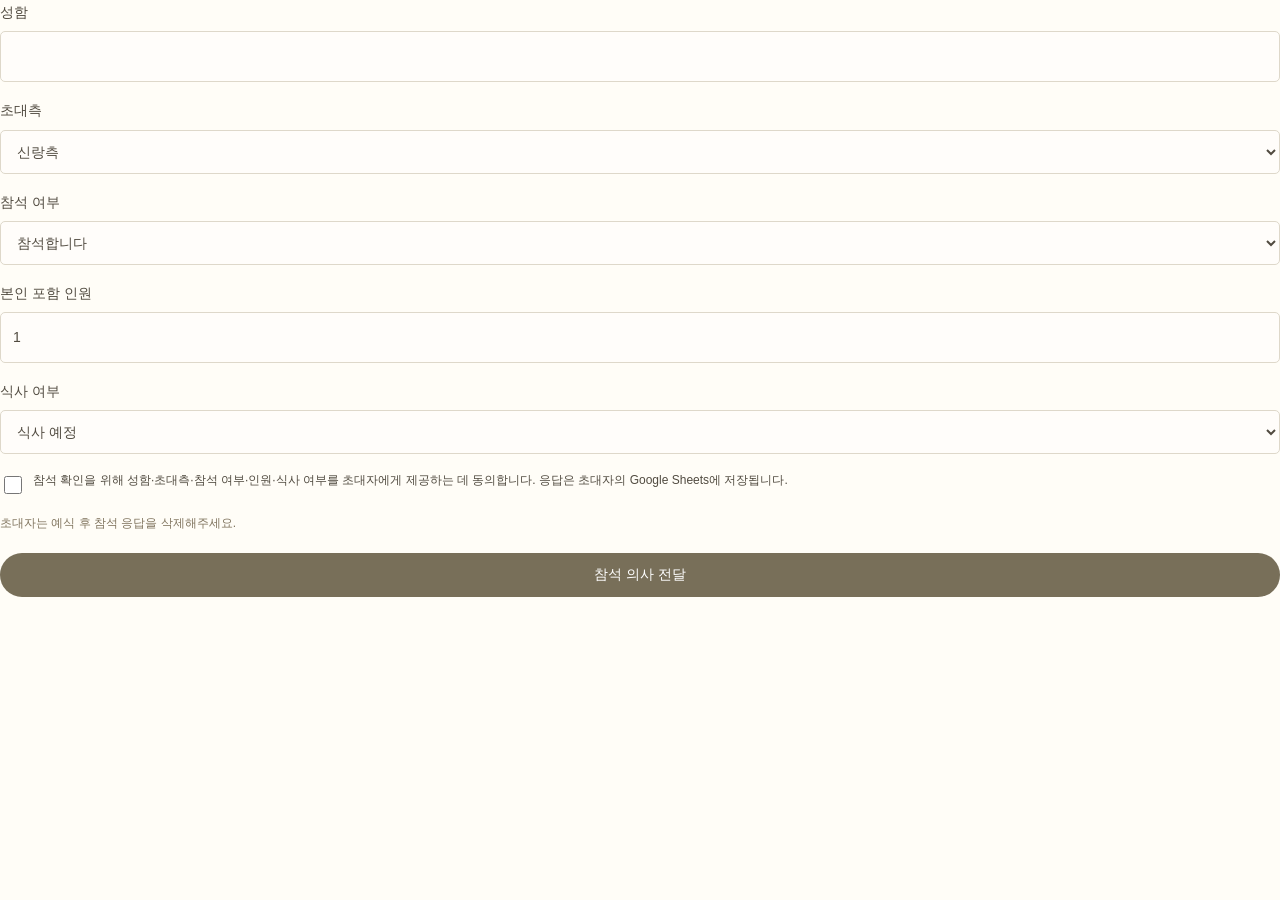
<file: integrations/google-sheets/Form.html>
<!doctype html><html lang="ko"><head><base target="_top"><meta name="viewport" content="width=device-width,initial-scale=1"><style>
*{box-sizing:border-box}body{margin:0;background:#fffdf7;color:#514b40;font-family:Arial,"Apple SD Gothic Neo",sans-serif;font-size:14px}label{display:block;margin-bottom:16px;line-height:1.8}input,select,button{font:inherit;width:100%;padding:12px;margin-top:6px;border:1px solid #ded8ca;border-radius:5px;color:inherit;background:#fffdfa;min-height:44px}input:focus,select:focus{outline:2px solid #b8aa8b}button{cursor:pointer;background:#786f59;color:#fff;border:0;border-radius:25px}button:disabled{opacity:.5}.consent{display:flex;align-items:flex-start;font-size:12px;gap:8px}.consent input{width:18px;min-height:18px;flex:none}.note{font-size:12px;color:#81755f;line-height:1.8}.trap{position:absolute;left:-9999px}#status{font-size:14px;line-height:1.8}#done{padding:40px 15px;text-align:center;line-height:2}h2{font-size:22px;font-weight:400}
</style></head><body><form id="form">
<label>성함<input name="name" required maxlength="40" autocomplete="name"></label><label>초대측<select name="side"><option value="groom">신랑측</option><option value="bride">신부측</option></select></label><label>참석 여부<select name="attending" id="attending"><option value="yes">참석합니다</option><option value="no">마음으로 축하합니다</option></select></label><label>본인 포함 인원<input name="guests" id="guests" type="number" min="1" max="10" value="1" required></label><label>식사 여부<select name="meal" id="meal"><option value="yes">식사 예정</option><option value="no">식사하지 않음</option></select></label><label class="trap" aria-hidden="true">Website<input name="website" tabindex="-1" autocomplete="off"></label><label class="consent"><input type="checkbox" name="consent" required><span>참석 확인을 위해 성함·초대측·참석 여부·인원·식사 여부를 초대자에게 제공하는 데 동의합니다. 응답은 초대자의 Google Sheets에 저장됩니다.</span></label><p class="note">초대자는 예식 후 참석 응답을 삭제해주세요.</p><button id="submit">참석 의사 전달</button><p id="status" role="status"></p></form><section id="done" hidden><h2>소중한 답변을 전했어요.</h2><p>함께해 주셔서 감사합니다.<br>창을 닫고 청첩장을 이어서 보세요.</p></section>
<script>
const form=document.getElementById('form'),button=document.getElementById('submit'),status=document.getElementById('status');
const requestId=crypto.randomUUID();
document.getElementById('attending').onchange=function(){const no=this.value==='no';document.getElementById('guests').disabled=no;document.getElementById('meal').disabled=no;};
form.onsubmit=function(e){e.preventDefault();button.disabled=true;status.textContent='소중한 답변을 전하는 중이에요…';const d=new FormData(form);const payload={name:d.get('name'),side:d.get('side'),attending:d.get('attending'),guests:Number(d.get('guests')||0),meal:d.get('meal')||'no',consent:d.get('consent')==='on',website:d.get('website'),requestId};
google.script.run.withSuccessHandler(function(result){if(!result||result.ok!==true){status.textContent='접수를 확인하지 못했습니다. 다시 시도해주세요.';button.disabled=false;return;}form.hidden=true;document.getElementById('done').hidden=false;}).withFailureHandler(function(){status.textContent='전달하지 못했습니다. 잠시 후 다시 시도해주세요.';button.disabled=false;}).submitRsvp(payload);
};
</script></body></html>
</file>
